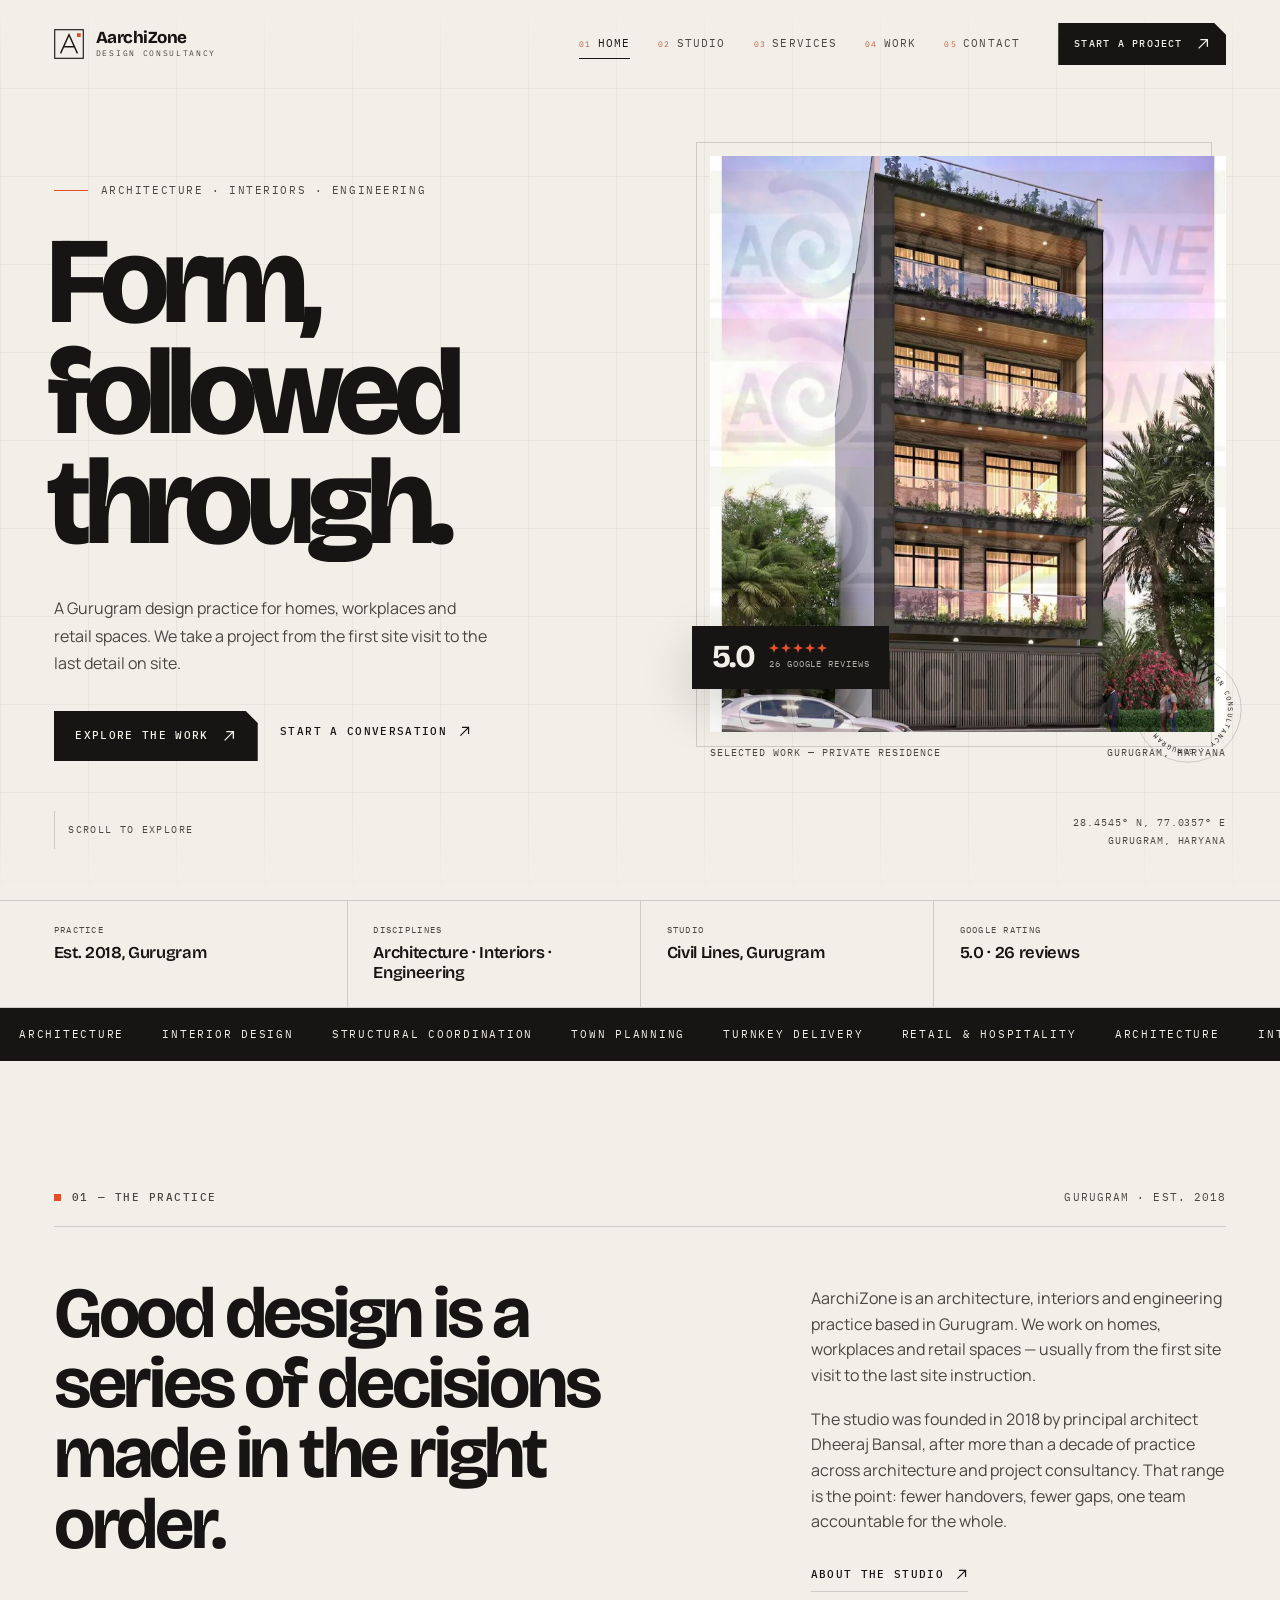
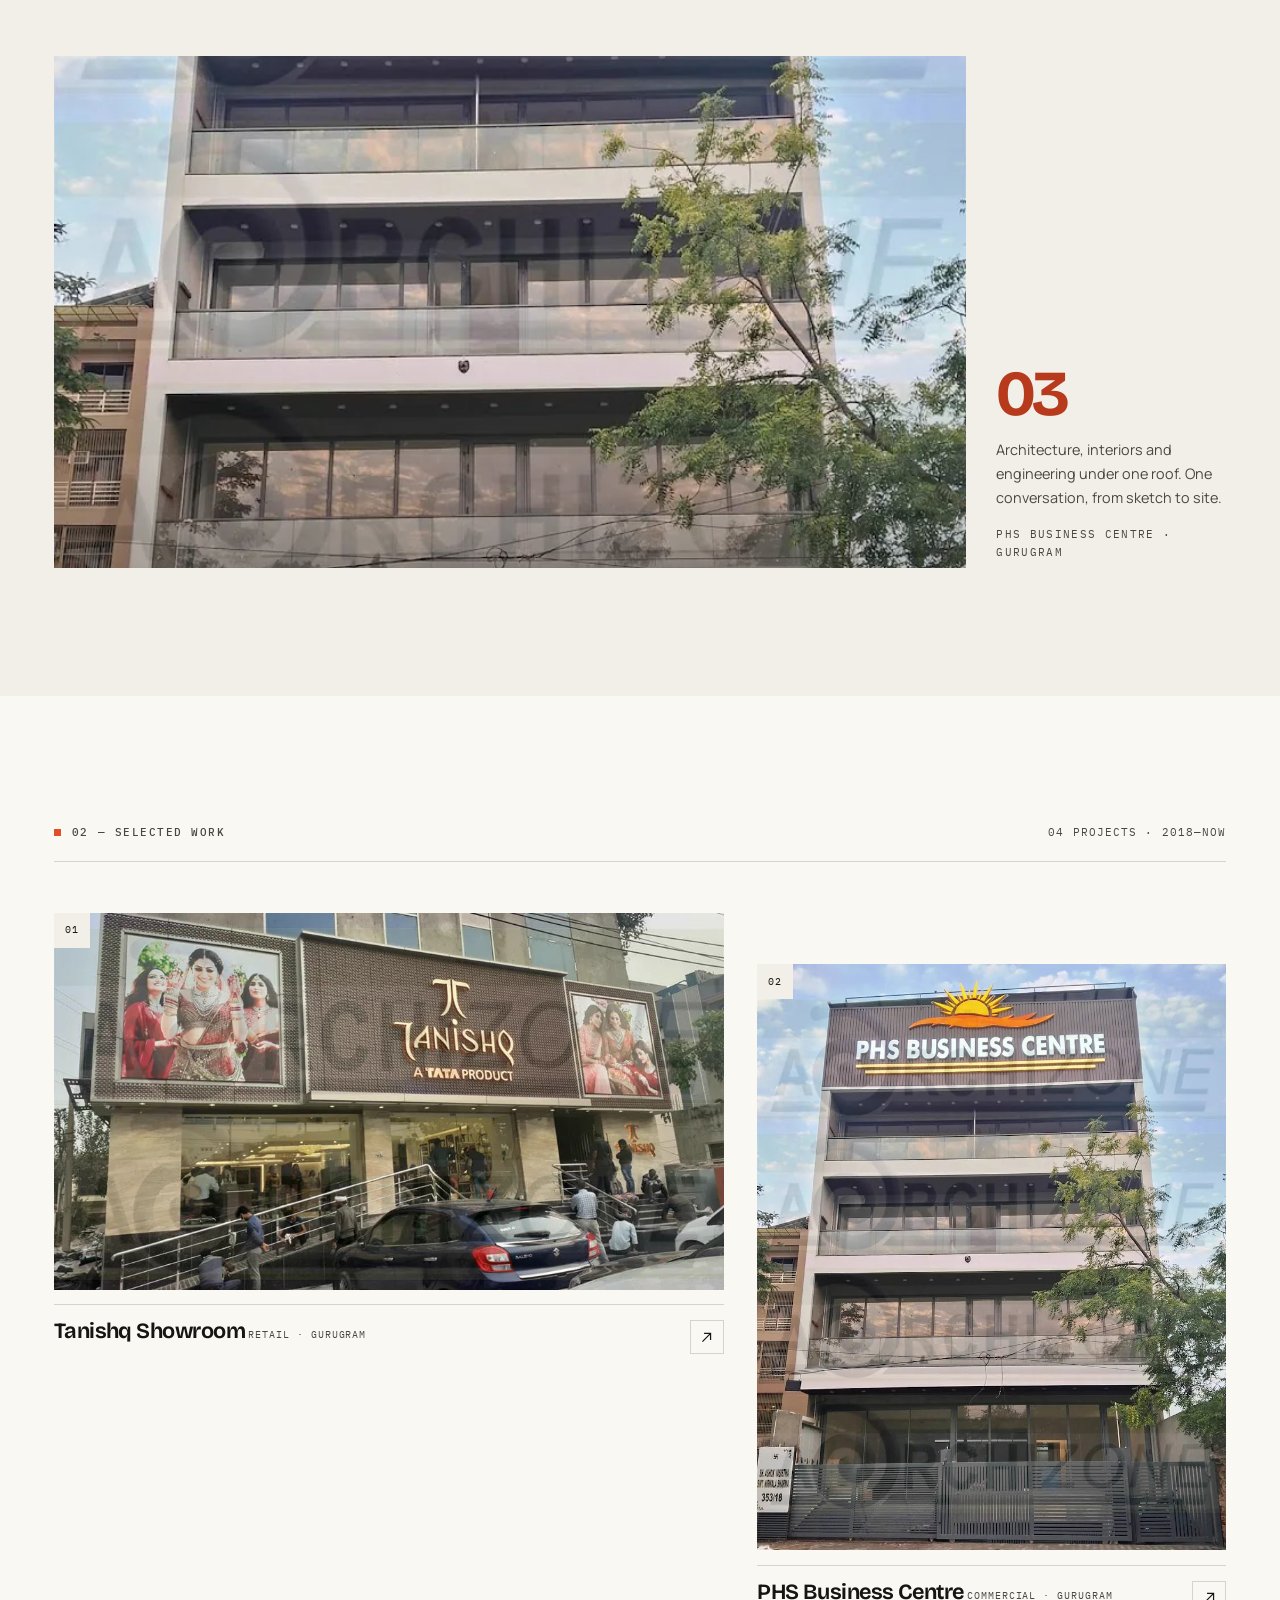
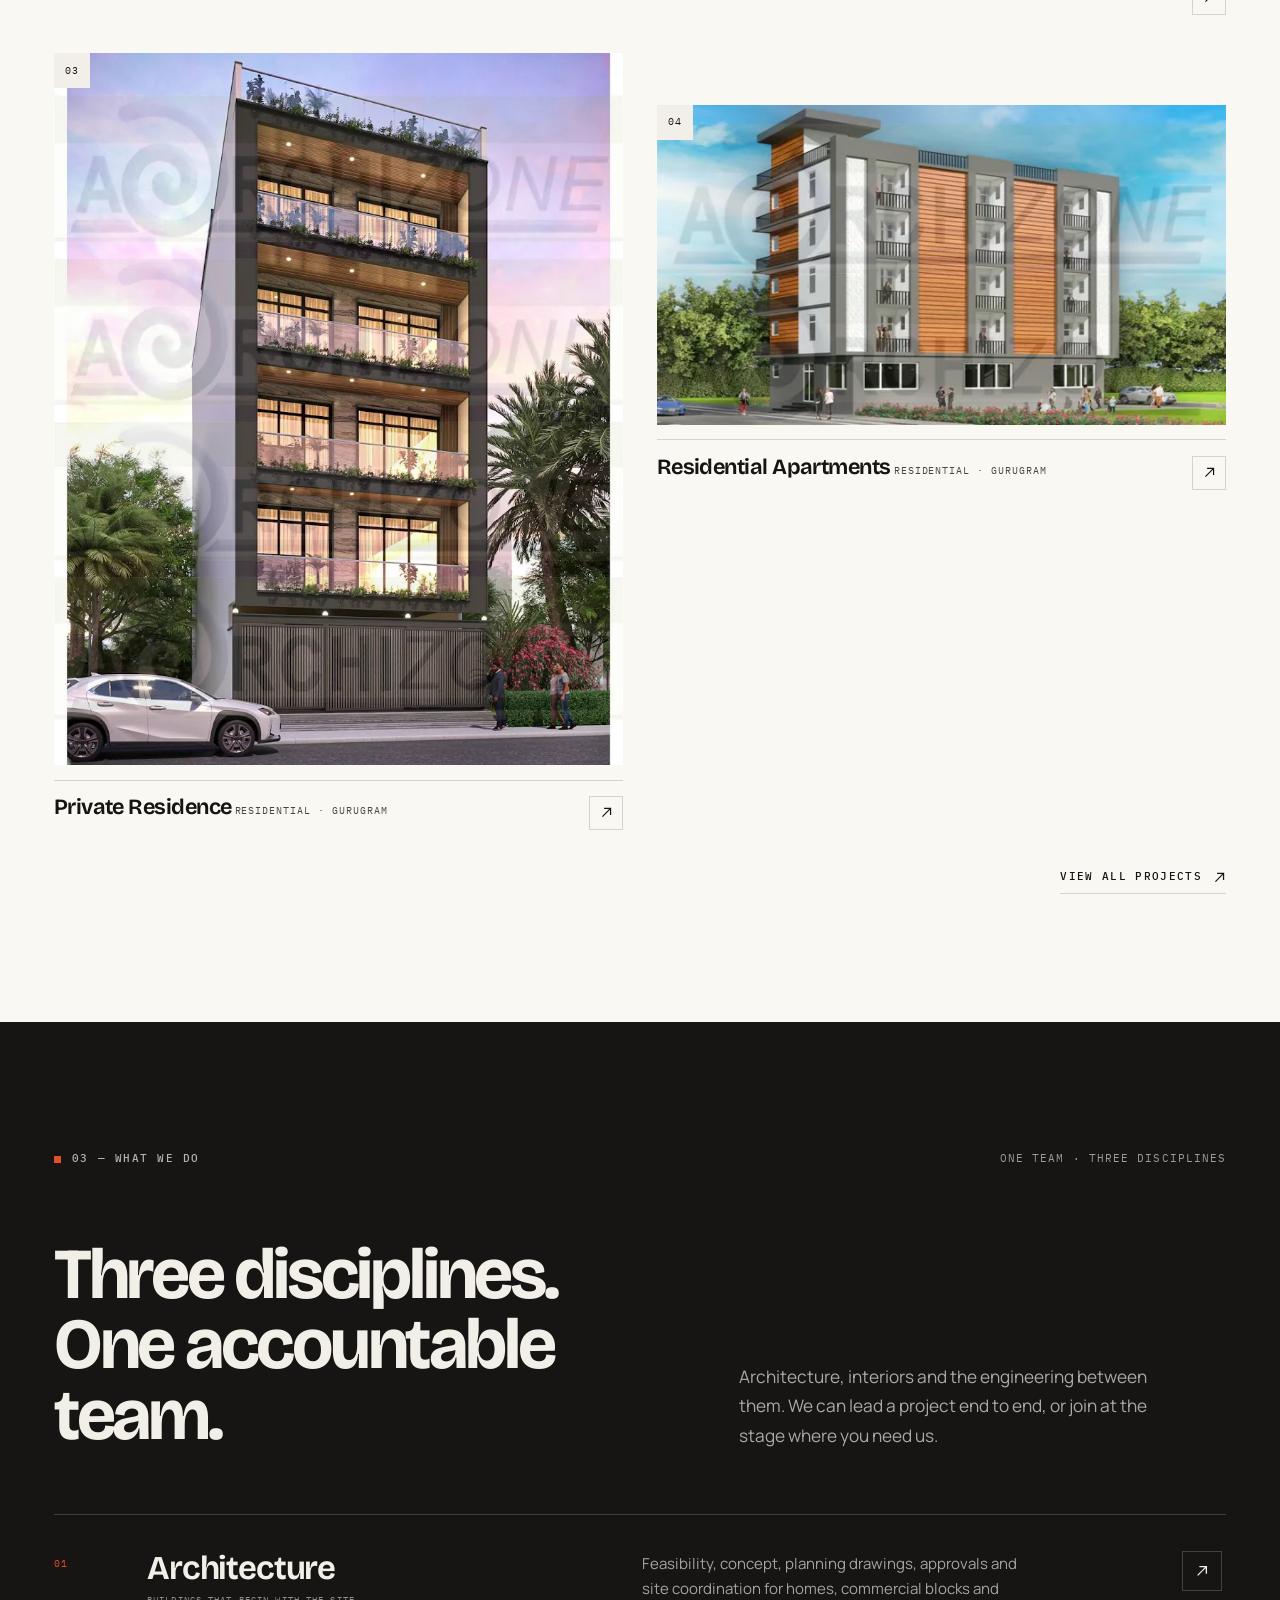
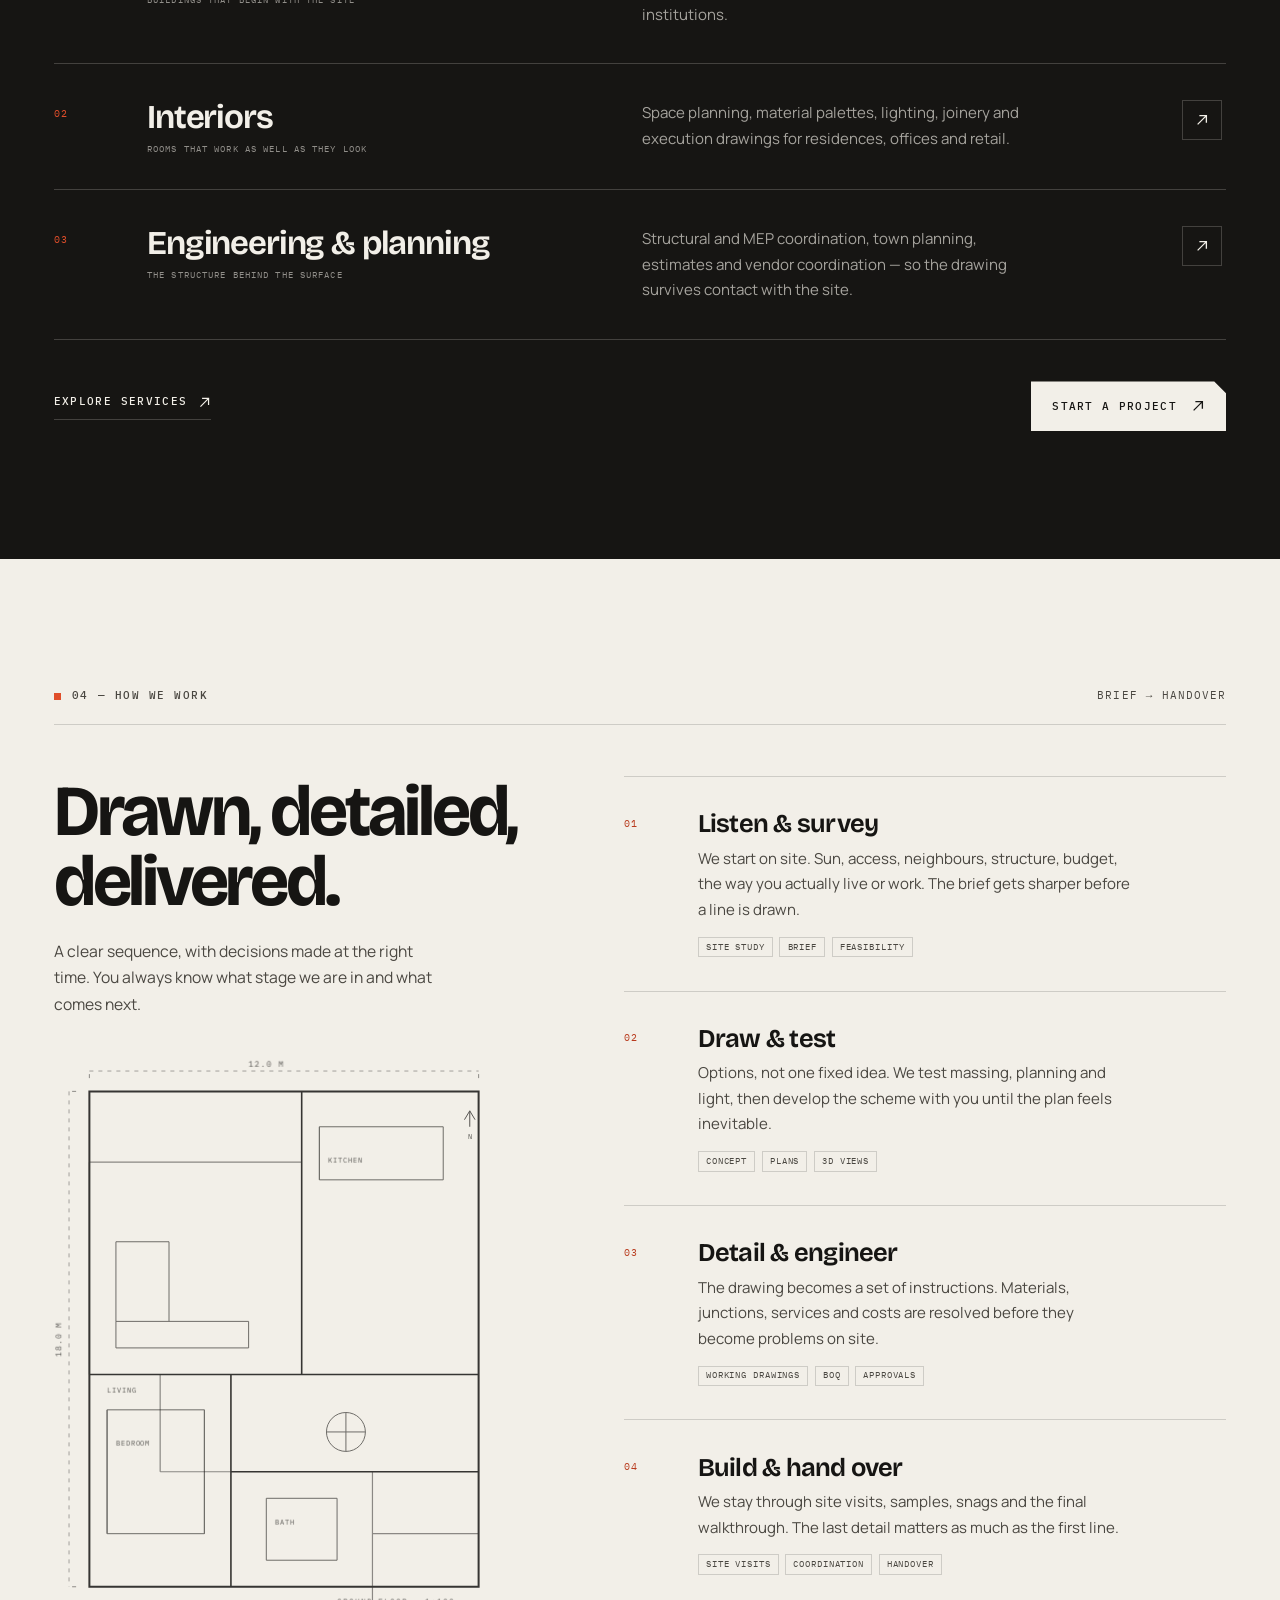
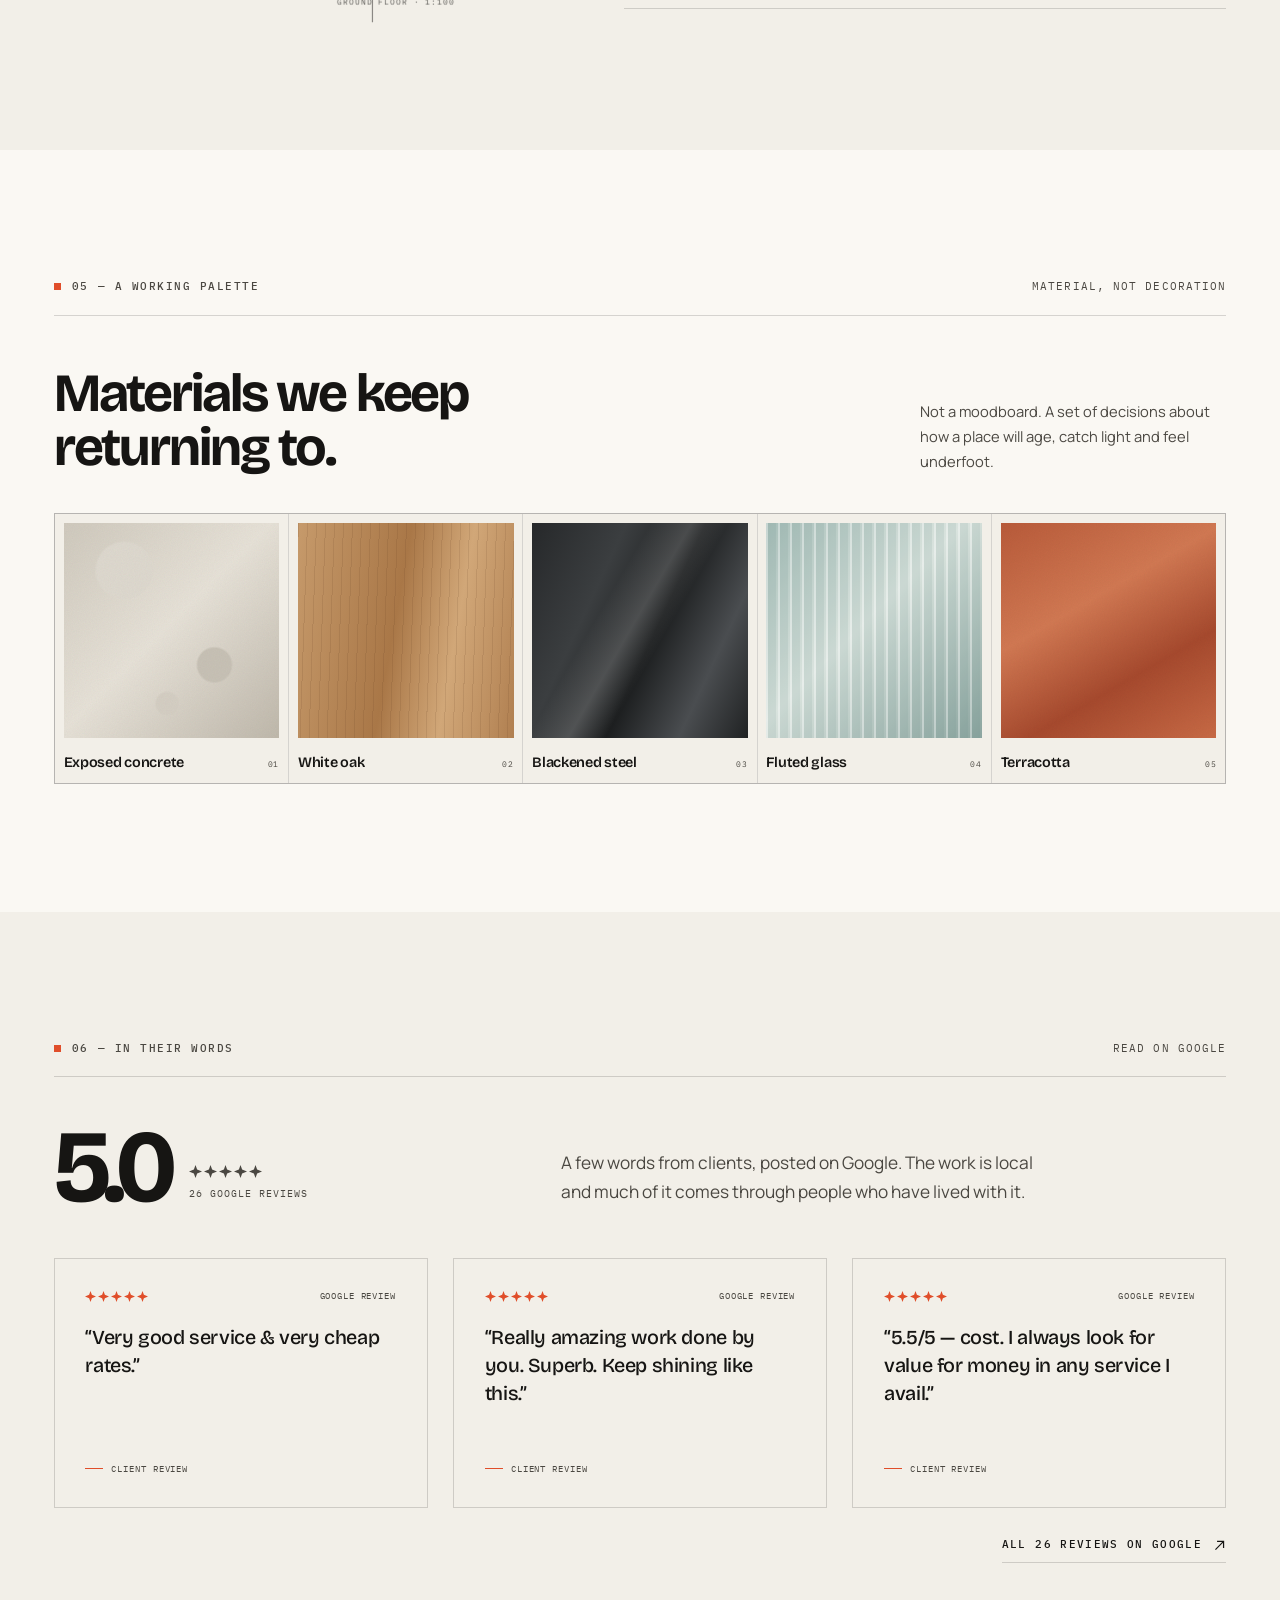
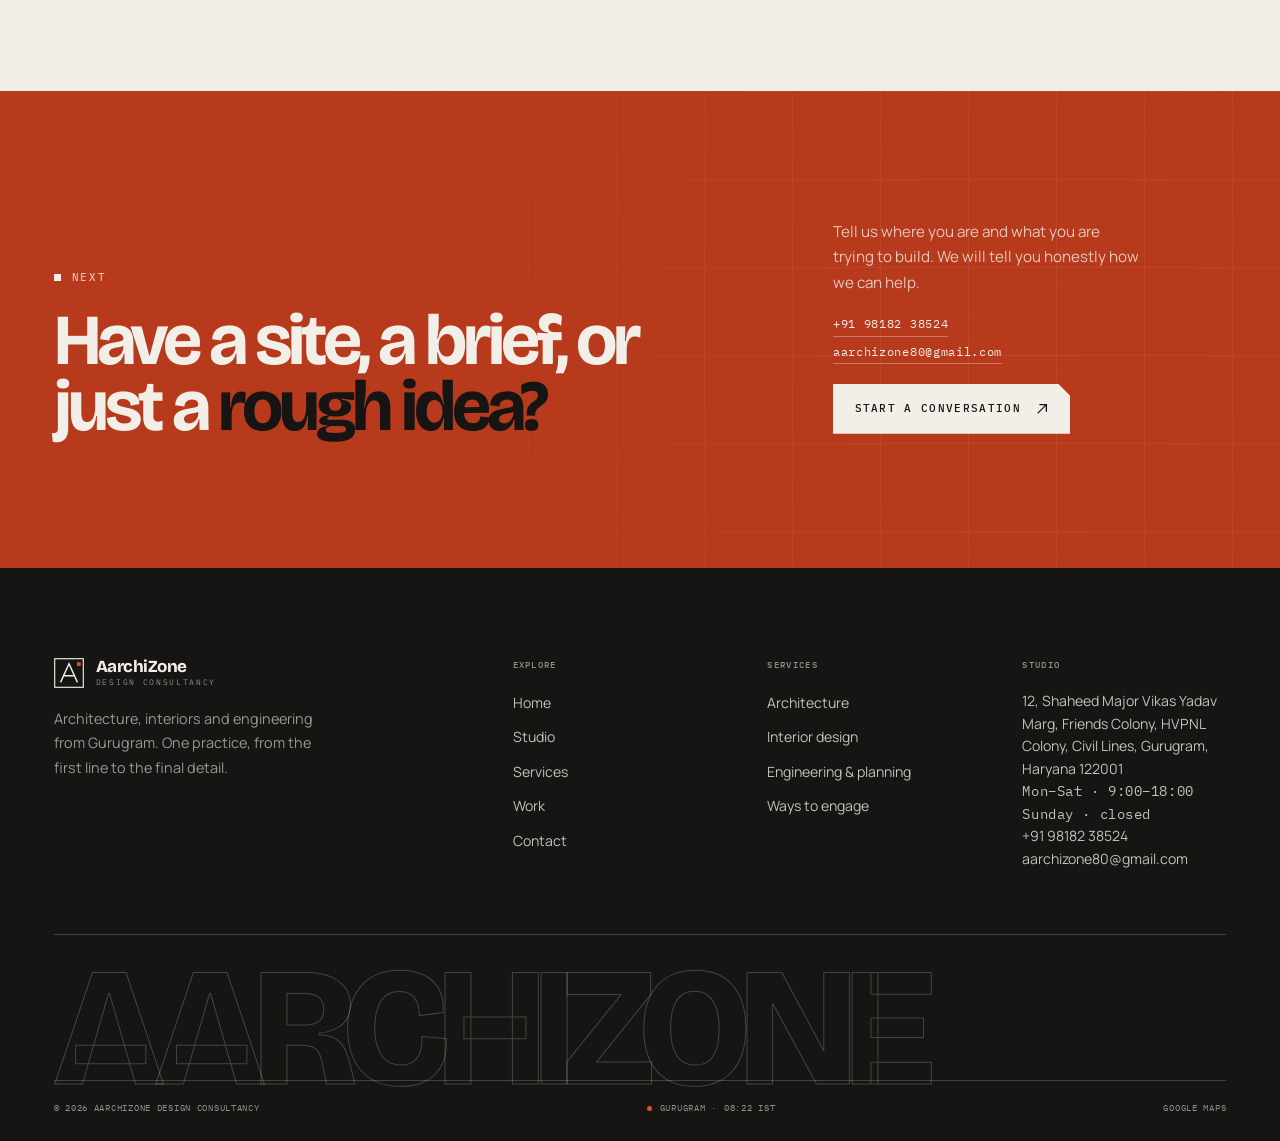
<file: index.html>
<!DOCTYPE html>
<html lang="en">
<head>
  <meta charset="utf-8">
  <meta name="viewport" content="width=device-width, initial-scale=1">
  <title>AarchiZone Design Consultancy — Architecture in Gurugram</title>
  <meta name="description" content="AarchiZone is an architecture, interior design and engineering practice in Gurugram. Residential, commercial and retail work — from first sketch to final detail.">
  <meta name="theme-color" content="#f2efe8">
  <link rel="icon" href="assets/favicon.svg" type="image/svg+xml">
  <link rel="preload" href="assets/fonts/bricolage-grotesque.woff2" as="font" type="font/woff2" crossorigin>
  <link rel="preload" href="assets/fonts/manrope.woff2" as="font" type="font/woff2" crossorigin>
  <link rel="preload" href="assets/fonts/ibm-plex-mono-400.woff2" as="font" type="font/woff2" crossorigin>
  <link rel="preload" href="assets/img/project-residence.webp" as="image" fetchpriority="high">
  <link rel="stylesheet" href="css/style.css">
  <meta property="og:type" content="website">
  <meta property="og:title" content="AarchiZone Design Consultancy — Architecture, Interiors &amp; Engineering">
  <meta property="og:description" content="A Gurugram design practice working across architecture, interiors and engineering — from the first line to the last detail.">
  <meta property="og:image" content="assets/img/og-cover.webp">
  <meta property="og:image:alt" content="A contemporary residence at dusk with planted balconies, designed by AarchiZone.">
  <meta name="twitter:card" content="summary_large_image">
  <!-- Add canonical + absolute og:url once the production domain is connected. -->
  <script>document.documentElement.classList.add("js");</script>
  <script type="application/ld+json">
  {
    "@context": "https://schema.org",
    "@type": "ProfessionalService",
    "name": "AarchiZone Design Consultancy",
    "description": "Architecture, interior design, engineering and town planning practice in Gurugram, Haryana.",
    "telephone": "+91-98182-38524",
    "email": "aarchizone80@gmail.com",
    "foundingDate": "2018",
    "founder": {
      "@type": "Person",
      "name": "Dheeraj Bansal",
      "jobTitle": "Principal Architect"
    },
    "address": {
      "@type": "PostalAddress",
      "streetAddress": "12, Shaheed Major Vikas Yadav Marg, Friends Colony, HVPNL Colony, Civil Lines",
      "addressLocality": "Gurugram",
      "addressRegion": "Haryana",
      "postalCode": "122001",
      "addressCountry": "IN"
    },
    "geo": {
      "@type": "GeoCoordinates",
      "latitude": 28.4545296,
      "longitude": 77.0357048
    },
    "openingHoursSpecification": [
      {
        "@type": "OpeningHoursSpecification",
        "dayOfWeek": ["Monday", "Tuesday", "Wednesday", "Thursday", "Friday", "Saturday"],
        "opens": "09:00",
        "closes": "18:00"
      }
    ],
    "areaServed": "Gurugram",
    "knowsAbout": ["Architecture", "Interior Design", "Structural Coordination", "Town Planning"],
    "sameAs": ["https://maps.app.goo.gl/5RbaZ3eTJ1Ez8fLD9"]
  }
  </script>
</head>
<body data-page="home">
  <a class="skip-link" href="#main">Skip to content</a>
  <div class="scroll-progress" aria-hidden="true"><span></span></div>

  <header class="site-header" data-header>
    <div class="header-inner container">
      <a class="brand" href="index.html" aria-label="AarchiZone Design Consultancy — home">
        <svg class="brand-mark" viewBox="0 0 32 32" aria-hidden="true" fill="none">
          <rect x="0.75" y="0.75" width="30.5" height="30.5" stroke="currentColor" stroke-width="1.2"/>
          <path d="M7 26 16 6l9 20M11 19h10" stroke="currentColor" stroke-width="1.5"/>
          <rect x="24.5" y="4.5" width="4" height="4" fill="#e04e2a"/>
        </svg>
        <span class="brand-text">
          <span class="brand-name">AarchiZone</span>
          <span class="brand-sub">Design Consultancy</span>
        </span>
      </a>
      <nav class="desktop-nav" aria-label="Primary">
        <a href="index.html" data-nav="home"><span>01</span>Home</a>
        <a href="about.html" data-nav="about"><span>02</span>Studio</a>
        <a href="services.html" data-nav="services"><span>03</span>Services</a>
        <a href="projects.html" data-nav="projects"><span>04</span>Work</a>
        <a href="contact.html" data-nav="contact"><span>05</span>Contact</a>
      </nav>
      <a class="btn btn--sm header-cta" href="contact.html">Start a project
        <svg viewBox="0 0 16 16" fill="none" aria-hidden="true"><path d="M3 13 13 3M5 3h8v8" stroke="currentColor" stroke-width="1.5"/></svg>
      </a>
      <button class="menu-toggle" type="button" aria-expanded="false" aria-controls="mobile-menu" aria-label="Open menu" data-menu-toggle>
        <span></span><span></span><span></span>
      </button>
    </div>
  </header>

  <div class="mobile-menu" id="mobile-menu" data-menu>
    <nav class="mobile-menu__nav" aria-label="Mobile">
      <a href="index.html" data-nav="home"><span>01</span>Home</a>
      <a href="about.html" data-nav="about"><span>02</span>Studio</a>
      <a href="services.html" data-nav="services"><span>03</span>Services</a>
      <a href="projects.html" data-nav="projects"><span>04</span>Work</a>
      <a href="contact.html" data-nav="contact"><span>05</span>Contact</a>
    </nav>
    <div class="mobile-menu__foot">
      <a href="tel:+919818238524">+91&nbsp;98182&nbsp;38524</a>
      <a href="mailto:aarchizone80@gmail.com">aarchizone80@gmail.com</a>
      <span>Gurugram, Haryana</span>
    </div>
  </div>

  <main id="main">
    <section class="hero" data-hero>
      <div class="grid-lines" aria-hidden="true"></div>
      <div class="container hero-inner">
        <div class="hero-copy">
          <p class="eyebrow">Architecture · Interiors · Engineering</p>
          <h1 class="hero-title">
            <span class="line"><span>Form,</span></span>
            <span class="line"><span>followed</span></span>
            <span class="line"><span>through.</span></span>
          </h1>
          <p class="hero-lede">A Gurugram design practice for homes, workplaces and retail spaces. We take a project from the first site visit to the last detail on site.</p>
          <div class="hero-actions">
            <a class="btn" href="projects.html">Explore the work
              <svg viewBox="0 0 16 16" fill="none" aria-hidden="true"><path d="M3 13 13 3M5 3h8v8" stroke="currentColor" stroke-width="1.5"/></svg>
            </a>
            <a class="text-link" href="contact.html">Start a conversation
              <svg viewBox="0 0 16 16" fill="none" aria-hidden="true"><path d="M3 13 13 3M5 3h8v8" stroke="currentColor" stroke-width="1.5"/></svg>
            </a>
          </div>
        </div>

        <div class="hero-visual">
          <figure class="hero-figure">
            <img src="assets/img/project-residence.webp" alt="Contemporary residence at dusk with stacked planted balconies and floor-to-ceiling glazing." width="800" height="1000" fetchpriority="high" decoding="async" data-hero-img>
            <figcaption>
              <span>Selected work — Private residence</span>
              <span>Gurugram, Haryana</span>
            </figcaption>
          </figure>
          <div class="hero-badge">
            <span class="hero-badge__num">5.0</span>
            <span class="hero-badge__meta">
              <span class="stars" role="img" aria-label="Rated 5 out of 5 stars">
                <svg viewBox="0 0 12 12" aria-hidden="true"><path d="M6 0l1.5 4.2L12 6 7.5 7.8 6 12 4.5 7.8 0 6l4.5-1.8z"/></svg>
                <svg viewBox="0 0 12 12" aria-hidden="true"><path d="M6 0l1.5 4.2L12 6 7.5 7.8 6 12 4.5 7.8 0 6l4.5-1.8z"/></svg>
                <svg viewBox="0 0 12 12" aria-hidden="true"><path d="M6 0l1.5 4.2L12 6 7.5 7.8 6 12 4.5 7.8 0 6l4.5-1.8z"/></svg>
                <svg viewBox="0 0 12 12" aria-hidden="true"><path d="M6 0l1.5 4.2L12 6 7.5 7.8 6 12 4.5 7.8 0 6l4.5-1.8z"/></svg>
                <svg viewBox="0 0 12 12" aria-hidden="true"><path d="M6 0l1.5 4.2L12 6 7.5 7.8 6 12 4.5 7.8 0 6l4.5-1.8z"/></svg>
              </span>
              <span>26 Google reviews</span>
            </span>
          </div>
          <div class="hero-stamp" aria-hidden="true">
            <svg viewBox="0 0 120 120">
              <defs><path id="stampCircle" d="M60,60 m-43,0 a43,43 0 1,1 86,0 a43,43 0 1,1 -86,0"/></defs>
              <circle cx="60" cy="60" r="57" fill="none" stroke="currentColor" stroke-width="0.6" opacity="0.3"/>
              <text font-family="IBM Plex Mono, monospace" font-size="7.2" letter-spacing="1.5" fill="currentColor">
                <textPath href="#stampCircle">AARCHIZONE · DESIGN CONSULTANCY · GURUGRAM ·</textPath>
              </text>
              <path d="M60 50v20M50 60h20" stroke="currentColor" stroke-width="0.8"/>
              <circle cx="60" cy="60" r="4" fill="none" stroke="currentColor" stroke-width="0.8"/>
            </svg>
          </div>
        </div>
      </div>

      <div class="hero-foot container">
        <a class="hero-scroll" href="#practice">
          <span class="hero-scroll__line" aria-hidden="true"></span>
          Scroll to explore
        </a>
        <p class="hero-coords">28.4545° N, 77.0357° E<br>Gurugram, Haryana</p>
      </div>
    </section>

    <div class="fact-band">
      <div class="container fact-grid">
        <div class="fact">
          <span class="fact-k">Practice</span>
          <span class="fact-v">Est. 2018, Gurugram</span>
        </div>
        <div class="fact">
          <span class="fact-k">Disciplines</span>
          <span class="fact-v">Architecture · Interiors · Engineering</span>
        </div>
        <div class="fact">
          <span class="fact-k">Studio</span>
          <span class="fact-v">Civil Lines, Gurugram</span>
        </div>
        <div class="fact">
          <span class="fact-k">Google rating</span>
          <span class="fact-v">5.0 · 26 reviews</span>
        </div>
      </div>
    </div>

    <div class="marquee" aria-hidden="true">
      <div class="marquee__track">
        <div class="marquee__group">
          <span class="marquee__item">Architecture</span>
          <span class="marquee__item">Interior design</span>
          <span class="marquee__item">Structural coordination</span>
          <span class="marquee__item">Town planning</span>
          <span class="marquee__item">Turnkey delivery</span>
          <span class="marquee__item">Retail &amp; hospitality</span>
        </div>
        <div class="marquee__group">
          <span class="marquee__item">Architecture</span>
          <span class="marquee__item">Interior design</span>
          <span class="marquee__item">Structural coordination</span>
          <span class="marquee__item">Town planning</span>
          <span class="marquee__item">Turnkey delivery</span>
          <span class="marquee__item">Retail &amp; hospitality</span>
        </div>
      </div>
    </div>

    <section class="section" id="practice">
      <div class="container">
        <div class="section-head">
          <span class="label">01 — The practice</span>
          <span class="section-head__right">Gurugram · Est. 2018</span>
        </div>
        <div class="manifesto-grid">
          <h2 class="display" data-reveal>Good design is a series of decisions made in the right order.</h2>
          <div class="manifesto-copy" data-reveal style="--delay:.1s">
            <p>AarchiZone is an architecture, interiors and engineering practice based in Gurugram. We work on homes, workplaces and retail spaces — usually from the first site visit to the last site instruction.</p>
            <p>The studio was founded in 2018 by principal architect Dheeraj Bansal, after more than a decade of practice across architecture and project consultancy. That range is the point: fewer handovers, fewer gaps, one team accountable for the whole.</p>
            <a class="text-link" href="about.html">About the studio
              <svg viewBox="0 0 16 16" fill="none" aria-hidden="true"><path d="M3 13 13 3M5 3h8v8" stroke="currentColor" stroke-width="1.5"/></svg>
            </a>
          </div>
        </div>
        <div class="manifesto-media">
          <figure data-reveal="clip">
            <img src="assets/img/project-phs.webp" alt="PHS Business Centre, a five-storey commercial building with glass balconies and dark louvre cladding." width="800" height="1000" loading="lazy" decoding="async">
            <span class="reveal-curtain" aria-hidden="true"></span>
          </figure>
          <div class="media-note" data-reveal style="--delay:.1s">
            <div class="media-note__num">03</div>
            <p>Architecture, interiors and engineering under one roof. One conversation, from sketch to site.</p>
            <span class="mono">PHS Business Centre · Gurugram</span>
          </div>
        </div>
      </div>
    </section>

    <section class="section section--paper" id="work">
      <div class="container">
        <div class="section-head">
          <span class="label">02 — Selected work</span>
          <span class="section-head__right">04 projects · 2018—now</span>
        </div>
        <div class="work-grid">
          <article class="project-card--wide">
            <button class="project-card" type="button" data-project="tanishq" aria-haspopup="dialog" data-cursor-target>
              <span class="project-card__media">
                <span class="project-card__index">01</span>
                <img src="assets/img/project-tanishq.webp" srcset="assets/img/project-tanishq-640.webp 640w, assets/img/project-tanishq.webp 960w" sizes="(max-width: 720px) 100vw, 58vw" alt="Tanishq showroom facade with a textured stone portal and illuminated brand signage." width="960" height="540" loading="lazy" decoding="async">
              </span>
              <span class="project-card__info">
                <span>
                  <span class="project-card__title">Tanishq Showroom</span>
                  <span class="project-card__meta">Retail · Gurugram</span>
                </span>
                <span class="project-card__arrow" aria-hidden="true">
                  <svg viewBox="0 0 16 16" fill="none"><path d="M3 13 13 3M5 3h8v8" stroke="currentColor" stroke-width="1.5"/></svg>
                </span>
              </span>
            </button>
          </article>

          <article class="project-card--narrow project-card--offset">
            <button class="project-card" type="button" data-project="phs" aria-haspopup="dialog" data-cursor-target>
              <span class="project-card__media">
                <span class="project-card__index">02</span>
                <img src="assets/img/project-phs.webp" srcset="assets/img/project-phs-640.webp 640w, assets/img/project-phs.webp 800w" sizes="(max-width: 720px) 100vw, 40vw" alt="PHS Business Centre, a five-storey commercial building with glass balconies and dark louvre cladding." width="800" height="1000" loading="lazy" decoding="async">
              </span>
              <span class="project-card__info">
                <span>
                  <span class="project-card__title">PHS Business Centre</span>
                  <span class="project-card__meta">Commercial · Gurugram</span>
                </span>
                <span class="project-card__arrow" aria-hidden="true">
                  <svg viewBox="0 0 16 16" fill="none"><path d="M3 13 13 3M5 3h8v8" stroke="currentColor" stroke-width="1.5"/></svg>
                </span>
              </span>
            </button>
          </article>

          <article class="project-card--half">
            <button class="project-card" type="button" data-project="residence" aria-haspopup="dialog" data-cursor-target>
              <span class="project-card__media">
                <span class="project-card__index">03</span>
                <img src="assets/img/project-residence.webp" srcset="assets/img/project-residence-640.webp 640w, assets/img/project-residence.webp 800w" sizes="(max-width: 720px) 100vw, 48vw" alt="Contemporary residence at dusk with stacked planted balconies and floor-to-ceiling glazing." width="800" height="1000" loading="lazy" decoding="async">
              </span>
              <span class="project-card__info">
                <span>
                  <span class="project-card__title">Private Residence</span>
                  <span class="project-card__meta">Residential · Gurugram</span>
                </span>
                <span class="project-card__arrow" aria-hidden="true">
                  <svg viewBox="0 0 16 16" fill="none"><path d="M3 13 13 3M5 3h8v8" stroke="currentColor" stroke-width="1.5"/></svg>
                </span>
              </span>
            </button>
          </article>

          <article class="project-card--half project-card--landscape project-card--offset">
            <button class="project-card" type="button" data-project="apartments" aria-haspopup="dialog" data-cursor-target>
              <span class="project-card__media">
                <span class="project-card__index">04</span>
                <img src="assets/img/project-apartments.webp" srcset="assets/img/project-apartments-640.webp 640w, assets/img/project-apartments.webp 960w" sizes="(max-width: 720px) 100vw, 48vw" alt="Five-storey residential building with orange louvre panels, white bays and recessed balconies." width="960" height="540" loading="lazy" decoding="async">
              </span>
              <span class="project-card__info">
                <span>
                  <span class="project-card__title">Residential Apartments</span>
                  <span class="project-card__meta">Residential · Gurugram</span>
                </span>
                <span class="project-card__arrow" aria-hidden="true">
                  <svg viewBox="0 0 16 16" fill="none"><path d="M3 13 13 3M5 3h8v8" stroke="currentColor" stroke-width="1.5"/></svg>
                </span>
              </span>
            </button>
          </article>
        </div>
        <div class="work-foot">
          <a class="text-link" href="projects.html">View all projects
            <svg viewBox="0 0 16 16" fill="none" aria-hidden="true"><path d="M3 13 13 3M5 3h8v8" stroke="currentColor" stroke-width="1.5"/></svg>
          </a>
        </div>
      </div>
    </section>

    <section class="section services-dark" id="services">
      <div class="container">
        <div class="section-head">
          <span class="label label--light">03 — What we do</span>
          <span class="section-head__right">One team · Three disciplines</span>
        </div>
        <div class="services-intro">
          <h2 class="display" data-reveal>Three disciplines. One accountable team.</h2>
          <p class="lede" data-reveal style="--delay:.1s">Architecture, interiors and the engineering between them. We can lead a project end to end, or join at the stage where you need us.</p>
        </div>
        <div class="service-list-wrap">
          <a class="service-row" href="services.html#architecture">
            <span class="service-row__num">01</span>
            <span class="service-row__title">Architecture<span>Buildings that begin with the site</span></span>
            <span class="service-row__desc">Feasibility, concept, planning drawings, approvals and site coordination for homes, commercial blocks and institutions.</span>
            <span class="service-row__arrow" aria-hidden="true">
              <svg viewBox="0 0 16 16" fill="none"><path d="M3 13 13 3M5 3h8v8" stroke="currentColor" stroke-width="1.5"/></svg>
            </span>
          </a>
          <a class="service-row" href="services.html#interiors">
            <span class="service-row__num">02</span>
            <span class="service-row__title">Interiors<span>Rooms that work as well as they look</span></span>
            <span class="service-row__desc">Space planning, material palettes, lighting, joinery and execution drawings for residences, offices and retail.</span>
            <span class="service-row__arrow" aria-hidden="true">
              <svg viewBox="0 0 16 16" fill="none"><path d="M3 13 13 3M5 3h8v8" stroke="currentColor" stroke-width="1.5"/></svg>
            </span>
          </a>
          <a class="service-row" href="services.html#engineering">
            <span class="service-row__num">03</span>
            <span class="service-row__title">Engineering &amp; planning<span>The structure behind the surface</span></span>
            <span class="service-row__desc">Structural and MEP coordination, town planning, estimates and vendor coordination — so the drawing survives contact with the site.</span>
            <span class="service-row__arrow" aria-hidden="true">
              <svg viewBox="0 0 16 16" fill="none"><path d="M3 13 13 3M5 3h8v8" stroke="currentColor" stroke-width="1.5"/></svg>
            </span>
          </a>
        </div>
        <div class="services-foot">
          <a class="text-link text-link--light" href="services.html">Explore services
            <svg viewBox="0 0 16 16" fill="none" aria-hidden="true"><path d="M3 13 13 3M5 3h8v8" stroke="currentColor" stroke-width="1.5"/></svg>
          </a>
          <a class="btn btn--light" href="contact.html">Start a project
            <svg viewBox="0 0 16 16" fill="none" aria-hidden="true"><path d="M3 13 13 3M5 3h8v8" stroke="currentColor" stroke-width="1.5"/></svg>
          </a>
        </div>
      </div>
    </section>

    <section class="section" id="process">
      <div class="container">
        <div class="section-head">
          <span class="label">04 — How we work</span>
          <span class="section-head__right">Brief → handover</span>
        </div>
        <div class="process-grid">
          <div class="process-sticky">
            <h2 class="display" data-reveal>Drawn, detailed, delivered.</h2>
            <p class="lede" data-reveal style="--delay:.1s">A clear sequence, with decisions made at the right time. You always know what stage we are in and what comes next.</p>
            <div class="plan" data-plan aria-hidden="true">
              <svg viewBox="0 0 520 640" fill="none" stroke="currentColor">
                <g opacity="0.85">
                  <path class="draw" style="--i:0" pathLength="1" d="M40 40h440v560H40z" stroke-width="2"/>
                  <path class="draw" style="--i:1" pathLength="1" d="M280 40v320M40 360h440M200 360v240M200 470h280" stroke-width="1.6"/>
                  <path class="draw" style="--i:2" pathLength="1" d="M40 120h240M40 120v240" stroke-width="1.2" opacity="0.55"/>
                  <path class="draw" style="--i:3" pathLength="1" d="M120 360v110M120 470h80" stroke-width="1.2" opacity="0.55"/>
                  <path class="draw" style="--i:4" pathLength="1" d="M360 470v170M360 540h120" stroke-width="1.2" opacity="0.55"/>
                </g>
                <g opacity="0.6">
                  <path class="draw" style="--i:5" pathLength="1" d="M70 300h150v30H70zM70 300v-90h60v90" stroke-width="1"/>
                  <path class="draw" style="--i:6" pathLength="1" d="M300 80h140v60H300zM300 80v60" stroke-width="1"/>
                  <path class="draw" style="--i:7" pathLength="1" d="M60 400h110v140H60zM60 400v140M170 400v140" stroke-width="1"/>
                  <path class="draw" style="--i:8" pathLength="1" d="M240 500h80v70h-80z" stroke-width="1"/>
                  <circle class="draw" style="--i:9" pathLength="1" cx="330" cy="425" r="22" stroke-width="1"/>
                  <path class="draw" style="--i:10" pathLength="1" d="M330 403v44M308 425h44" stroke-width="1"/>
                </g>
                <g opacity="0.45" stroke-dasharray="4 5">
                  <path d="M40 25v-8M480 25v-8M25 40h-8M25 600h-8" stroke-width="1"/>
                  <path d="M40 17h440M17 40v560" stroke-width="0.8"/>
                </g>
                <g font-family="IBM Plex Mono, monospace" fill="currentColor" stroke="none" opacity="0.7">
                  <text x="240" y="12" font-size="9" text-anchor="middle" letter-spacing="1">12.0 M</text>
                  <text x="8" y="320" font-size="9" text-anchor="middle" letter-spacing="1" transform="rotate(-90 8 320)">18.0 M</text>
                  <text x="320" y="620" font-size="9" letter-spacing="1">GROUND FLOOR · 1:100</text>
                  <text x="60" y="380" font-size="8" letter-spacing="1">LIVING</text>
                  <text x="310" y="120" font-size="8" letter-spacing="1">KITCHEN</text>
                  <text x="70" y="440" font-size="8" letter-spacing="1">BEDROOM</text>
                  <text x="250" y="530" font-size="8" letter-spacing="1">BATH</text>
                </g>
                <g opacity="0.7">
                  <path d="M470 80v-18M470 62l-6 10M470 62l6 10" stroke-width="1"/>
                  <text x="470" y="94" font-family="IBM Plex Mono, monospace" font-size="8" text-anchor="middle" fill="currentColor" stroke="none">N</text>
                </g>
              </svg>
            </div>
          </div>
          <div class="process-steps">
            <article class="process-step" data-reveal>
              <span class="process-step__num">01</span>
              <div>
                <h3 class="process-step__title">Listen &amp; survey</h3>
                <p class="process-step__copy">We start on site. Sun, access, neighbours, structure, budget, the way you actually live or work. The brief gets sharper before a line is drawn.</p>
                <div class="process-step__tags"><span class="tag">Site study</span><span class="tag">Brief</span><span class="tag">Feasibility</span></div>
              </div>
            </article>
            <article class="process-step" data-reveal>
              <span class="process-step__num">02</span>
              <div>
                <h3 class="process-step__title">Draw &amp; test</h3>
                <p class="process-step__copy">Options, not one fixed idea. We test massing, planning and light, then develop the scheme with you until the plan feels inevitable.</p>
                <div class="process-step__tags"><span class="tag">Concept</span><span class="tag">Plans</span><span class="tag">3D views</span></div>
              </div>
            </article>
            <article class="process-step" data-reveal>
              <span class="process-step__num">03</span>
              <div>
                <h3 class="process-step__title">Detail &amp; engineer</h3>
                <p class="process-step__copy">The drawing becomes a set of instructions. Materials, junctions, services and costs are resolved before they become problems on site.</p>
                <div class="process-step__tags"><span class="tag">Working drawings</span><span class="tag">BOQ</span><span class="tag">Approvals</span></div>
              </div>
            </article>
            <article class="process-step" data-reveal>
              <span class="process-step__num">04</span>
              <div>
                <h3 class="process-step__title">Build &amp; hand over</h3>
                <p class="process-step__copy">We stay through site visits, samples, snags and the final walkthrough. The last detail matters as much as the first line.</p>
                <div class="process-step__tags"><span class="tag">Site visits</span><span class="tag">Coordination</span><span class="tag">Handover</span></div>
              </div>
            </article>
          </div>
        </div>
      </div>
    </section>

    <section class="section section--paper" id="materials">
      <div class="container">
        <div class="section-head">
          <span class="label">05 — A working palette</span>
          <span class="section-head__right">Material, not decoration</span>
        </div>
        <div class="materials-head">
          <h2 class="h2" data-reveal>Materials we keep returning to.</h2>
          <p data-reveal style="--delay:.1s">Not a moodboard. A set of decisions about how a place will age, catch light and feel underfoot.</p>
        </div>
        <div class="material-grid" data-reveal>
          <div class="material">
            <div class="material__swatch swatch-concrete" aria-hidden="true"></div>
            <div class="material__meta"><span class="material__name">Exposed concrete</span><span class="material__num">01</span></div>
          </div>
          <div class="material">
            <div class="material__swatch swatch-oak" aria-hidden="true"></div>
            <div class="material__meta"><span class="material__name">White oak</span><span class="material__num">02</span></div>
          </div>
          <div class="material">
            <div class="material__swatch swatch-steel" aria-hidden="true"></div>
            <div class="material__meta"><span class="material__name">Blackened steel</span><span class="material__num">03</span></div>
          </div>
          <div class="material">
            <div class="material__swatch swatch-glass" aria-hidden="true"></div>
            <div class="material__meta"><span class="material__name">Fluted glass</span><span class="material__num">04</span></div>
          </div>
          <div class="material">
            <div class="material__swatch swatch-terracotta" aria-hidden="true"></div>
            <div class="material__meta"><span class="material__name">Terracotta</span><span class="material__num">05</span></div>
          </div>
        </div>
      </div>
    </section>

    <section class="section" id="reviews">
      <div class="container">
        <div class="section-head">
          <span class="label">06 — In their words</span>
          <a class="section-head__right" href="https://search.google.com/local/reviews?placeid=ChIJl_zpMSUZDTkREICyxFsfy58" target="_blank" rel="noopener">Read on Google</a>
        </div>
        <div class="reviews-top">
          <div class="rating-block" data-reveal>
            <span class="rating-num">5.0</span>
            <span class="rating-meta">
              <span class="stars" role="img" aria-label="Rated 5 out of 5 stars">
                <svg viewBox="0 0 12 12" aria-hidden="true"><path d="M6 0l1.5 4.2L12 6 7.5 7.8 6 12 4.5 7.8 0 6l4.5-1.8z"/></svg>
                <svg viewBox="0 0 12 12" aria-hidden="true"><path d="M6 0l1.5 4.2L12 6 7.5 7.8 6 12 4.5 7.8 0 6l4.5-1.8z"/></svg>
                <svg viewBox="0 0 12 12" aria-hidden="true"><path d="M6 0l1.5 4.2L12 6 7.5 7.8 6 12 4.5 7.8 0 6l4.5-1.8z"/></svg>
                <svg viewBox="0 0 12 12" aria-hidden="true"><path d="M6 0l1.5 4.2L12 6 7.5 7.8 6 12 4.5 7.8 0 6l4.5-1.8z"/></svg>
                <svg viewBox="0 0 12 12" aria-hidden="true"><path d="M6 0l1.5 4.2L12 6 7.5 7.8 6 12 4.5 7.8 0 6l4.5-1.8z"/></svg>
              </span>
              <span>26 Google reviews</span>
            </span>
          </div>
          <p class="lede" data-reveal style="--delay:.1s">A few words from clients, posted on Google. The work is local and much of it comes through people who have lived with it.</p>
        </div>
        <div class="reviews-grid">
          <article class="review" data-reveal>
            <div class="review__top">
              <span class="stars" role="img" aria-label="Rated 5 out of 5 stars">
                <svg viewBox="0 0 12 12" aria-hidden="true"><path d="M6 0l1.5 4.2L12 6 7.5 7.8 6 12 4.5 7.8 0 6l4.5-1.8z"/></svg>
                <svg viewBox="0 0 12 12" aria-hidden="true"><path d="M6 0l1.5 4.2L12 6 7.5 7.8 6 12 4.5 7.8 0 6l4.5-1.8z"/></svg>
                <svg viewBox="0 0 12 12" aria-hidden="true"><path d="M6 0l1.5 4.2L12 6 7.5 7.8 6 12 4.5 7.8 0 6l4.5-1.8z"/></svg>
                <svg viewBox="0 0 12 12" aria-hidden="true"><path d="M6 0l1.5 4.2L12 6 7.5 7.8 6 12 4.5 7.8 0 6l4.5-1.8z"/></svg>
                <svg viewBox="0 0 12 12" aria-hidden="true"><path d="M6 0l1.5 4.2L12 6 7.5 7.8 6 12 4.5 7.8 0 6l4.5-1.8z"/></svg>
              </span>
              <span class="review__src">Google review</span>
            </div>
            <blockquote class="review__quote">“Very good service &amp; very cheap rates.”</blockquote>
            <span class="review__by">Client review</span>
          </article>
          <article class="review" data-reveal style="--delay:.08s">
            <div class="review__top">
              <span class="stars" role="img" aria-label="Rated 5 out of 5 stars">
                <svg viewBox="0 0 12 12" aria-hidden="true"><path d="M6 0l1.5 4.2L12 6 7.5 7.8 6 12 4.5 7.8 0 6l4.5-1.8z"/></svg>
                <svg viewBox="0 0 12 12" aria-hidden="true"><path d="M6 0l1.5 4.2L12 6 7.5 7.8 6 12 4.5 7.8 0 6l4.5-1.8z"/></svg>
                <svg viewBox="0 0 12 12" aria-hidden="true"><path d="M6 0l1.5 4.2L12 6 7.5 7.8 6 12 4.5 7.8 0 6l4.5-1.8z"/></svg>
                <svg viewBox="0 0 12 12" aria-hidden="true"><path d="M6 0l1.5 4.2L12 6 7.5 7.8 6 12 4.5 7.8 0 6l4.5-1.8z"/></svg>
                <svg viewBox="0 0 12 12" aria-hidden="true"><path d="M6 0l1.5 4.2L12 6 7.5 7.8 6 12 4.5 7.8 0 6l4.5-1.8z"/></svg>
              </span>
              <span class="review__src">Google review</span>
            </div>
            <blockquote class="review__quote">“Really amazing work done by you. Superb. Keep shining like this.”</blockquote>
            <span class="review__by">Client review</span>
          </article>
          <article class="review" data-reveal style="--delay:.16s">
            <div class="review__top">
              <span class="stars" role="img" aria-label="Rated 5 out of 5 stars">
                <svg viewBox="0 0 12 12" aria-hidden="true"><path d="M6 0l1.5 4.2L12 6 7.5 7.8 6 12 4.5 7.8 0 6l4.5-1.8z"/></svg>
                <svg viewBox="0 0 12 12" aria-hidden="true"><path d="M6 0l1.5 4.2L12 6 7.5 7.8 6 12 4.5 7.8 0 6l4.5-1.8z"/></svg>
                <svg viewBox="0 0 12 12" aria-hidden="true"><path d="M6 0l1.5 4.2L12 6 7.5 7.8 6 12 4.5 7.8 0 6l4.5-1.8z"/></svg>
                <svg viewBox="0 0 12 12" aria-hidden="true"><path d="M6 0l1.5 4.2L12 6 7.5 7.8 6 12 4.5 7.8 0 6l4.5-1.8z"/></svg>
                <svg viewBox="0 0 12 12" aria-hidden="true"><path d="M6 0l1.5 4.2L12 6 7.5 7.8 6 12 4.5 7.8 0 6l4.5-1.8z"/></svg>
              </span>
              <span class="review__src">Google review</span>
            </div>
            <blockquote class="review__quote">“5.5/5 — cost. I always look for value for money in any service I avail.”</blockquote>
            <span class="review__by">Client review</span>
          </article>
        </div>
        <div class="reviews-foot">
          <a class="text-link" href="https://search.google.com/local/reviews?placeid=ChIJl_zpMSUZDTkREICyxFsfy58" target="_blank" rel="noopener">All 26 reviews on Google
            <svg viewBox="0 0 16 16" fill="none" aria-hidden="true"><path d="M3 13 13 3M5 3h8v8" stroke="currentColor" stroke-width="1.5"/></svg>
          </a>
        </div>
      </div>
    </section>

    <section class="section cta">
      <div class="container cta-inner">
        <div>
          <span class="label">Next</span>
          <h2 class="cta-title">Have a site, a brief, or just a <em>rough idea?</em></h2>
        </div>
        <div class="cta-right">
          <p>Tell us where you are and what you are trying to build. We will tell you honestly how we can help.</p>
          <div class="cta-contacts">
            <a href="tel:+919818238524">+91&nbsp;98182&nbsp;38524</a>
            <a href="mailto:aarchizone80@gmail.com">aarchizone80@gmail.com</a>
          </div>
          <a class="btn btn--light" href="contact.html">Start a conversation
            <svg viewBox="0 0 16 16" fill="none" aria-hidden="true"><path d="M3 13 13 3M5 3h8v8" stroke="currentColor" stroke-width="1.5"/></svg>
          </a>
        </div>
      </div>
    </section>
  </main>

  <footer class="site-footer">
    <div class="container">
      <div class="footer-grid">
        <div class="footer-brand">
          <a class="brand" href="index.html" aria-label="AarchiZone Design Consultancy — home">
            <svg class="brand-mark" viewBox="0 0 32 32" aria-hidden="true" fill="none">
              <rect x="0.75" y="0.75" width="30.5" height="30.5" stroke="currentColor" stroke-width="1.2"/>
              <path d="M7 26 16 6l9 20M11 19h10" stroke="currentColor" stroke-width="1.5"/>
              <rect x="24.5" y="4.5" width="4" height="4" fill="#e04e2a"/>
            </svg>
            <span class="brand-text">
              <span class="brand-name">AarchiZone</span>
              <span class="brand-sub">Design Consultancy</span>
            </span>
          </a>
          <p>Architecture, interiors and engineering from Gurugram. One practice, from the first line to the final detail.</p>
        </div>
        <div class="footer-col">
          <h3>Explore</h3>
          <ul>
            <li><a href="index.html">Home</a></li>
            <li><a href="about.html">Studio</a></li>
            <li><a href="services.html">Services</a></li>
            <li><a href="projects.html">Work</a></li>
            <li><a href="contact.html">Contact</a></li>
          </ul>
        </div>
        <div class="footer-col">
          <h3>Services</h3>
          <ul>
            <li><a href="services.html#architecture">Architecture</a></li>
            <li><a href="services.html#interiors">Interior design</a></li>
            <li><a href="services.html#engineering">Engineering &amp; planning</a></li>
            <li><a href="services.html#engage">Ways to engage</a></li>
          </ul>
        </div>
        <div class="footer-col">
          <h3>Studio</h3>
          <address>12, Shaheed Major Vikas Yadav Marg, Friends Colony, HVPNL Colony, Civil Lines, Gurugram, Haryana 122001</address>
          <p class="footer-hours">Mon–Sat · 9:00–18:00<br>Sunday · closed</p>
          <p><a href="tel:+919818238524">+91&nbsp;98182&nbsp;38524</a><br><a href="mailto:aarchizone80@gmail.com">aarchizone80@gmail.com</a></p>
        </div>
      </div>
      <div class="footer-wordmark" aria-hidden="true"><span>AARCHIZONE</span></div>
      <div class="footer-bottom">
        <span>© <span data-year>2026</span> AarchiZone Design Consultancy</span>
        <span class="local-time">Gurugram · <span data-time>--:-- IST</span></span>
        <a href="https://maps.app.goo.gl/5RbaZ3eTJ1Ez8fLD9" target="_blank" rel="noopener">Google Maps</a>
      </div>
    </div>
  </footer>

  <div class="cursor-label" data-cursor aria-hidden="true">View</div>

  <dialog class="project-dialog" data-project-dialog aria-labelledby="dialog-title">
    <div class="dialog-head">
      <span data-dialog-category>Project</span>
      <button class="dialog-close" type="button" data-dialog-close aria-label="Close project">
        <svg viewBox="0 0 16 16" fill="none" aria-hidden="true"><path d="M3 3l10 10M13 3 3 13" stroke="currentColor" stroke-width="1.5"/></svg>
      </button>
    </div>
    <div class="dialog-media">
      <img data-dialog-image src="assets/img/project-residence.webp" alt="" width="1200" height="800">
    </div>
    <div class="dialog-body">
      <div>
        <h2 id="dialog-title" data-dialog-title>Project</h2>
        <span class="mono">Selected work · AarchiZone</span>
      </div>
      <div>
        <p data-dialog-body></p>
        <dl class="dialog-facts">
          <div class="dialog-fact"><dt>Scope</dt><dd data-dialog-scope></dd></div>
          <div class="dialog-fact"><dt>Typology</dt><dd data-dialog-typology></dd></div>
          <div class="dialog-fact"><dt>Location</dt><dd data-dialog-location></dd></div>
          <div class="dialog-fact"><dt>Status</dt><dd data-dialog-status></dd></div>
        </dl>
      </div>
    </div>
  </dialog>

  <script src="js/main.js" defer></script>
</body>
</html>
</file>
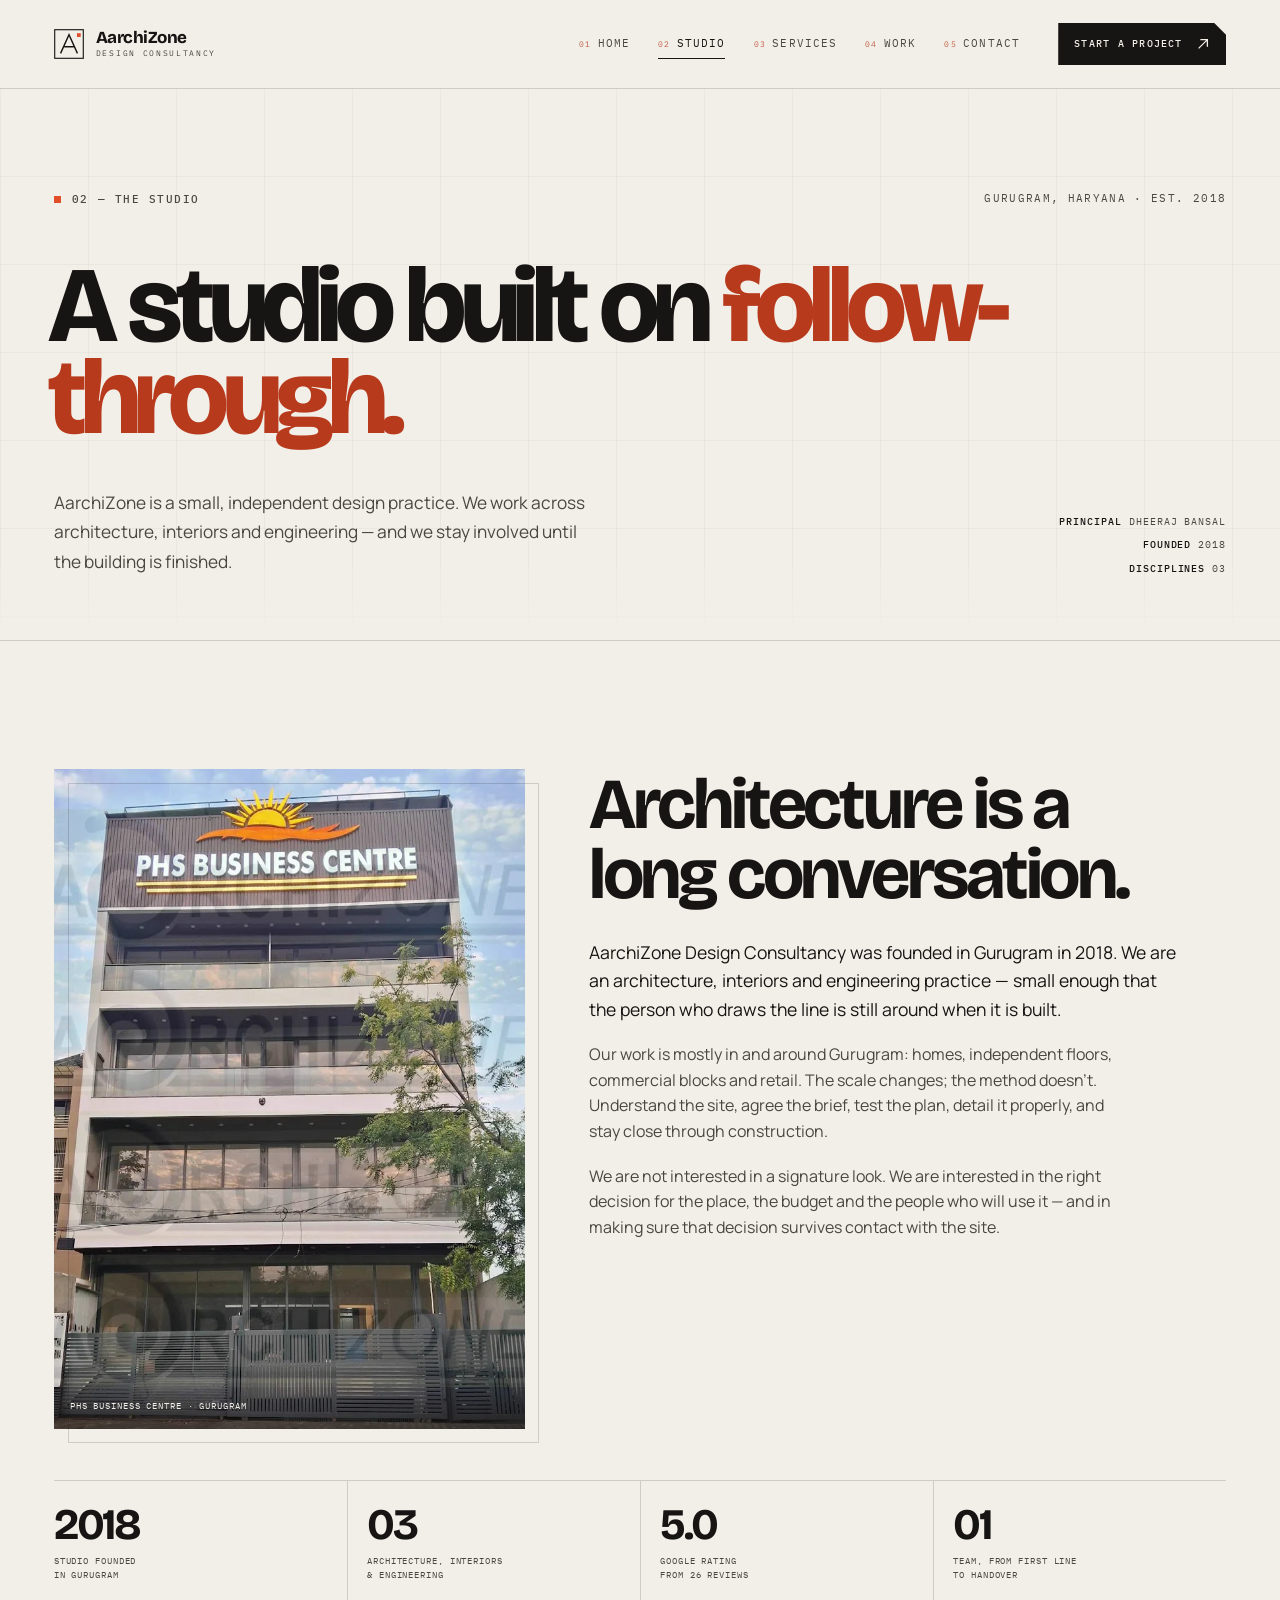
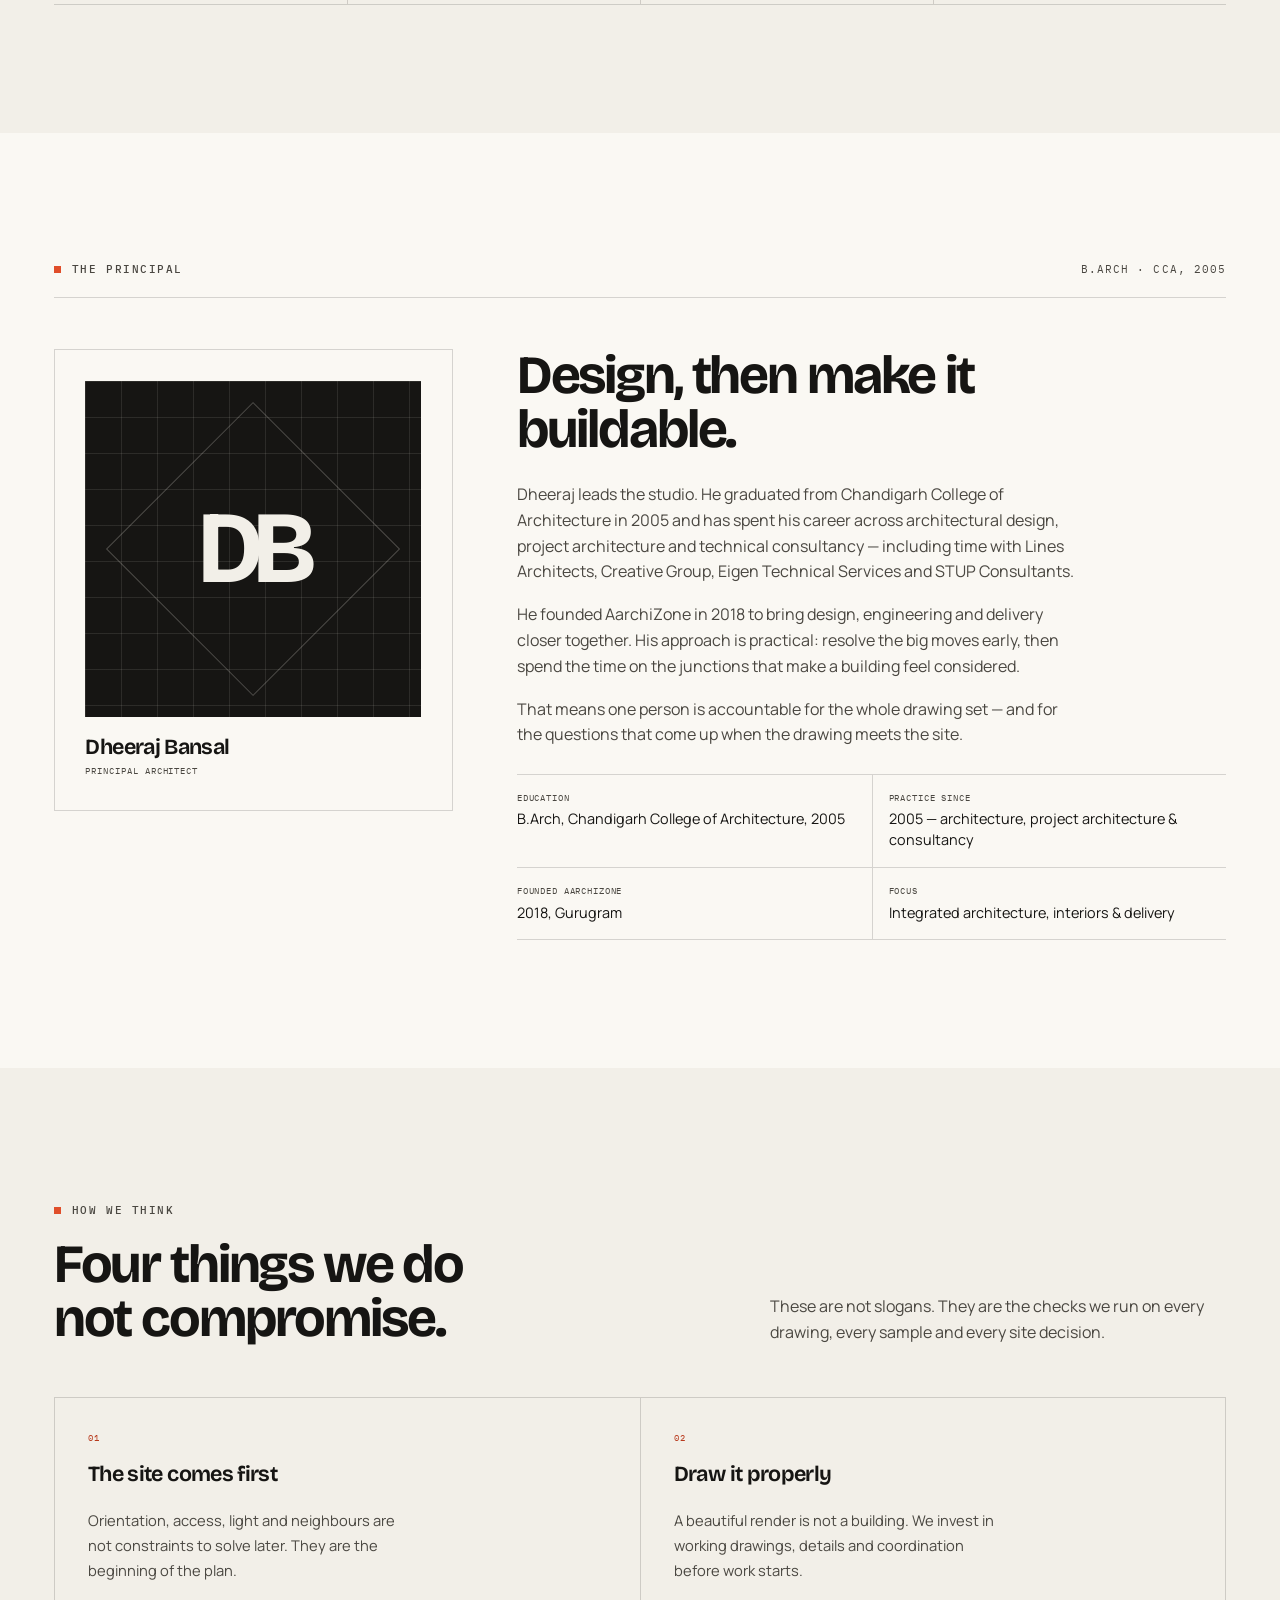
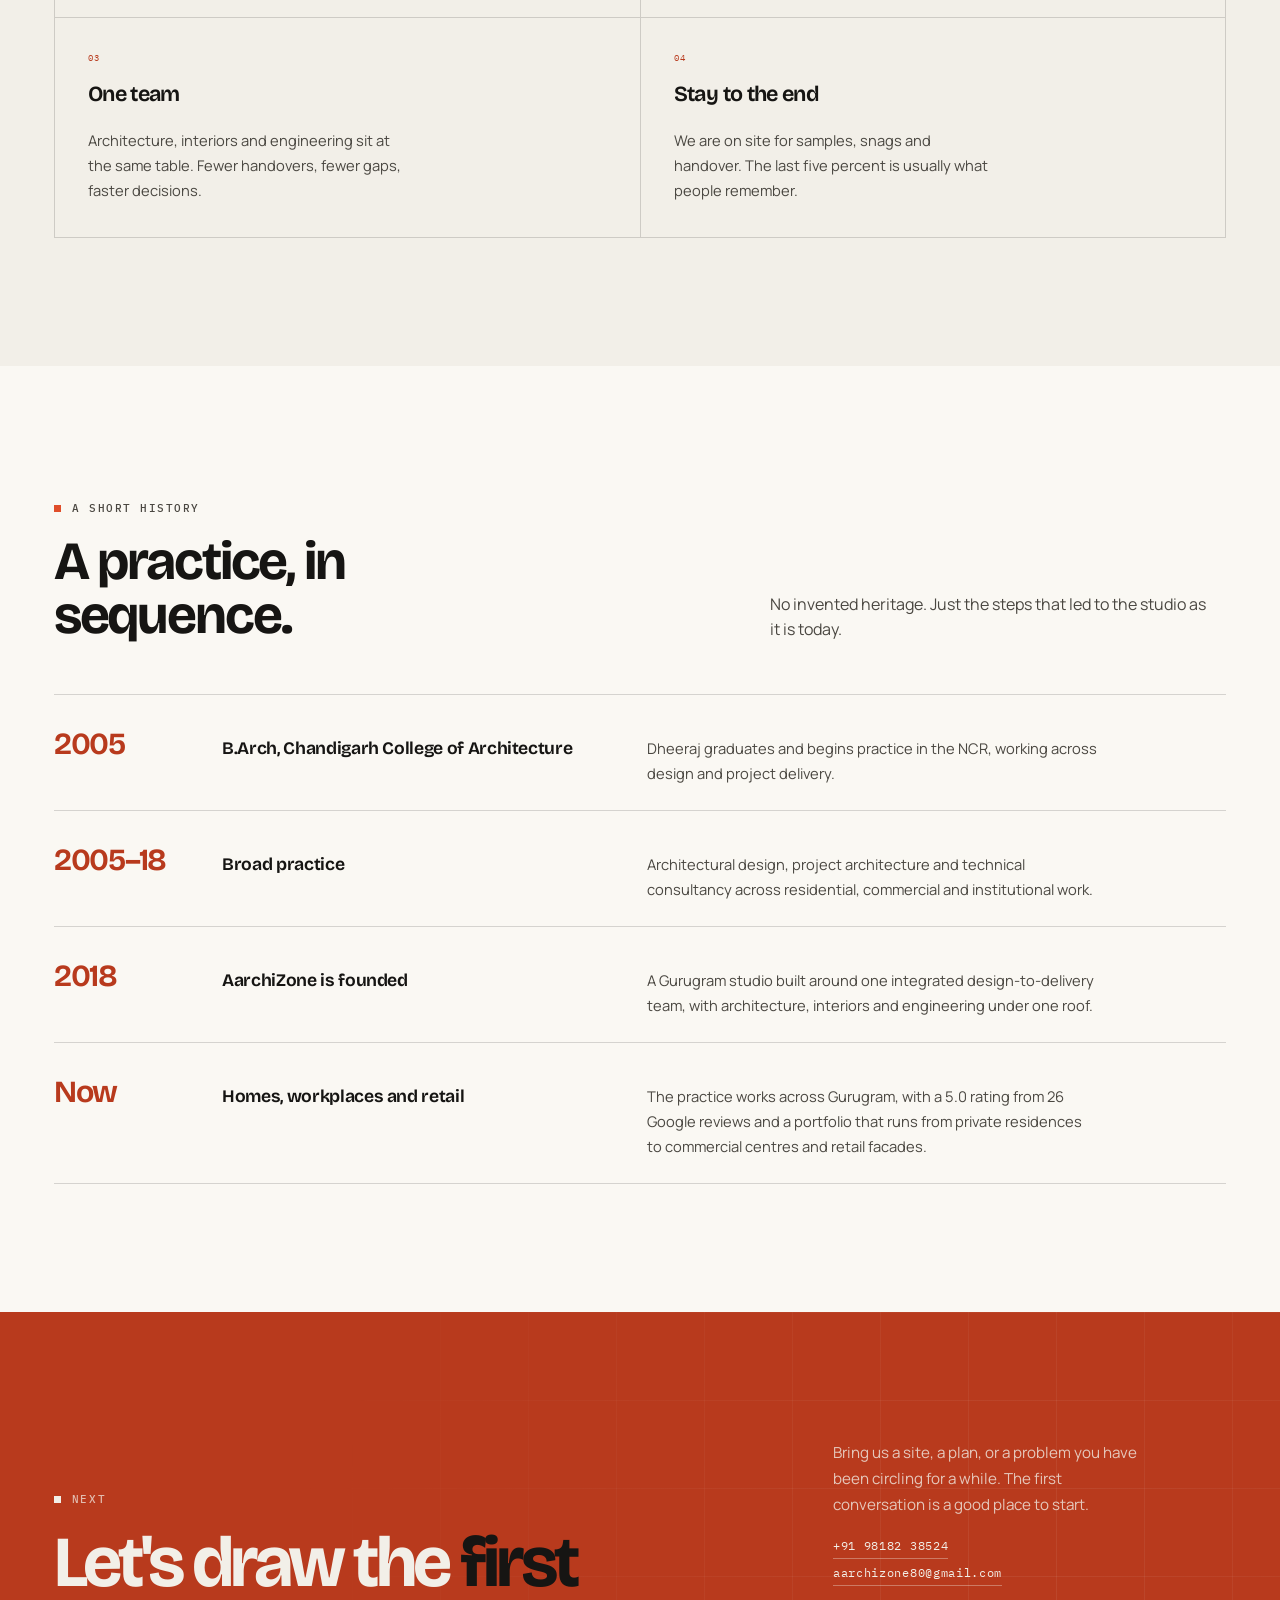
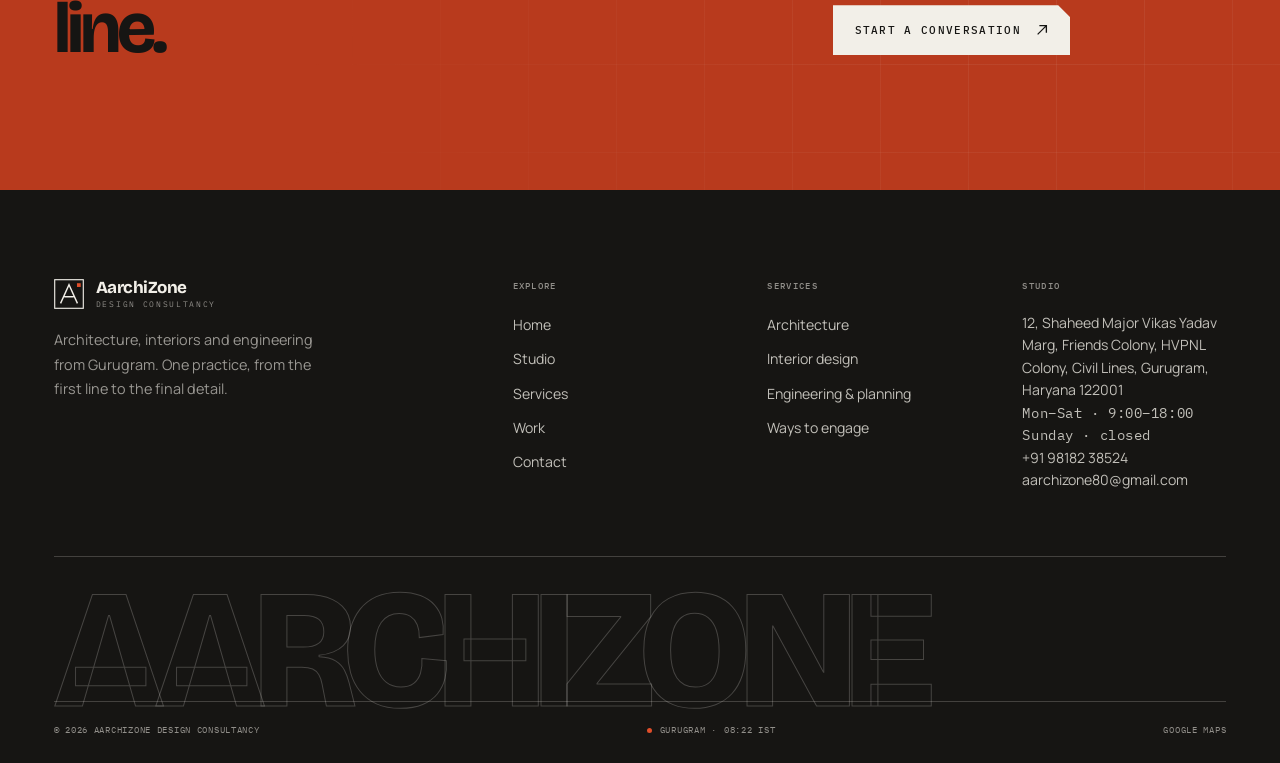
<file: about.html>
<!DOCTYPE html>
<html lang="en">
<head>
  <meta charset="utf-8">
  <meta name="viewport" content="width=device-width, initial-scale=1">
  <title>About the Studio — AarchiZone Design Consultancy, Gurugram</title>
  <meta name="description" content="AarchiZone is an independent architecture, interiors and engineering practice in Gurugram, founded in 2018 by principal architect Dheeraj Bansal.">
  <meta name="theme-color" content="#f2efe8">
  <link rel="icon" href="assets/favicon.svg" type="image/svg+xml">
  <link rel="preload" href="assets/fonts/bricolage-grotesque.woff2" as="font" type="font/woff2" crossorigin>
  <link rel="preload" href="assets/fonts/manrope.woff2" as="font" type="font/woff2" crossorigin>
  <link rel="preload" href="assets/fonts/ibm-plex-mono-400.woff2" as="font" type="font/woff2" crossorigin>
  <link rel="stylesheet" href="css/style.css">
  <meta property="og:type" content="website">
  <meta property="og:title" content="About AarchiZone Design Consultancy">
  <meta property="og:description" content="An independent architecture, interiors and engineering practice in Gurugram, founded in 2018.">
  <meta property="og:image" content="assets/img/og-cover.webp">
  <meta name="twitter:card" content="summary_large_image">
  <script>document.documentElement.classList.add("js");</script>
</head>
<body data-page="about">
  <a class="skip-link" href="#main">Skip to content</a>
  <div class="scroll-progress" aria-hidden="true"><span></span></div>

  <header class="site-header" data-header data-solid>
    <div class="header-inner container">
      <a class="brand" href="index.html" aria-label="AarchiZone Design Consultancy — home">
        <svg class="brand-mark" viewBox="0 0 32 32" aria-hidden="true" fill="none">
          <rect x="0.75" y="0.75" width="30.5" height="30.5" stroke="currentColor" stroke-width="1.2"/>
          <path d="M7 26 16 6l9 20M11 19h10" stroke="currentColor" stroke-width="1.5"/>
          <rect x="24.5" y="4.5" width="4" height="4" fill="#e04e2a"/>
        </svg>
        <span class="brand-text">
          <span class="brand-name">AarchiZone</span>
          <span class="brand-sub">Design Consultancy</span>
        </span>
      </a>
      <nav class="desktop-nav" aria-label="Primary">
        <a href="index.html" data-nav="home"><span>01</span>Home</a>
        <a href="about.html" data-nav="about"><span>02</span>Studio</a>
        <a href="services.html" data-nav="services"><span>03</span>Services</a>
        <a href="projects.html" data-nav="projects"><span>04</span>Work</a>
        <a href="contact.html" data-nav="contact"><span>05</span>Contact</a>
      </nav>
      <a class="btn btn--sm header-cta" href="contact.html">Start a project
        <svg viewBox="0 0 16 16" fill="none" aria-hidden="true"><path d="M3 13 13 3M5 3h8v8" stroke="currentColor" stroke-width="1.5"/></svg>
      </a>
      <button class="menu-toggle" type="button" aria-expanded="false" aria-controls="mobile-menu" aria-label="Open menu" data-menu-toggle>
        <span></span><span></span><span></span>
      </button>
    </div>
  </header>

  <div class="mobile-menu" id="mobile-menu" data-menu>
    <nav class="mobile-menu__nav" aria-label="Mobile">
      <a href="index.html" data-nav="home"><span>01</span>Home</a>
      <a href="about.html" data-nav="about"><span>02</span>Studio</a>
      <a href="services.html" data-nav="services"><span>03</span>Services</a>
      <a href="projects.html" data-nav="projects"><span>04</span>Work</a>
      <a href="contact.html" data-nav="contact"><span>05</span>Contact</a>
    </nav>
    <div class="mobile-menu__foot">
      <a href="tel:+919818238524">+91&nbsp;98182&nbsp;38524</a>
      <a href="mailto:aarchizone80@gmail.com">aarchizone80@gmail.com</a>
      <span>Gurugram, Haryana</span>
    </div>
  </div>

  <main id="main">
    <section class="page-hero">
      <div class="grid-lines" aria-hidden="true"></div>
      <div class="container page-hero__inner">
        <div class="page-hero__top">
          <span class="label">02 — The studio</span>
          <span class="mono">Gurugram, Haryana · Est. 2018</span>
        </div>
        <h1>A studio built on <em>follow-through.</em></h1>
        <div class="page-hero__bottom">
          <p class="lede">AarchiZone is a small, independent design practice. We work across architecture, interiors and engineering — and we stay involved until the building is finished.</p>
          <div class="page-hero__meta">
            <span><strong>Principal</strong> Dheeraj Bansal</span>
            <span><strong>Founded</strong> 2018</span>
            <span><strong>Disciplines</strong> 03</span>
          </div>
        </div>
      </div>
    </section>

    <section class="section">
      <div class="container">
        <div class="about-intro">
          <figure class="about-intro__media" data-reveal="clip">
            <img src="assets/img/project-phs.webp" alt="PHS Business Centre, a five-storey commercial building with glass balconies and dark louvre cladding." width="800" height="1000" loading="lazy" decoding="async">
            <span class="reveal-curtain" aria-hidden="true"></span>
            <figcaption>PHS Business Centre · Gurugram</figcaption>
          </figure>
          <div class="about-copy">
            <h2 class="display" data-reveal>Architecture is a long conversation.</h2>
            <p data-reveal style="--delay:.05s">AarchiZone Design Consultancy was founded in Gurugram in 2018. We are an architecture, interiors and engineering practice — small enough that the person who draws the line is still around when it is built.</p>
            <p data-reveal style="--delay:.1s">Our work is mostly in and around Gurugram: homes, independent floors, commercial blocks and retail. The scale changes; the method doesn't. Understand the site, agree the brief, test the plan, detail it properly, and stay close through construction.</p>
            <p data-reveal style="--delay:.15s">We are not interested in a signature look. We are interested in the right decision for the place, the budget and the people who will use it — and in making sure that decision survives contact with the site.</p>
          </div>
        </div>
        <div class="stats-row" data-reveal>
          <div class="stat">
            <div class="stat__num">2018</div>
            <div class="stat__label">Studio founded<br>in Gurugram</div>
          </div>
          <div class="stat">
            <div class="stat__num">03</div>
            <div class="stat__label">Architecture, interiors<br>&amp; engineering</div>
          </div>
          <div class="stat">
            <div class="stat__num">5.0</div>
            <div class="stat__label">Google rating<br>from 26 reviews</div>
          </div>
          <div class="stat">
            <div class="stat__num">01</div>
            <div class="stat__label">Team, from first line<br>to handover</div>
          </div>
        </div>
      </div>
    </section>

    <section class="section section--paper">
      <div class="container">
        <div class="section-head">
          <span class="label">The principal</span>
          <span class="section-head__right">B.Arch · CCA, 2005</span>
        </div>
        <div class="principal">
          <aside class="principal-card" data-reveal>
            <div class="principal-monogram" aria-hidden="true"><span>DB</span></div>
            <div class="principal-name">Dheeraj Bansal</div>
            <div class="principal-role">Principal Architect</div>
          </aside>
          <div class="principal-body">
            <h2 class="h2" data-reveal>Design, then make it buildable.</h2>
            <p data-reveal style="--delay:.05s">Dheeraj leads the studio. He graduated from Chandigarh College of Architecture in 2005 and has spent his career across architectural design, project architecture and technical consultancy — including time with Lines Architects, Creative Group, Eigen Technical Services and STUP Consultants.</p>
            <p data-reveal style="--delay:.1s">He founded AarchiZone in 2018 to bring design, engineering and delivery closer together. His approach is practical: resolve the big moves early, then spend the time on the junctions that make a building feel considered.</p>
            <p data-reveal style="--delay:.15s">That means one person is accountable for the whole drawing set — and for the questions that come up when the drawing meets the site.</p>
            <dl class="principal-facts" data-reveal>
              <div class="principal-fact">
                <dt>Education</dt>
                <dd>B.Arch, Chandigarh College of Architecture, 2005</dd>
              </div>
              <div class="principal-fact">
                <dt>Practice since</dt>
                <dd>2005 — architecture, project architecture &amp; consultancy</dd>
              </div>
              <div class="principal-fact">
                <dt>Founded AarchiZone</dt>
                <dd>2018, Gurugram</dd>
              </div>
              <div class="principal-fact">
                <dt>Focus</dt>
                <dd>Integrated architecture, interiors &amp; delivery</dd>
              </div>
            </dl>
          </div>
        </div>
      </div>
    </section>

    <section class="section">
      <div class="container">
        <div class="split-head">
          <div>
            <span class="label">How we think</span>
            <h2 class="h2 u-mt-1">Four things we do not compromise.</h2>
          </div>
          <p>These are not slogans. They are the checks we run on every drawing, every sample and every site decision.</p>
        </div>
        <div class="values-grid">
          <article class="value" data-reveal>
            <span class="value__num">01</span>
            <h3>The site comes first</h3>
            <p>Orientation, access, light and neighbours are not constraints to solve later. They are the beginning of the plan.</p>
          </article>
          <article class="value" data-reveal style="--delay:.06s">
            <span class="value__num">02</span>
            <h3>Draw it properly</h3>
            <p>A beautiful render is not a building. We invest in working drawings, details and coordination before work starts.</p>
          </article>
          <article class="value" data-reveal style="--delay:.12s">
            <span class="value__num">03</span>
            <h3>One team</h3>
            <p>Architecture, interiors and engineering sit at the same table. Fewer handovers, fewer gaps, faster decisions.</p>
          </article>
          <article class="value" data-reveal style="--delay:.18s">
            <span class="value__num">04</span>
            <h3>Stay to the end</h3>
            <p>We are on site for samples, snags and handover. The last five percent is usually what people remember.</p>
          </article>
        </div>
      </div>
    </section>

    <section class="section section--paper">
      <div class="container">
        <div class="split-head">
          <div>
            <span class="label">A short history</span>
            <h2 class="h2 u-mt-1">A practice, in sequence.</h2>
          </div>
          <p>No invented heritage. Just the steps that led to the studio as it is today.</p>
        </div>
        <div class="timeline">
          <div class="timeline-item" data-reveal>
            <span class="timeline-year">2005</span>
            <span class="timeline-title">B.Arch, Chandigarh College of Architecture</span>
            <p class="timeline-copy">Dheeraj graduates and begins practice in the NCR, working across design and project delivery.</p>
          </div>
          <div class="timeline-item" data-reveal>
            <span class="timeline-year">2005–18</span>
            <span class="timeline-title">Broad practice</span>
            <p class="timeline-copy">Architectural design, project architecture and technical consultancy across residential, commercial and institutional work.</p>
          </div>
          <div class="timeline-item" data-reveal>
            <span class="timeline-year">2018</span>
            <span class="timeline-title">AarchiZone is founded</span>
            <p class="timeline-copy">A Gurugram studio built around one integrated design-to-delivery team, with architecture, interiors and engineering under one roof.</p>
          </div>
          <div class="timeline-item" data-reveal>
            <span class="timeline-year">Now</span>
            <span class="timeline-title">Homes, workplaces and retail</span>
            <p class="timeline-copy">The practice works across Gurugram, with a 5.0 rating from 26 Google reviews and a portfolio that runs from private residences to commercial centres and retail facades.</p>
          </div>
        </div>
      </div>
    </section>

    <section class="section cta">
      <div class="container cta-inner">
        <div>
          <span class="label">Next</span>
          <h2 class="cta-title">Let's draw the <em>first line.</em></h2>
        </div>
        <div class="cta-right">
          <p>Bring us a site, a plan, or a problem you have been circling for a while. The first conversation is a good place to start.</p>
          <div class="cta-contacts">
            <a href="tel:+919818238524">+91&nbsp;98182&nbsp;38524</a>
            <a href="mailto:aarchizone80@gmail.com">aarchizone80@gmail.com</a>
          </div>
          <a class="btn btn--light" href="contact.html">Start a conversation
            <svg viewBox="0 0 16 16" fill="none" aria-hidden="true"><path d="M3 13 13 3M5 3h8v8" stroke="currentColor" stroke-width="1.5"/></svg>
          </a>
        </div>
      </div>
    </section>
  </main>

  <footer class="site-footer">
    <div class="container">
      <div class="footer-grid">
        <div class="footer-brand">
          <a class="brand" href="index.html" aria-label="AarchiZone Design Consultancy — home">
            <svg class="brand-mark" viewBox="0 0 32 32" aria-hidden="true" fill="none">
              <rect x="0.75" y="0.75" width="30.5" height="30.5" stroke="currentColor" stroke-width="1.2"/>
              <path d="M7 26 16 6l9 20M11 19h10" stroke="currentColor" stroke-width="1.5"/>
              <rect x="24.5" y="4.5" width="4" height="4" fill="#e04e2a"/>
            </svg>
            <span class="brand-text">
              <span class="brand-name">AarchiZone</span>
              <span class="brand-sub">Design Consultancy</span>
            </span>
          </a>
          <p>Architecture, interiors and engineering from Gurugram. One practice, from the first line to the final detail.</p>
        </div>
        <div class="footer-col">
          <h3>Explore</h3>
          <ul>
            <li><a href="index.html">Home</a></li>
            <li><a href="about.html">Studio</a></li>
            <li><a href="services.html">Services</a></li>
            <li><a href="projects.html">Work</a></li>
            <li><a href="contact.html">Contact</a></li>
          </ul>
        </div>
        <div class="footer-col">
          <h3>Services</h3>
          <ul>
            <li><a href="services.html#architecture">Architecture</a></li>
            <li><a href="services.html#interiors">Interior design</a></li>
            <li><a href="services.html#engineering">Engineering &amp; planning</a></li>
            <li><a href="services.html#engage">Ways to engage</a></li>
          </ul>
        </div>
        <div class="footer-col">
          <h3>Studio</h3>
          <address>12, Shaheed Major Vikas Yadav Marg, Friends Colony, HVPNL Colony, Civil Lines, Gurugram, Haryana 122001</address>
          <p class="footer-hours">Mon–Sat · 9:00–18:00<br>Sunday · closed</p>
          <p><a href="tel:+919818238524">+91&nbsp;98182&nbsp;38524</a><br><a href="mailto:aarchizone80@gmail.com">aarchizone80@gmail.com</a></p>
        </div>
      </div>
      <div class="footer-wordmark" aria-hidden="true"><span>AARCHIZONE</span></div>
      <div class="footer-bottom">
        <span>© <span data-year>2026</span> AarchiZone Design Consultancy</span>
        <span class="local-time">Gurugram · <span data-time>--:-- IST</span></span>
        <a href="https://maps.app.goo.gl/5RbaZ3eTJ1Ez8fLD9" target="_blank" rel="noopener">Google Maps</a>
      </div>
    </div>
  </footer>

  <div class="cursor-label" data-cursor aria-hidden="true">View</div>
  <script src="js/main.js" defer></script>
</body>
</html>
</file>
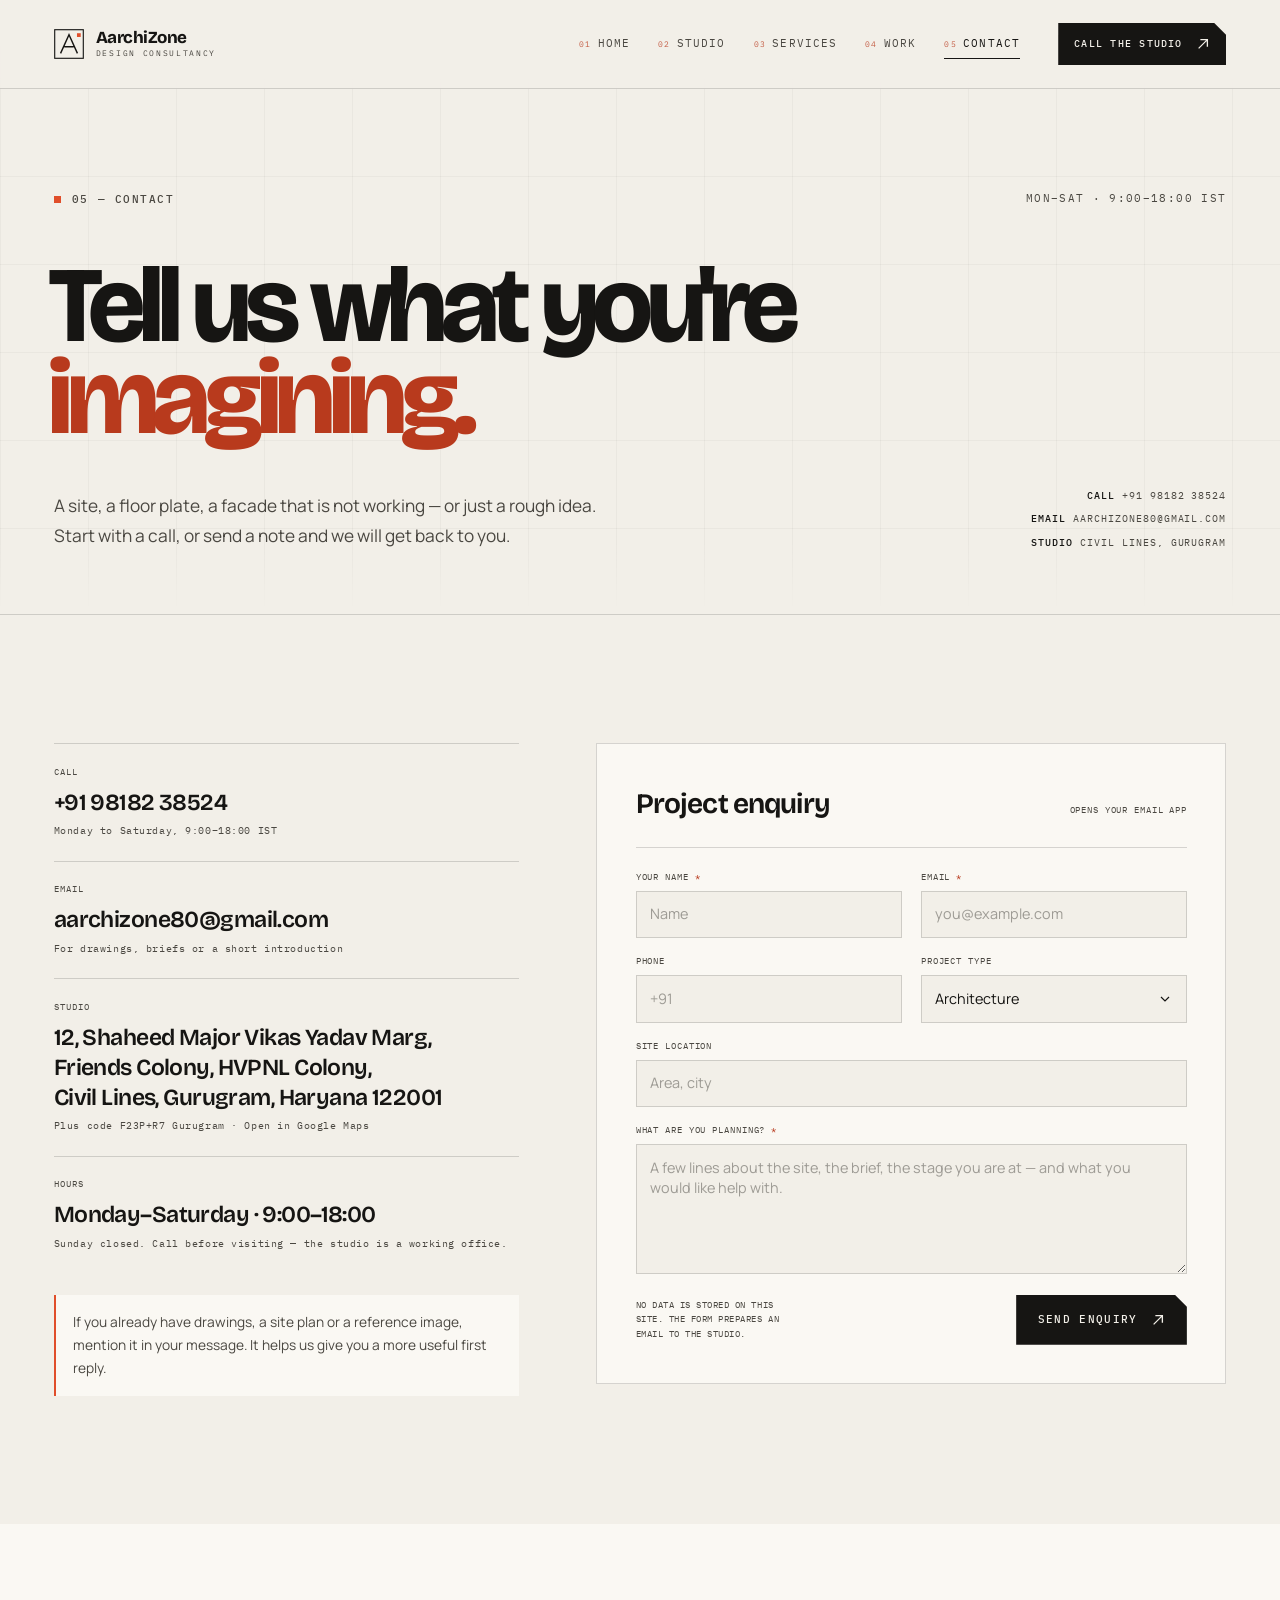
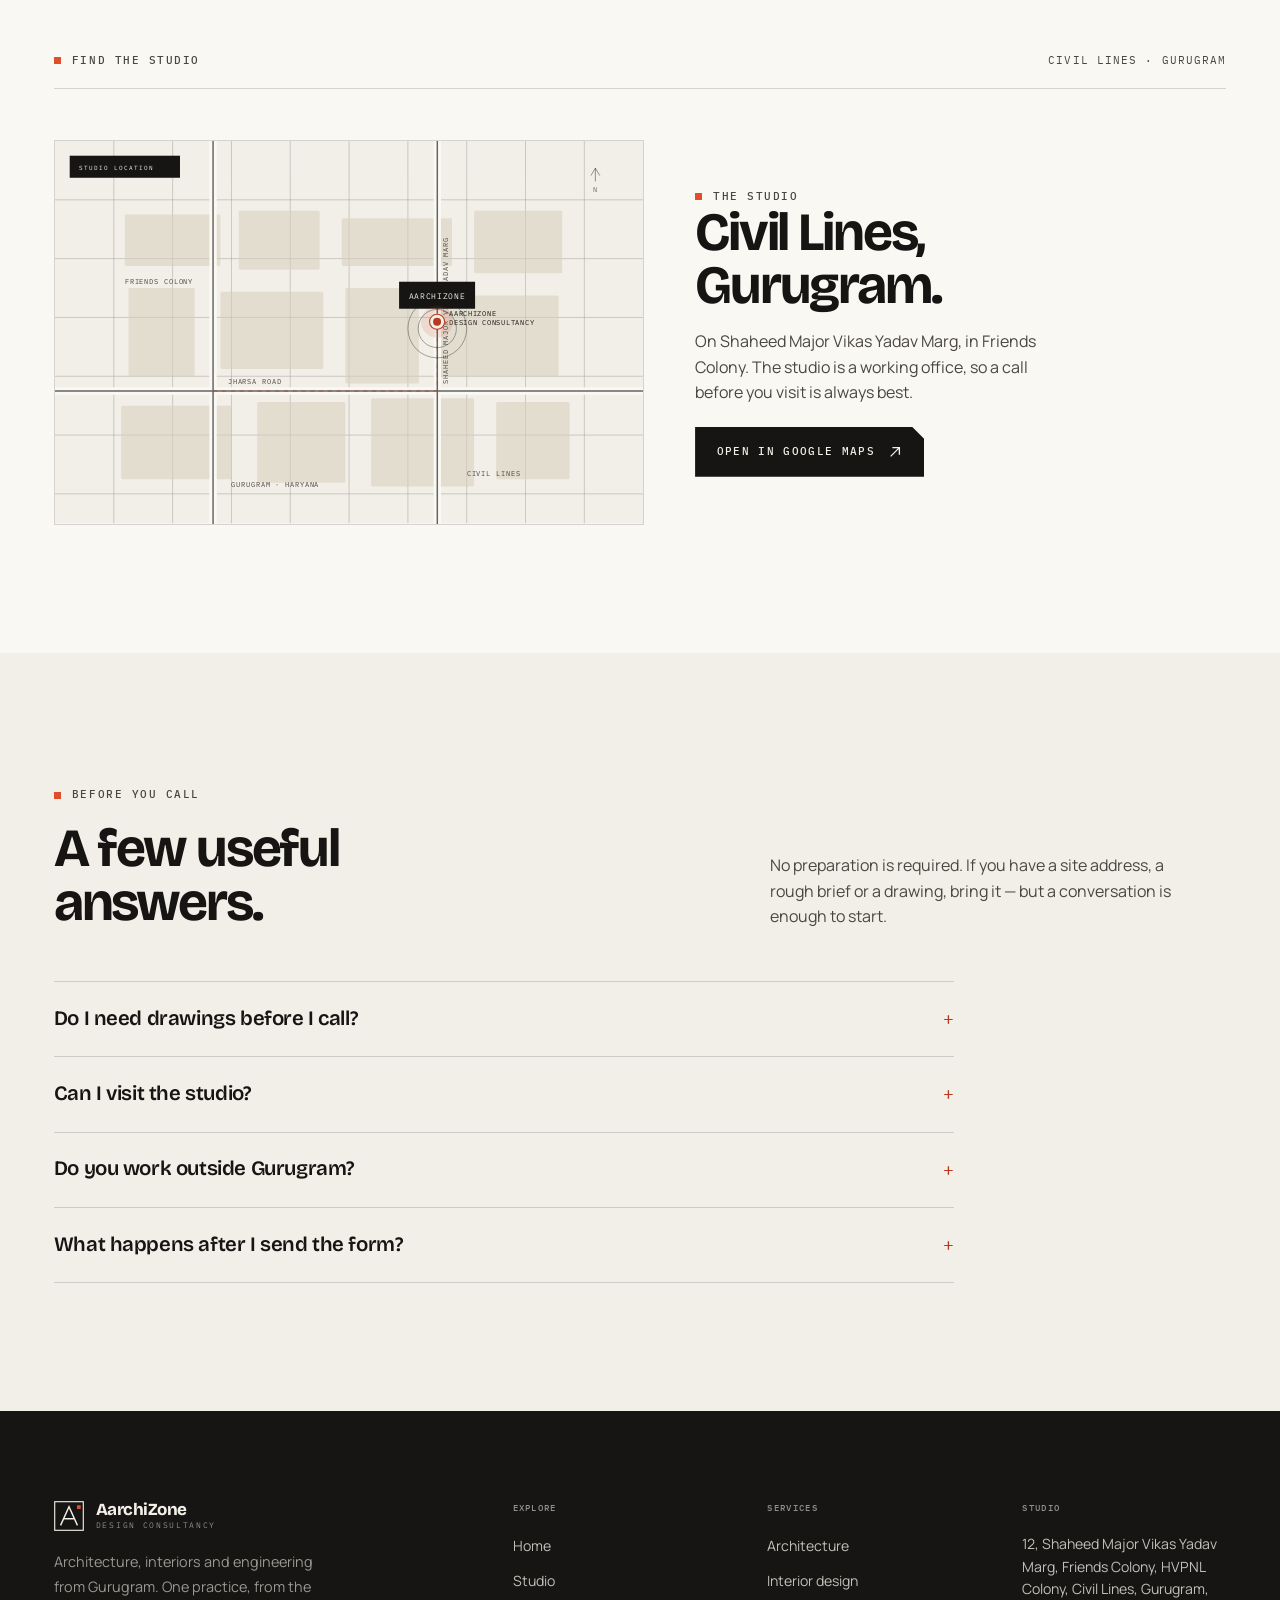
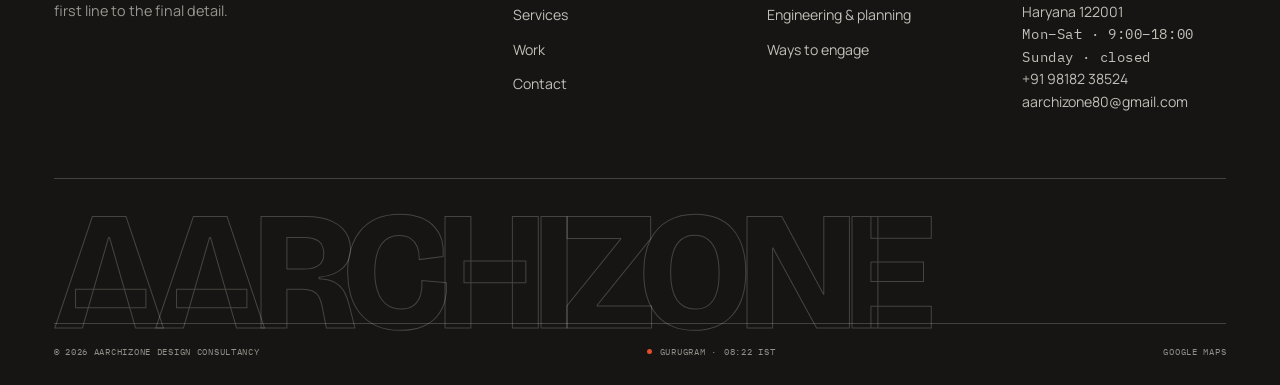
<file: contact.html>
<!DOCTYPE html>
<html lang="en">
<head>
  <meta charset="utf-8">
  <meta name="viewport" content="width=device-width, initial-scale=1">
  <title>Contact — AarchiZone Design Consultancy, Gurugram</title>
  <meta name="description" content="Talk to AarchiZone Design Consultancy in Gurugram. Call +91&nbsp;98182&nbsp;38524, email aarchizone80@gmail.com, or send a project enquiry.">
  <meta name="theme-color" content="#f2efe8">
  <link rel="icon" href="assets/favicon.svg" type="image/svg+xml">
  <link rel="preload" href="assets/fonts/bricolage-grotesque.woff2" as="font" type="font/woff2" crossorigin>
  <link rel="preload" href="assets/fonts/manrope.woff2" as="font" type="font/woff2" crossorigin>
  <link rel="preload" href="assets/fonts/ibm-plex-mono-400.woff2" as="font" type="font/woff2" crossorigin>
  <link rel="stylesheet" href="css/style.css">
  <meta property="og:type" content="website">
  <meta property="og:title" content="Contact AarchiZone Design Consultancy">
  <meta property="og:description" content="Start a project with AarchiZone in Gurugram.">
  <meta property="og:image" content="assets/img/og-cover.webp">
  <meta name="twitter:card" content="summary_large_image">
  <script>document.documentElement.classList.add("js");</script>
</head>
<body data-page="contact">
  <a class="skip-link" href="#main">Skip to content</a>
  <div class="scroll-progress" aria-hidden="true"><span></span></div>

  <header class="site-header" data-header data-solid>
    <div class="header-inner container">
      <a class="brand" href="index.html" aria-label="AarchiZone Design Consultancy — home">
        <svg class="brand-mark" viewBox="0 0 32 32" aria-hidden="true" fill="none">
          <rect x="0.75" y="0.75" width="30.5" height="30.5" stroke="currentColor" stroke-width="1.2"/>
          <path d="M7 26 16 6l9 20M11 19h10" stroke="currentColor" stroke-width="1.5"/>
          <rect x="24.5" y="4.5" width="4" height="4" fill="#e04e2a"/>
        </svg>
        <span class="brand-text">
          <span class="brand-name">AarchiZone</span>
          <span class="brand-sub">Design Consultancy</span>
        </span>
      </a>
      <nav class="desktop-nav" aria-label="Primary">
        <a href="index.html" data-nav="home"><span>01</span>Home</a>
        <a href="about.html" data-nav="about"><span>02</span>Studio</a>
        <a href="services.html" data-nav="services"><span>03</span>Services</a>
        <a href="projects.html" data-nav="projects"><span>04</span>Work</a>
        <a href="contact.html" data-nav="contact"><span>05</span>Contact</a>
      </nav>
      <a class="btn btn--sm header-cta" href="tel:+919818238524">Call&nbsp;the&nbsp;studio
        <svg viewBox="0 0 16 16" fill="none" aria-hidden="true"><path d="M3 13 13 3M5 3h8v8" stroke="currentColor" stroke-width="1.5"/></svg>
      </a>
      <button class="menu-toggle" type="button" aria-expanded="false" aria-controls="mobile-menu" aria-label="Open menu" data-menu-toggle>
        <span></span><span></span><span></span>
      </button>
    </div>
  </header>

  <div class="mobile-menu" id="mobile-menu" data-menu>
    <nav class="mobile-menu__nav" aria-label="Mobile">
      <a href="index.html" data-nav="home"><span>01</span>Home</a>
      <a href="about.html" data-nav="about"><span>02</span>Studio</a>
      <a href="services.html" data-nav="services"><span>03</span>Services</a>
      <a href="projects.html" data-nav="projects"><span>04</span>Work</a>
      <a href="contact.html" data-nav="contact"><span>05</span>Contact</a>
    </nav>
    <div class="mobile-menu__foot">
      <a href="tel:+919818238524">+91&nbsp;98182&nbsp;38524</a>
      <a href="mailto:aarchizone80@gmail.com">aarchizone80@gmail.com</a>
      <span>Gurugram, Haryana</span>
    </div>
  </div>

  <main id="main">
    <section class="page-hero">
      <div class="grid-lines" aria-hidden="true"></div>
      <div class="container page-hero__inner">
        <div class="page-hero__top">
          <span class="label">05 — Contact</span>
          <span class="mono">Mon–Sat · 9:00–18:00 IST</span>
        </div>
        <h1>Tell us what you're <em>imagining.</em></h1>
        <div class="page-hero__bottom">
          <p class="lede">A site, a floor plate, a facade that is not working — or just a rough idea. Start with a call, or send a note and we will get back to you.</p>
          <div class="page-hero__meta">
            <span><strong>Call</strong> <a href="tel:+919818238524">+91&nbsp;98182&nbsp;38524</a></span>
            <span><strong>Email</strong> <a href="mailto:aarchizone80@gmail.com">aarchizone80@gmail.com</a></span>
            <span><strong>Studio</strong> Civil Lines, Gurugram</span>
          </div>
        </div>
      </div>
    </section>

    <section class="section">
      <div class="container">
        <div class="contact-layout">
          <div class="contact-details">
            <div class="contact-block">
              <div class="contact-block__k">Call</div>
              <div class="contact-block__v"><a href="tel:+919818238524">+91&nbsp;98182&nbsp;38524</a><small>Monday to Saturday, 9:00–18:00 IST</small></div>
            </div>
            <div class="contact-block">
              <div class="contact-block__k">Email</div>
              <div class="contact-block__v"><a href="mailto:aarchizone80@gmail.com">aarchizone80@gmail.com</a><small>For drawings, briefs or a short introduction</small></div>
            </div>
            <div class="contact-block">
              <div class="contact-block__k">Studio</div>
              <div class="contact-block__v">
                <a href="https://maps.app.goo.gl/5RbaZ3eTJ1Ez8fLD9" target="_blank" rel="noopener">12, Shaheed Major Vikas Yadav Marg,<br>Friends Colony, HVPNL Colony,<br>Civil Lines, Gurugram, Haryana 122001</a>
                <small>Plus code F23P+R7 Gurugram · <a href="https://maps.app.goo.gl/5RbaZ3eTJ1Ez8fLD9" target="_blank" rel="noopener">Open in Google Maps</a></small>
              </div>
            </div>
            <div class="contact-block">
              <div class="contact-block__k">Hours</div>
              <div class="contact-block__v">Monday–Saturday · 9:00–18:00<small>Sunday closed. Call before visiting — the studio is a working office.</small></div>
            </div>
            <p class="contact-note">If you already have drawings, a site plan or a reference image, mention it in your message. It helps us give you a more useful first reply.</p>
          </div>

          <form class="contact-form" data-contact-form novalidate>
            <div class="form-head">
              <h2>Project enquiry</h2>
              <span>Opens your email app</span>
            </div>
            <div class="form-grid">
              <div class="field">
                <label for="name">Your name <span>*</span></label>
                <input id="name" name="name" type="text" autocomplete="name" required placeholder="Name">
              </div>
              <div class="field">
                <label for="email">Email <span>*</span></label>
                <input id="email" name="email" type="email" autocomplete="email" required placeholder="you@example.com">
              </div>
              <div class="field">
                <label for="phone">Phone</label>
                <input id="phone" name="phone" type="tel" autocomplete="tel" placeholder="+91">
              </div>
              <div class="field">
                <label for="type">Project type</label>
                <select id="type" name="type">
                  <option value="Architecture">Architecture</option>
                  <option value="Interiors">Interiors</option>
                  <option value="Engineering &amp; planning">Engineering &amp; planning</option>
                  <option value="Turnkey">Turnkey</option>
                  <option value="Not sure yet">Not sure yet</option>
                </select>
              </div>
              <div class="field field--full">
                <label for="location">Site location</label>
                <input id="location" name="location" type="text" placeholder="Area, city">
              </div>
              <div class="field field--full">
                <label for="message">What are you planning? <span>*</span></label>
                <textarea id="message" name="message" required placeholder="A few lines about the site, the brief, the stage you are at — and what you would like help with."></textarea>
              </div>
            </div>
            <div class="form-foot">
              <p>No data is stored on this site. The form prepares an email to the studio.</p>
              <button class="btn" type="submit">Send enquiry
                <svg viewBox="0 0 16 16" fill="none" aria-hidden="true"><path d="M3 13 13 3M5 3h8v8" stroke="currentColor" stroke-width="1.5"/></svg>
              </button>
            </div>
            <div class="form-status" data-form-status role="status" aria-live="polite"></div>
          </form>
        </div>
      </div>
    </section>

    <section class="section section--paper">
      <div class="container">
        <div class="section-head">
          <span class="label">Find the studio</span>
          <span class="section-head__right">Civil Lines · Gurugram</span>
        </div>
        <div class="map-section">
          <figure class="map-figure" aria-label="Illustrative map showing the studio location in Civil Lines, Gurugram">
            <svg viewBox="0 0 800 520" fill="none" aria-hidden="true">
              <rect width="800" height="520" fill="#f2efe8"/>
              <g opacity="0.35" stroke="#161513" stroke-width="0.7">
                <path d="M0 80h800M0 160h800M0 240h800M0 320h800M0 400h800M0 480h800"/>
                <path d="M80 0v520M160 0v520M240 0v520M320 0v520M400 0v520M480 0v520M560 0v520M640 0v520M720 0v520"/>
              </g>
              <g opacity="0.55" fill="#d8cfbe">
                <rect x="95" y="100" width="130" height="70" rx="2"/>
                <rect x="250" y="95" width="110" height="80" rx="2"/>
                <rect x="390" y="105" width="150" height="65" rx="2"/>
                <rect x="570" y="95" width="120" height="85" rx="2"/>
                <rect x="100" y="200" width="90" height="120" rx="2"/>
                <rect x="225" y="205" width="140" height="105" rx="2"/>
                <rect x="395" y="200" width="100" height="130" rx="2"/>
                <rect x="525" y="210" width="160" height="110" rx="2"/>
                <rect x="90" y="360" width="150" height="100" rx="2"/>
                <rect x="275" y="355" width="120" height="110" rx="2"/>
                <rect x="430" y="350" width="140" height="120" rx="2"/>
                <rect x="600" y="355" width="100" height="105" rx="2"/>
              </g>
              <g stroke="#faf8f3" stroke-width="10">
                <path d="M-10 340h820"/>
                <path d="M215 -10v540"/>
                <path d="M520 -10v540"/>
              </g>
              <g stroke="#161513" stroke-width="1.2" opacity="0.65">
                <path d="M-10 340h820" stroke-width="2"/>
                <path d="M215 -10v540" stroke-width="2"/>
                <path d="M520 -10v540" stroke-width="2"/>
              </g>
              <g stroke="#b83a1d" stroke-width="1.5" stroke-dasharray="6 6" opacity="0.7">
                <path d="M215 340h305v-85"/>
              </g>
              <g font-family="IBM Plex Mono, monospace" fill="#4a4741" font-size="10" letter-spacing="1.2">
                <text x="235" y="330">JHARSA ROAD</text>
                <text x="535" y="330" transform="rotate(-90 535 330)">SHAHEED MAJOR VIKAS YADAV MARG</text>
                <text x="95" y="195">FRIENDS COLONY</text>
                <text x="560" y="455">CIVIL LINES</text>
                <text x="240" y="470">GURUGRAM · HARYANA</text>
              </g>
              <g stroke="#161513" stroke-width="1" opacity="0.5">
                <circle cx="520" cy="255" r="26"/>
                <circle cx="520" cy="255" r="40"/>
              </g>
              <path d="M520 255v-14" stroke="#b83a1d" stroke-width="2"/>
              <circle cx="520" cy="241" r="5" fill="#b83a1d" stroke="#f2efe8" stroke-width="2"/>
              <g font-family="IBM Plex Mono, monospace" fill="#161513" font-size="9" letter-spacing="1">
                <text x="536" y="238">AARCHIZONE</text>
                <text x="536" y="250">DESIGN CONSULTANCY</text>
              </g>
              <g opacity="0.6">
                <path d="M735 55v-18M735 37l-6 10M735 37l6 10" stroke="#161513" stroke-width="1"/>
                <text x="735" y="70" font-family="IBM Plex Mono, monospace" font-size="9" text-anchor="middle" fill="#161513">N</text>
              </g>
              <rect x="20" y="20" width="150" height="30" fill="#161513"/>
              <text x="32" y="39" font-family="IBM Plex Mono, monospace" font-size="8" letter-spacing="1.4" fill="#f2efe8">STUDIO LOCATION</text>
            </svg>
            <div class="map-pin" aria-hidden="true">
              <span class="map-pin__label">AarchiZone</span>
              <span class="map-pin__dot"></span>
            </div>
          </figure>
          <div class="map-copy">
            <span class="label">The studio</span>
            <h2 class="h2">Civil Lines, Gurugram.</h2>
            <p>On Shaheed Major Vikas Yadav Marg, in Friends Colony. The studio is a working office, so a call before you visit is always best.</p>
            <a class="btn" href="https://maps.app.goo.gl/5RbaZ3eTJ1Ez8fLD9" target="_blank" rel="noopener">Open in Google Maps
              <svg viewBox="0 0 16 16" fill="none" aria-hidden="true"><path d="M3 13 13 3M5 3h8v8" stroke="currentColor" stroke-width="1.5"/></svg>
            </a>
          </div>
        </div>
      </div>
    </section>

    <section class="section">
      <div class="container">
        <div class="split-head">
          <div>
            <span class="label">Before you call</span>
            <h2 class="h2 u-mt-1">A few useful answers.</h2>
          </div>
          <p>No preparation is required. If you have a site address, a rough brief or a drawing, bring it — but a conversation is enough to start.</p>
        </div>
        <div class="faq">
          <details class="faq-item">
            <summary>Do I need drawings before I call?</summary>
            <p>No. A site address, a rough idea of what you want to build or change, and a sense of your budget range is enough for a first conversation. If you have drawings, send them along.</p>
          </details>
          <details class="faq-item">
            <summary>Can I visit the studio?</summary>
            <p>Yes. Call or email first so we can make sure someone is available and you have the right amount of time. The studio is in Civil Lines, Gurugram.</p>
          </details>
          <details class="faq-item">
            <summary>Do you work outside Gurugram?</summary>
            <p>Most of our work is in Gurugram and the NCR. For the right project we can travel further; the first conversation will tell us whether that makes sense.</p>
          </details>
          <details class="faq-item">
            <summary>What happens after I send the form?</summary>
            <p>The form opens your email app with the details filled in. Once you send it, we will read it and reply with a few questions or a time to talk. Nothing is stored on this website.</p>
          </details>
        </div>
      </div>
    </section>
  </main>

  <footer class="site-footer">
    <div class="container">
      <div class="footer-grid">
        <div class="footer-brand">
          <a class="brand" href="index.html" aria-label="AarchiZone Design Consultancy — home">
            <svg class="brand-mark" viewBox="0 0 32 32" aria-hidden="true" fill="none">
              <rect x="0.75" y="0.75" width="30.5" height="30.5" stroke="currentColor" stroke-width="1.2"/>
              <path d="M7 26 16 6l9 20M11 19h10" stroke="currentColor" stroke-width="1.5"/>
              <rect x="24.5" y="4.5" width="4" height="4" fill="#e04e2a"/>
            </svg>
            <span class="brand-text">
              <span class="brand-name">AarchiZone</span>
              <span class="brand-sub">Design Consultancy</span>
            </span>
          </a>
          <p>Architecture, interiors and engineering from Gurugram. One practice, from the first line to the final detail.</p>
        </div>
        <div class="footer-col">
          <h3>Explore</h3>
          <ul>
            <li><a href="index.html">Home</a></li>
            <li><a href="about.html">Studio</a></li>
            <li><a href="services.html">Services</a></li>
            <li><a href="projects.html">Work</a></li>
            <li><a href="contact.html">Contact</a></li>
          </ul>
        </div>
        <div class="footer-col">
          <h3>Services</h3>
          <ul>
            <li><a href="services.html#architecture">Architecture</a></li>
            <li><a href="services.html#interiors">Interior design</a></li>
            <li><a href="services.html#engineering">Engineering &amp; planning</a></li>
            <li><a href="services.html#engage">Ways to engage</a></li>
          </ul>
        </div>
        <div class="footer-col">
          <h3>Studio</h3>
          <address>12, Shaheed Major Vikas Yadav Marg, Friends Colony, HVPNL Colony, Civil Lines, Gurugram, Haryana 122001</address>
          <p class="footer-hours">Mon–Sat · 9:00–18:00<br>Sunday · closed</p>
          <p><a href="tel:+919818238524">+91&nbsp;98182&nbsp;38524</a><br><a href="mailto:aarchizone80@gmail.com">aarchizone80@gmail.com</a></p>
        </div>
      </div>
      <div class="footer-wordmark" aria-hidden="true"><span>AARCHIZONE</span></div>
      <div class="footer-bottom">
        <span>© <span data-year>2026</span> AarchiZone Design Consultancy</span>
        <span class="local-time">Gurugram · <span data-time>--:-- IST</span></span>
        <a href="https://maps.app.goo.gl/5RbaZ3eTJ1Ez8fLD9" target="_blank" rel="noopener">Google Maps</a>
      </div>
    </div>
  </footer>

  <script src="js/main.js" defer></script>
</body>
</html>
</file>
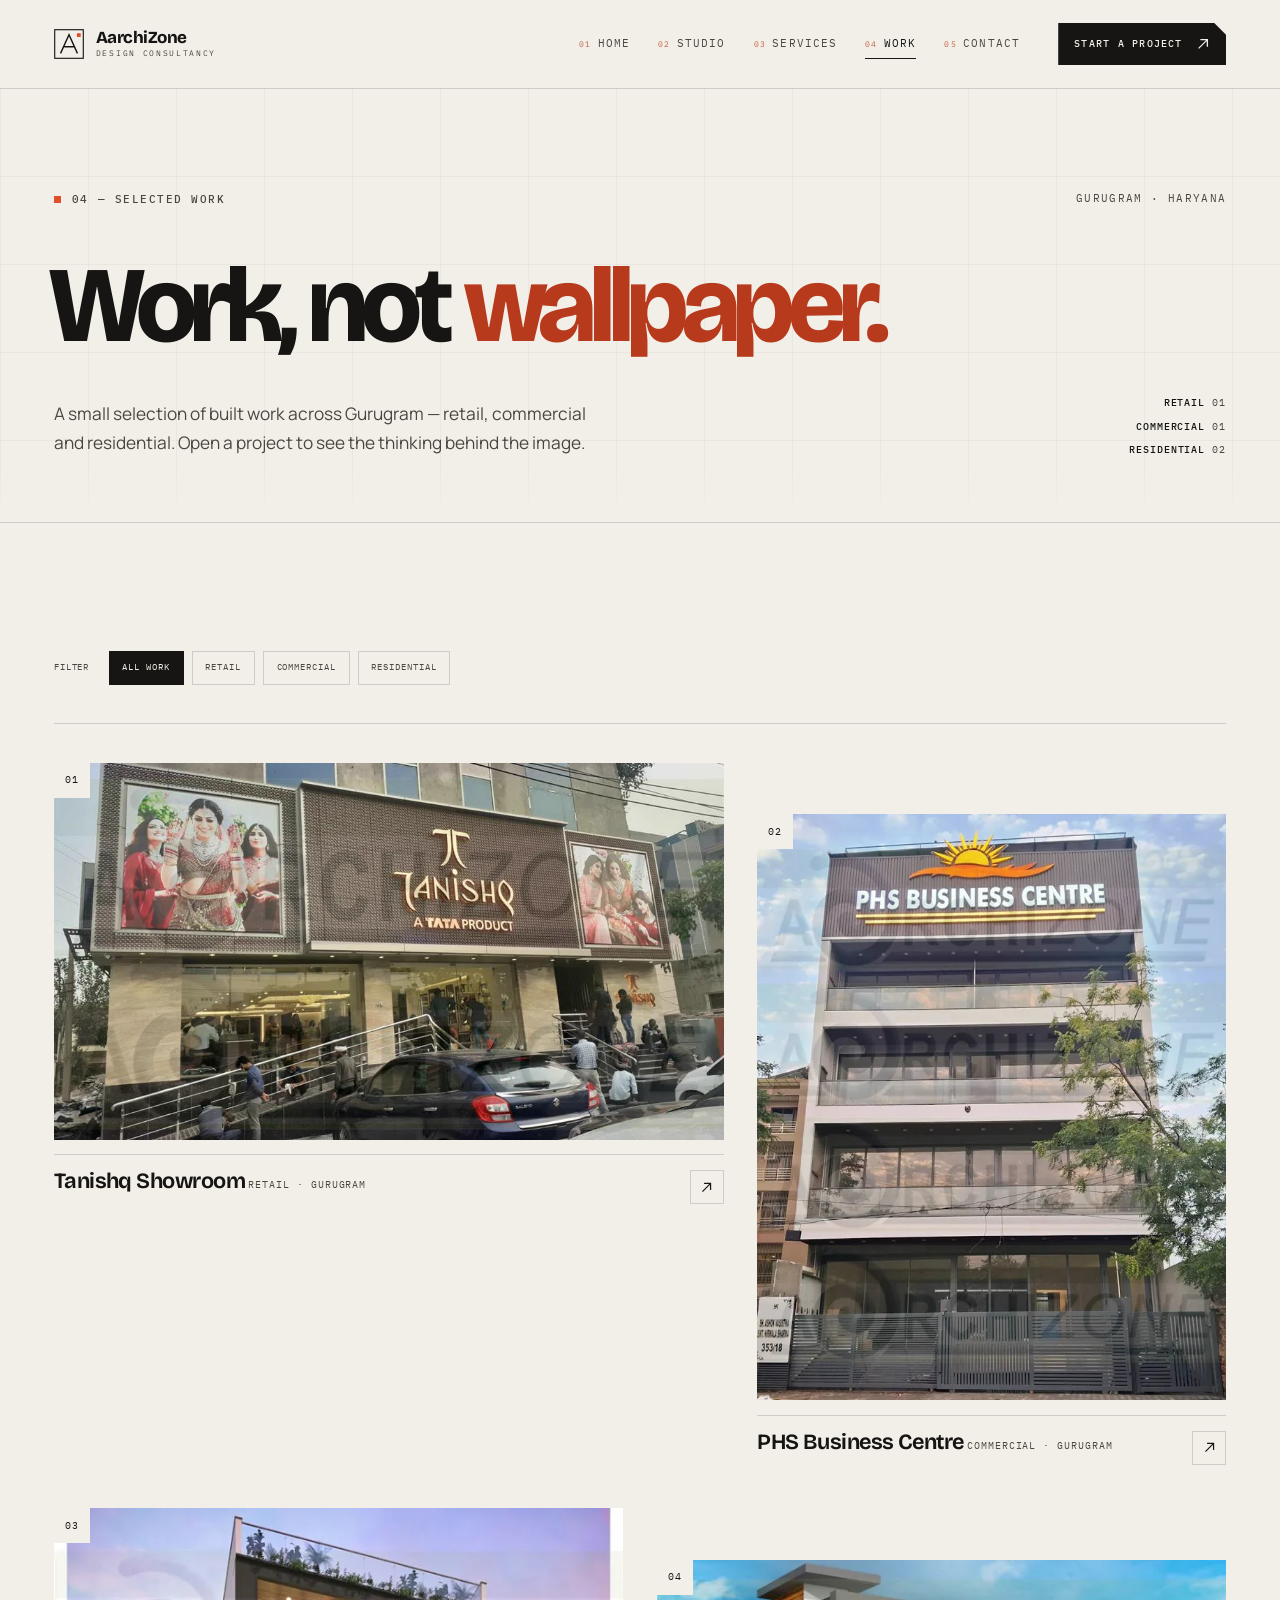
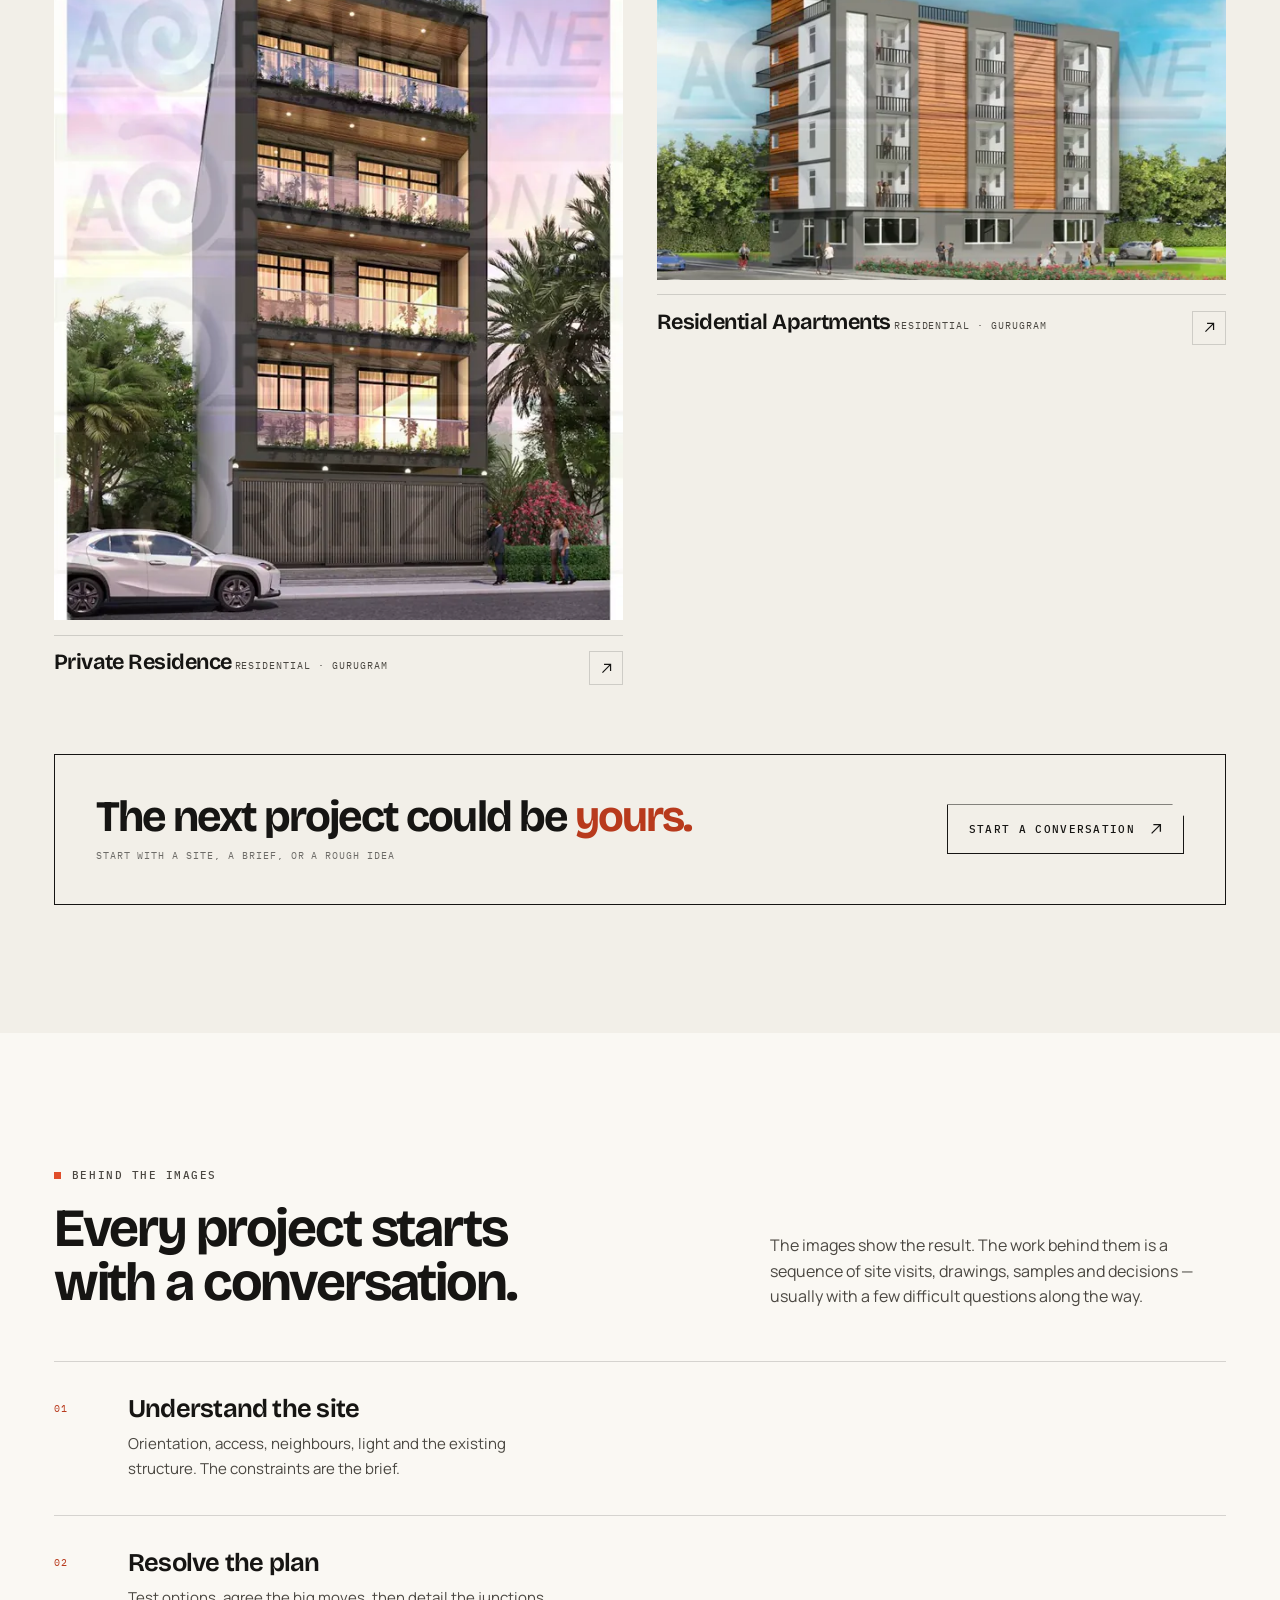
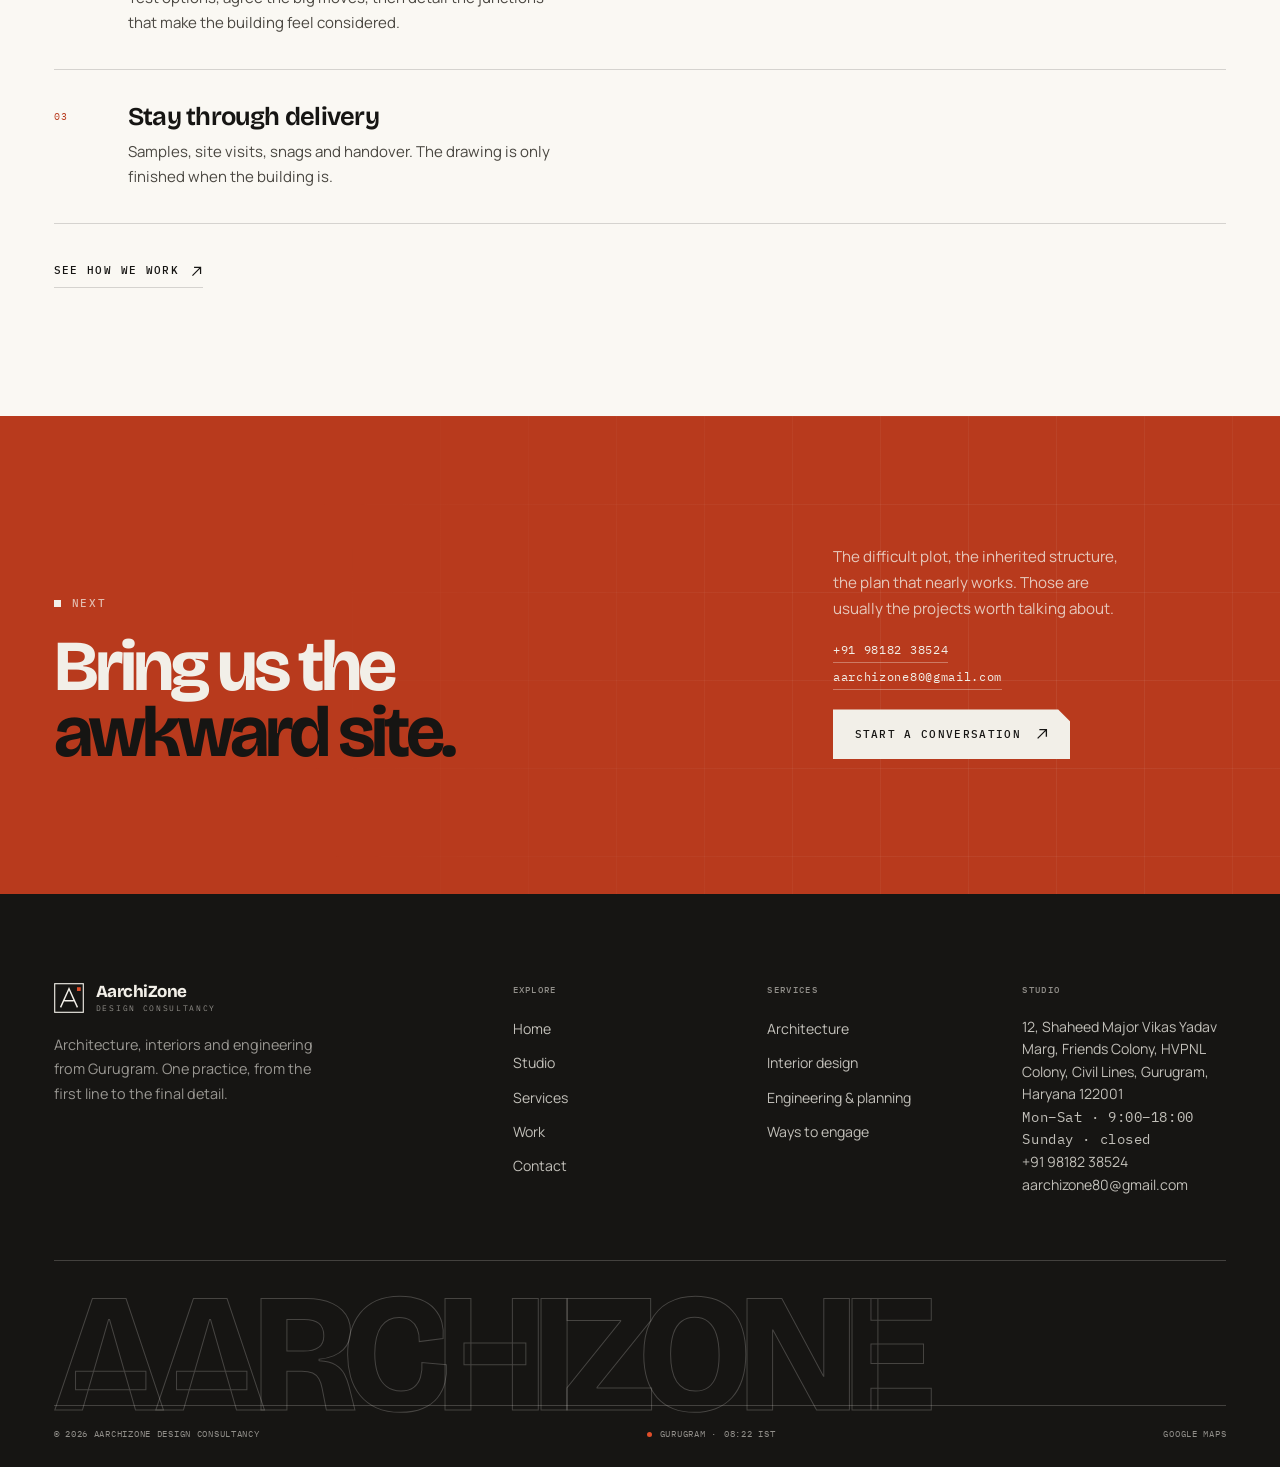
<file: projects.html>
<!DOCTYPE html>
<html lang="en">
<head>
  <meta charset="utf-8">
  <meta name="viewport" content="width=device-width, initial-scale=1">
  <title>Selected Work — AarchiZone Design Consultancy, Gurugram</title>
  <meta name="description" content="Selected architecture, interior and retail work by AarchiZone Design Consultancy in Gurugram — residential buildings, a business centre and a Tanishq showroom.">
  <meta name="theme-color" content="#f2efe8">
  <link rel="icon" href="assets/favicon.svg" type="image/svg+xml">
  <link rel="preload" href="assets/fonts/bricolage-grotesque.woff2" as="font" type="font/woff2" crossorigin>
  <link rel="preload" href="assets/fonts/manrope.woff2" as="font" type="font/woff2" crossorigin>
  <link rel="preload" href="assets/fonts/ibm-plex-mono-400.woff2" as="font" type="font/woff2" crossorigin>
  <link rel="stylesheet" href="css/style.css">
  <meta property="og:type" content="website">
  <meta property="og:title" content="Selected Work — AarchiZone Design Consultancy">
  <meta property="og:description" content="Retail, commercial and residential work across Gurugram.">
  <meta property="og:image" content="assets/img/og-cover.webp">
  <meta name="twitter:card" content="summary_large_image">
  <script>document.documentElement.classList.add("js");</script>
</head>
<body data-page="projects">
  <a class="skip-link" href="#main">Skip to content</a>
  <div class="scroll-progress" aria-hidden="true"><span></span></div>

  <header class="site-header" data-header data-solid>
    <div class="header-inner container">
      <a class="brand" href="index.html" aria-label="AarchiZone Design Consultancy — home">
        <svg class="brand-mark" viewBox="0 0 32 32" aria-hidden="true" fill="none">
          <rect x="0.75" y="0.75" width="30.5" height="30.5" stroke="currentColor" stroke-width="1.2"/>
          <path d="M7 26 16 6l9 20M11 19h10" stroke="currentColor" stroke-width="1.5"/>
          <rect x="24.5" y="4.5" width="4" height="4" fill="#e04e2a"/>
        </svg>
        <span class="brand-text">
          <span class="brand-name">AarchiZone</span>
          <span class="brand-sub">Design Consultancy</span>
        </span>
      </a>
      <nav class="desktop-nav" aria-label="Primary">
        <a href="index.html" data-nav="home"><span>01</span>Home</a>
        <a href="about.html" data-nav="about"><span>02</span>Studio</a>
        <a href="services.html" data-nav="services"><span>03</span>Services</a>
        <a href="projects.html" data-nav="projects"><span>04</span>Work</a>
        <a href="contact.html" data-nav="contact"><span>05</span>Contact</a>
      </nav>
      <a class="btn btn--sm header-cta" href="contact.html">Start a project
        <svg viewBox="0 0 16 16" fill="none" aria-hidden="true"><path d="M3 13 13 3M5 3h8v8" stroke="currentColor" stroke-width="1.5"/></svg>
      </a>
      <button class="menu-toggle" type="button" aria-expanded="false" aria-controls="mobile-menu" aria-label="Open menu" data-menu-toggle>
        <span></span><span></span><span></span>
      </button>
    </div>
  </header>

  <div class="mobile-menu" id="mobile-menu" data-menu>
    <nav class="mobile-menu__nav" aria-label="Mobile">
      <a href="index.html" data-nav="home"><span>01</span>Home</a>
      <a href="about.html" data-nav="about"><span>02</span>Studio</a>
      <a href="services.html" data-nav="services"><span>03</span>Services</a>
      <a href="projects.html" data-nav="projects"><span>04</span>Work</a>
      <a href="contact.html" data-nav="contact"><span>05</span>Contact</a>
    </nav>
    <div class="mobile-menu__foot">
      <a href="tel:+919818238524">+91&nbsp;98182&nbsp;38524</a>
      <a href="mailto:aarchizone80@gmail.com">aarchizone80@gmail.com</a>
      <span>Gurugram, Haryana</span>
    </div>
  </div>

  <main id="main">
    <section class="page-hero">
      <div class="grid-lines" aria-hidden="true"></div>
      <div class="container page-hero__inner">
        <div class="page-hero__top">
          <span class="label">04 — Selected work</span>
          <span class="mono">Gurugram · Haryana</span>
        </div>
        <h1>Work, not <em>wallpaper.</em></h1>
        <div class="page-hero__bottom">
          <p class="lede">A small selection of built work across Gurugram — retail, commercial and residential. Open a project to see the thinking behind the image.</p>
          <div class="page-hero__meta">
            <span><strong>Retail</strong> 01</span>
            <span><strong>Commercial</strong> 01</span>
            <span><strong>Residential</strong> 02</span>
          </div>
        </div>
      </div>
    </section>

    <section class="section">
      <div class="container">
        <div class="filter-bar" role="group" aria-label="Filter projects by category">
          <span class="filter-bar__label">Filter</span>
          <button class="filter-btn" type="button" data-filter="all" aria-pressed="true">All work</button>
          <button class="filter-btn" type="button" data-filter="retail" aria-pressed="false">Retail</button>
          <button class="filter-btn" type="button" data-filter="commercial" aria-pressed="false">Commercial</button>
          <button class="filter-btn" type="button" data-filter="residential" aria-pressed="false">Residential</button>
        </div>

        <div class="projects-grid">
          <article class="project-card--wide" data-category="retail">
            <button class="project-card" type="button" data-project="tanishq" aria-haspopup="dialog" data-cursor-target>
              <span class="project-card__media">
                <span class="project-card__index">01</span>
                <img src="assets/img/project-tanishq.webp" srcset="assets/img/project-tanishq-640.webp 640w, assets/img/project-tanishq.webp 960w" sizes="(max-width: 720px) 100vw, 58vw" alt="Tanishq showroom facade with a textured stone portal and illuminated brand signage." width="960" height="540" fetchpriority="high" decoding="async">
              </span>
              <span class="project-card__info">
                <span>
                  <span class="project-card__title">Tanishq Showroom</span>
                  <span class="project-card__meta">Retail · Gurugram</span>
                </span>
                <span class="project-card__arrow" aria-hidden="true">
                  <svg viewBox="0 0 16 16" fill="none"><path d="M3 13 13 3M5 3h8v8" stroke="currentColor" stroke-width="1.5"/></svg>
                </span>
              </span>
            </button>
          </article>

          <article class="project-card--narrow project-card--offset" data-category="commercial">
            <button class="project-card" type="button" data-project="phs" aria-haspopup="dialog" data-cursor-target>
              <span class="project-card__media">
                <span class="project-card__index">02</span>
                <img src="assets/img/project-phs.webp" srcset="assets/img/project-phs-640.webp 640w, assets/img/project-phs.webp 800w" sizes="(max-width: 720px) 100vw, 40vw" alt="PHS Business Centre, a five-storey commercial building with glass balconies and dark louvre cladding." width="800" height="1000" loading="lazy" decoding="async">
              </span>
              <span class="project-card__info">
                <span>
                  <span class="project-card__title">PHS Business Centre</span>
                  <span class="project-card__meta">Commercial · Gurugram</span>
                </span>
                <span class="project-card__arrow" aria-hidden="true">
                  <svg viewBox="0 0 16 16" fill="none"><path d="M3 13 13 3M5 3h8v8" stroke="currentColor" stroke-width="1.5"/></svg>
                </span>
              </span>
            </button>
          </article>

          <article class="project-card--half" data-category="residential">
            <button class="project-card" type="button" data-project="residence" aria-haspopup="dialog" data-cursor-target>
              <span class="project-card__media">
                <span class="project-card__index">03</span>
                <img src="assets/img/project-residence.webp" srcset="assets/img/project-residence-640.webp 640w, assets/img/project-residence.webp 800w" sizes="(max-width: 720px) 100vw, 48vw" alt="Contemporary residence at dusk with stacked planted balconies and floor-to-ceiling glazing." width="800" height="1000" loading="lazy" decoding="async">
              </span>
              <span class="project-card__info">
                <span>
                  <span class="project-card__title">Private Residence</span>
                  <span class="project-card__meta">Residential · Gurugram</span>
                </span>
                <span class="project-card__arrow" aria-hidden="true">
                  <svg viewBox="0 0 16 16" fill="none"><path d="M3 13 13 3M5 3h8v8" stroke="currentColor" stroke-width="1.5"/></svg>
                </span>
              </span>
            </button>
          </article>

          <article class="project-card--half project-card--landscape project-card--offset" data-category="residential">
            <button class="project-card" type="button" data-project="apartments" aria-haspopup="dialog" data-cursor-target>
              <span class="project-card__media">
                <span class="project-card__index">04</span>
                <img src="assets/img/project-apartments.webp" srcset="assets/img/project-apartments-640.webp 640w, assets/img/project-apartments.webp 960w" sizes="(max-width: 720px) 100vw, 48vw" alt="Five-storey residential building with orange louvre panels, white bays and recessed balconies." width="960" height="540" loading="lazy" decoding="async">
              </span>
              <span class="project-card__info">
                <span>
                  <span class="project-card__title">Residential Apartments</span>
                  <span class="project-card__meta">Residential · Gurugram</span>
                </span>
                <span class="project-card__arrow" aria-hidden="true">
                  <svg viewBox="0 0 16 16" fill="none"><path d="M3 13 13 3M5 3h8v8" stroke="currentColor" stroke-width="1.5"/></svg>
                </span>
              </span>
            </button>
          </article>

          <a class="next-project" href="contact.html">
            <div>
              <div class="next-project__title">The next project could be <span>yours.</span></div>
              <p>Start with a site, a brief, or a rough idea</p>
            </div>
            <span class="btn btn--ghost" aria-hidden="true">Start a conversation
              <svg viewBox="0 0 16 16" fill="none"><path d="M3 13 13 3M5 3h8v8" stroke="currentColor" stroke-width="1.5"/></svg>
            </span>
          </a>
        </div>
      </div>
    </section>

    <section class="section section--paper">
      <div class="container">
        <div class="split-head">
          <div>
            <span class="label">Behind the images</span>
            <h2 class="h2 u-mt-1">Every project starts with a conversation.</h2>
          </div>
          <p>The images show the result. The work behind them is a sequence of site visits, drawings, samples and decisions — usually with a few difficult questions along the way.</p>
        </div>
        <div class="process-steps">
          <article class="process-step" data-reveal>
            <span class="process-step__num">01</span>
            <div>
              <h3 class="process-step__title">Understand the site</h3>
              <p class="process-step__copy">Orientation, access, neighbours, light and the existing structure. The constraints are the brief.</p>
            </div>
          </article>
          <article class="process-step" data-reveal>
            <span class="process-step__num">02</span>
            <div>
              <h3 class="process-step__title">Resolve the plan</h3>
              <p class="process-step__copy">Test options, agree the big moves, then detail the junctions that make the building feel considered.</p>
            </div>
          </article>
          <article class="process-step" data-reveal>
            <span class="process-step__num">03</span>
            <div>
              <h3 class="process-step__title">Stay through delivery</h3>
              <p class="process-step__copy">Samples, site visits, snags and handover. The drawing is only finished when the building is.</p>
            </div>
          </article>
        </div>
        <div class="u-mt-2">
          <a class="text-link" href="services.html">See how we work
            <svg viewBox="0 0 16 16" fill="none" aria-hidden="true"><path d="M3 13 13 3M5 3h8v8" stroke="currentColor" stroke-width="1.5"/></svg>
          </a>
        </div>
      </div>
    </section>

    <section class="section cta">
      <div class="container cta-inner">
        <div>
          <span class="label">Next</span>
          <h2 class="cta-title">Bring us the <em>awkward site.</em></h2>
        </div>
        <div class="cta-right">
          <p>The difficult plot, the inherited structure, the plan that nearly works. Those are usually the projects worth talking about.</p>
          <div class="cta-contacts">
            <a href="tel:+919818238524">+91&nbsp;98182&nbsp;38524</a>
            <a href="mailto:aarchizone80@gmail.com">aarchizone80@gmail.com</a>
          </div>
          <a class="btn btn--light" href="contact.html">Start a conversation
            <svg viewBox="0 0 16 16" fill="none" aria-hidden="true"><path d="M3 13 13 3M5 3h8v8" stroke="currentColor" stroke-width="1.5"/></svg>
          </a>
        </div>
      </div>
    </section>
  </main>

  <footer class="site-footer">
    <div class="container">
      <div class="footer-grid">
        <div class="footer-brand">
          <a class="brand" href="index.html" aria-label="AarchiZone Design Consultancy — home">
            <svg class="brand-mark" viewBox="0 0 32 32" aria-hidden="true" fill="none">
              <rect x="0.75" y="0.75" width="30.5" height="30.5" stroke="currentColor" stroke-width="1.2"/>
              <path d="M7 26 16 6l9 20M11 19h10" stroke="currentColor" stroke-width="1.5"/>
              <rect x="24.5" y="4.5" width="4" height="4" fill="#e04e2a"/>
            </svg>
            <span class="brand-text">
              <span class="brand-name">AarchiZone</span>
              <span class="brand-sub">Design Consultancy</span>
            </span>
          </a>
          <p>Architecture, interiors and engineering from Gurugram. One practice, from the first line to the final detail.</p>
        </div>
        <div class="footer-col">
          <h3>Explore</h3>
          <ul>
            <li><a href="index.html">Home</a></li>
            <li><a href="about.html">Studio</a></li>
            <li><a href="services.html">Services</a></li>
            <li><a href="projects.html">Work</a></li>
            <li><a href="contact.html">Contact</a></li>
          </ul>
        </div>
        <div class="footer-col">
          <h3>Services</h3>
          <ul>
            <li><a href="services.html#architecture">Architecture</a></li>
            <li><a href="services.html#interiors">Interior design</a></li>
            <li><a href="services.html#engineering">Engineering &amp; planning</a></li>
            <li><a href="services.html#engage">Ways to engage</a></li>
          </ul>
        </div>
        <div class="footer-col">
          <h3>Studio</h3>
          <address>12, Shaheed Major Vikas Yadav Marg, Friends Colony, HVPNL Colony, Civil Lines, Gurugram, Haryana 122001</address>
          <p class="footer-hours">Mon–Sat · 9:00–18:00<br>Sunday · closed</p>
          <p><a href="tel:+919818238524">+91&nbsp;98182&nbsp;38524</a><br><a href="mailto:aarchizone80@gmail.com">aarchizone80@gmail.com</a></p>
        </div>
      </div>
      <div class="footer-wordmark" aria-hidden="true"><span>AARCHIZONE</span></div>
      <div class="footer-bottom">
        <span>© <span data-year>2026</span> AarchiZone Design Consultancy</span>
        <span class="local-time">Gurugram · <span data-time>--:-- IST</span></span>
        <a href="https://maps.app.goo.gl/5RbaZ3eTJ1Ez8fLD9" target="_blank" rel="noopener">Google Maps</a>
      </div>
    </div>
  </footer>

  <dialog class="project-dialog" data-project-dialog aria-labelledby="dialog-title">
    <div class="dialog-head">
      <span data-dialog-category>Project</span>
      <button class="dialog-close" type="button" data-dialog-close aria-label="Close project">
        <svg viewBox="0 0 16 16" fill="none" aria-hidden="true"><path d="M3 3l10 10M13 3 3 13" stroke="currentColor" stroke-width="1.5"/></svg>
      </button>
    </div>
    <div class="dialog-media">
      <img data-dialog-image src="data:image/svg+xml,%3Csvg xmlns='http://www.w3.org/2000/svg' width='1' height='1'/%3E" alt="" width="1200" height="800">
    </div>
    <div class="dialog-body">
      <div>
        <h2 id="dialog-title" data-dialog-title>Project</h2>
        <span class="mono">Selected work · AarchiZone</span>
      </div>
      <div>
        <p data-dialog-body></p>
        <dl class="dialog-facts">
          <div class="dialog-fact"><dt>Scope</dt><dd data-dialog-scope></dd></div>
          <div class="dialog-fact"><dt>Typology</dt><dd data-dialog-typology></dd></div>
          <div class="dialog-fact"><dt>Location</dt><dd data-dialog-location></dd></div>
          <div class="dialog-fact"><dt>Status</dt><dd data-dialog-status></dd></div>
        </dl>
      </div>
    </div>
  </dialog>

  <div class="cursor-label" data-cursor aria-hidden="true">View</div>
  <script src="js/main.js" defer></script>
</body>
</html>
</file>
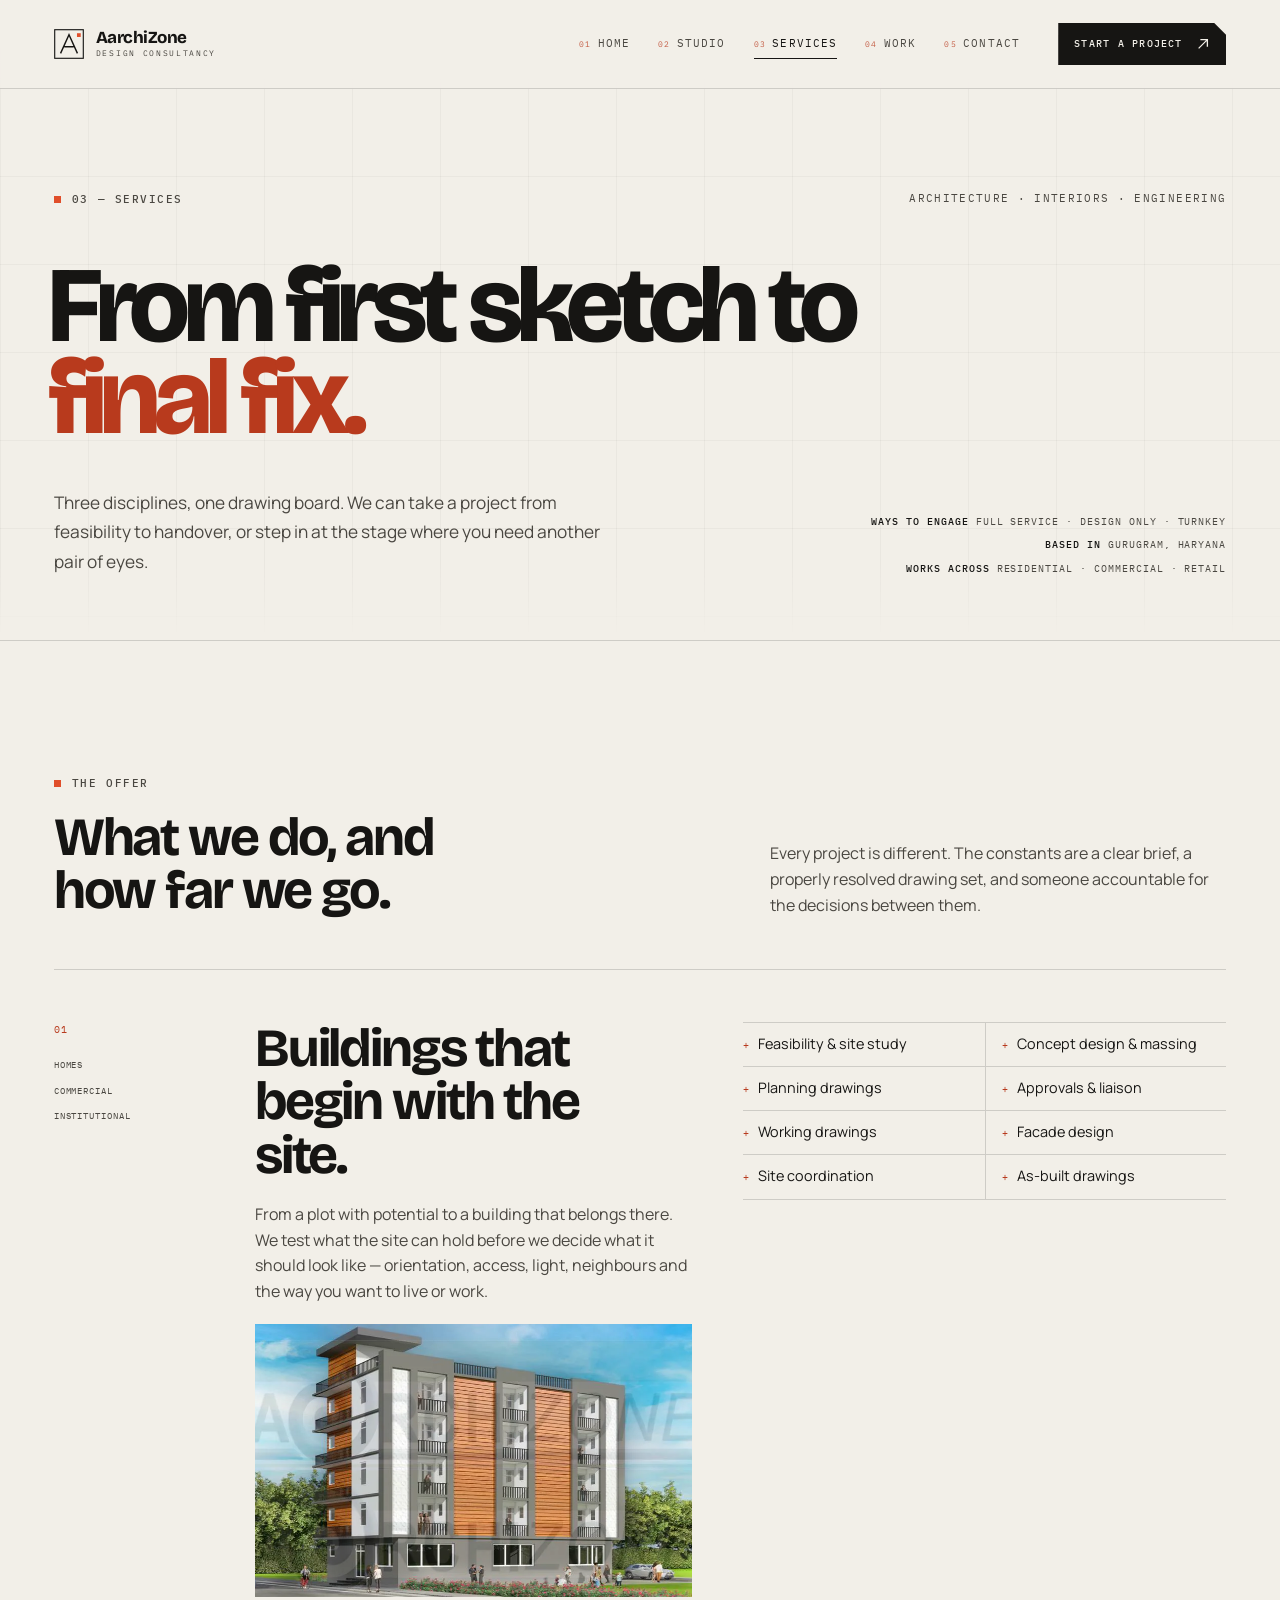
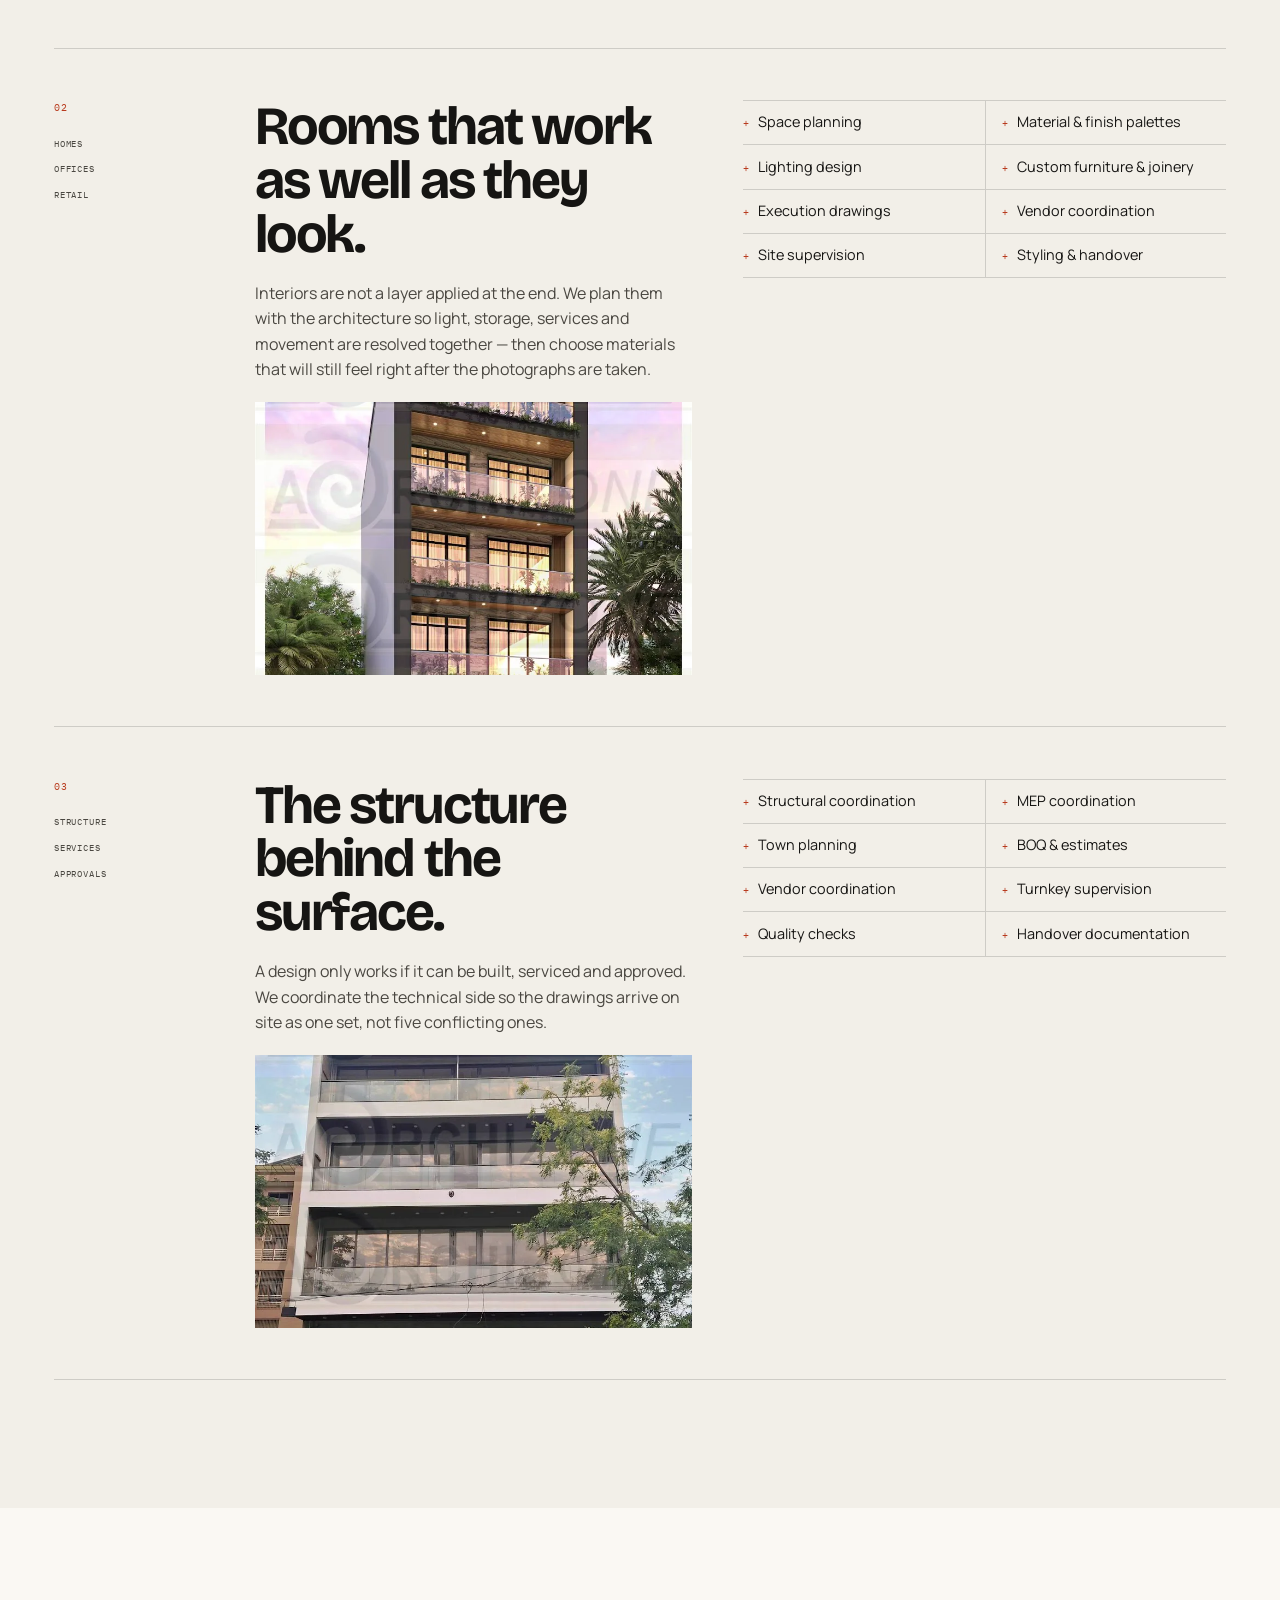
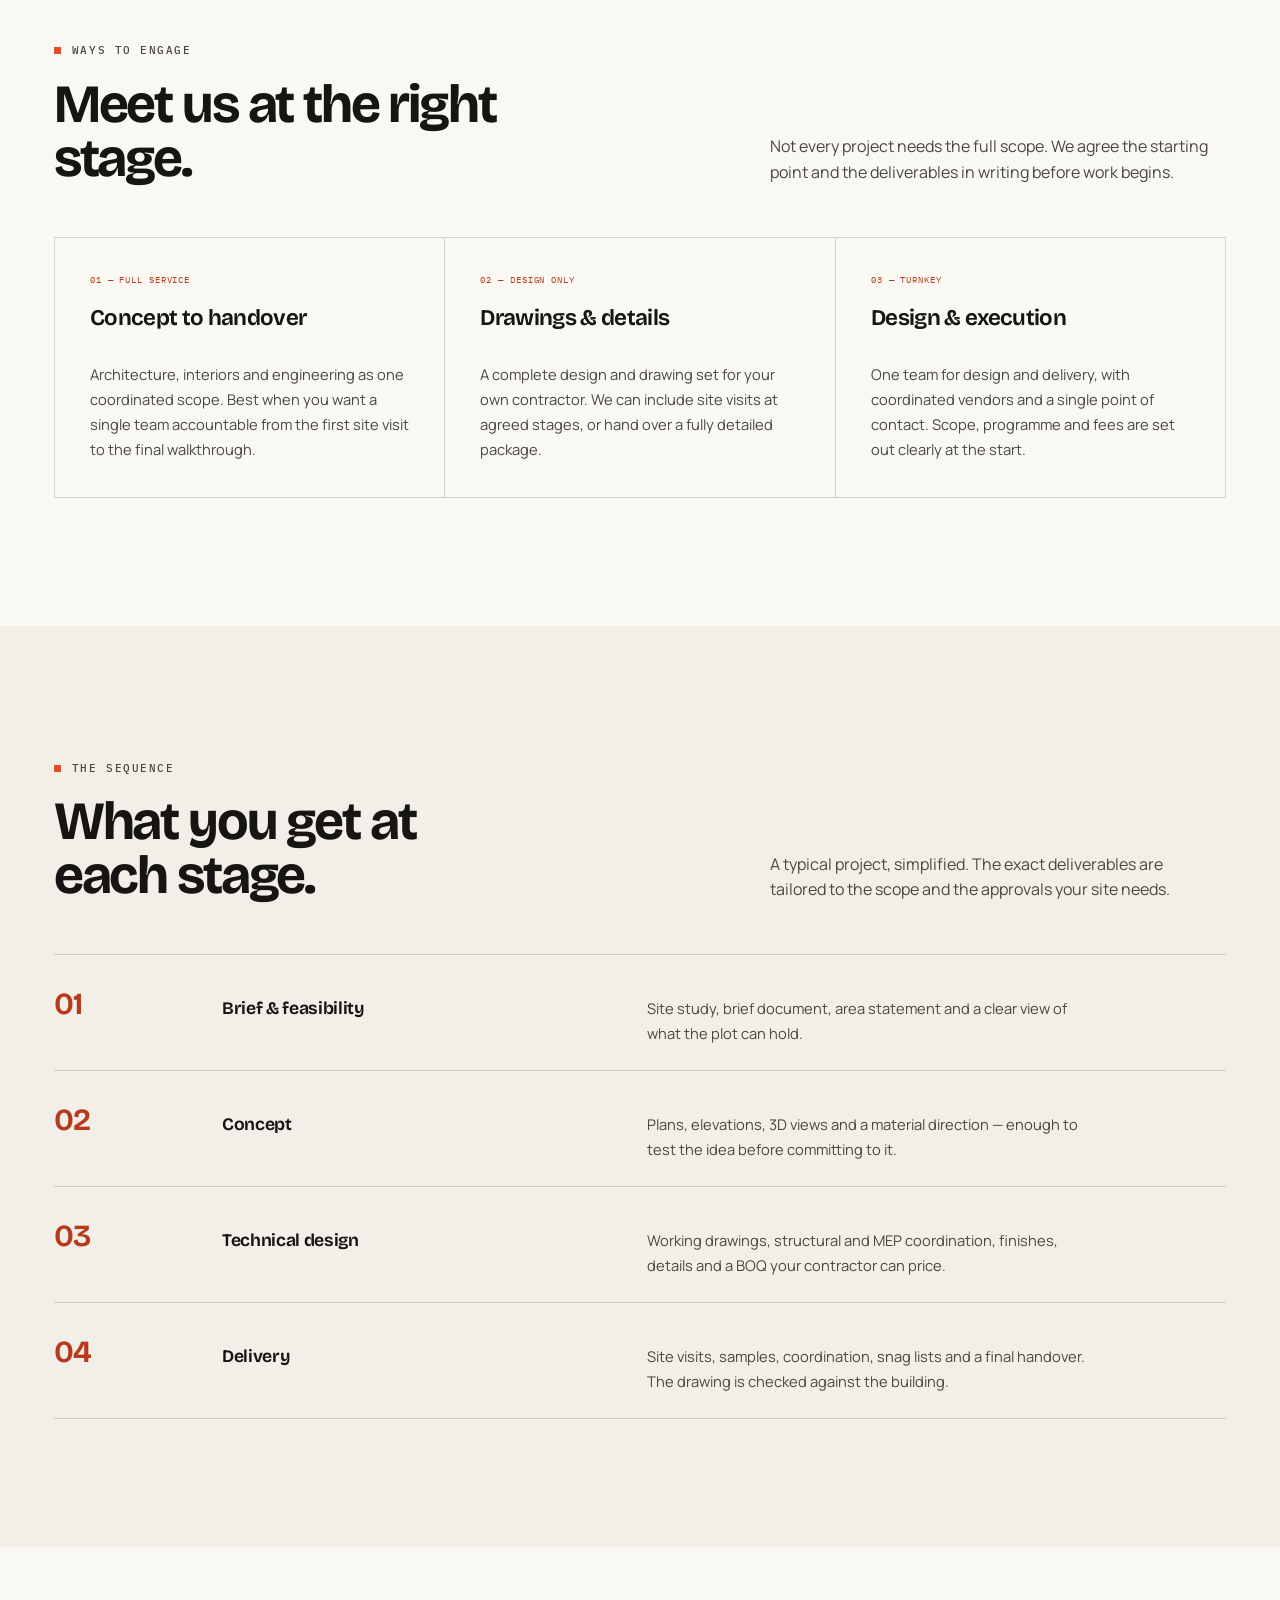
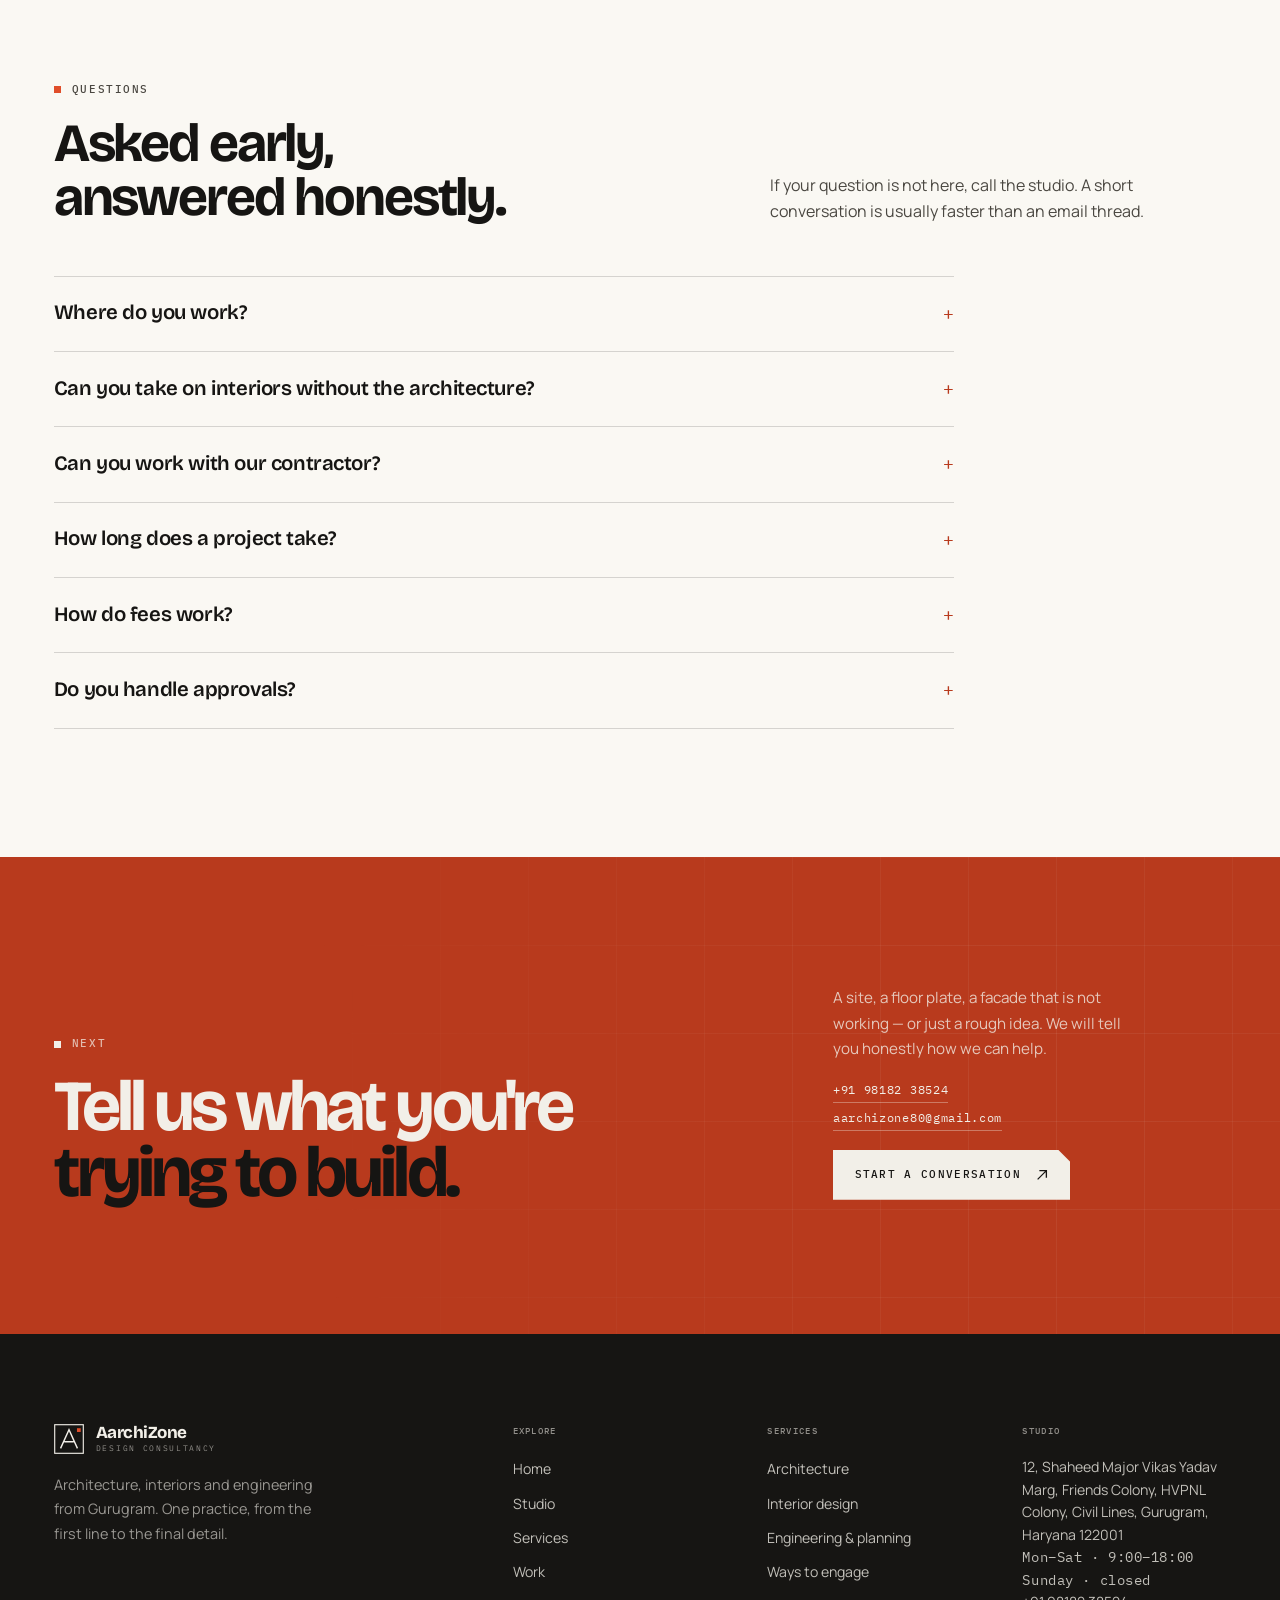
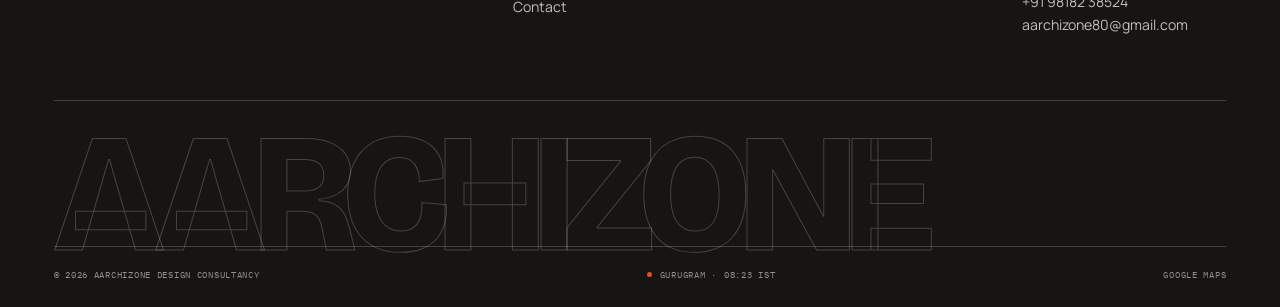
<file: services.html>
<!DOCTYPE html>
<html lang="en">
<head>
  <meta charset="utf-8">
  <meta name="viewport" content="width=device-width, initial-scale=1">
  <title>Architecture, Interiors &amp; Engineering — AarchiZone</title>
  <meta name="description" content="Architecture, interior design, structural coordination and town planning in Gurugram. One practice from feasibility and concept to working drawings and handover.">
  <meta name="theme-color" content="#f2efe8">
  <link rel="icon" href="assets/favicon.svg" type="image/svg+xml">
  <link rel="preload" href="assets/fonts/bricolage-grotesque.woff2" as="font" type="font/woff2" crossorigin>
  <link rel="preload" href="assets/fonts/manrope.woff2" as="font" type="font/woff2" crossorigin>
  <link rel="preload" href="assets/fonts/ibm-plex-mono-400.woff2" as="font" type="font/woff2" crossorigin>
  <link rel="stylesheet" href="css/style.css">
  <meta property="og:type" content="website">
  <meta property="og:title" content="Services — AarchiZone Design Consultancy">
  <meta property="og:description" content="Architecture, interiors and engineering under one roof in Gurugram.">
  <meta property="og:image" content="assets/img/og-cover.webp">
  <meta name="twitter:card" content="summary_large_image">
  <script>document.documentElement.classList.add("js");</script>
</head>
<body data-page="services">
  <a class="skip-link" href="#main">Skip to content</a>
  <div class="scroll-progress" aria-hidden="true"><span></span></div>

  <header class="site-header" data-header data-solid>
    <div class="header-inner container">
      <a class="brand" href="index.html" aria-label="AarchiZone Design Consultancy — home">
        <svg class="brand-mark" viewBox="0 0 32 32" aria-hidden="true" fill="none">
          <rect x="0.75" y="0.75" width="30.5" height="30.5" stroke="currentColor" stroke-width="1.2"/>
          <path d="M7 26 16 6l9 20M11 19h10" stroke="currentColor" stroke-width="1.5"/>
          <rect x="24.5" y="4.5" width="4" height="4" fill="#e04e2a"/>
        </svg>
        <span class="brand-text">
          <span class="brand-name">AarchiZone</span>
          <span class="brand-sub">Design Consultancy</span>
        </span>
      </a>
      <nav class="desktop-nav" aria-label="Primary">
        <a href="index.html" data-nav="home"><span>01</span>Home</a>
        <a href="about.html" data-nav="about"><span>02</span>Studio</a>
        <a href="services.html" data-nav="services"><span>03</span>Services</a>
        <a href="projects.html" data-nav="projects"><span>04</span>Work</a>
        <a href="contact.html" data-nav="contact"><span>05</span>Contact</a>
      </nav>
      <a class="btn btn--sm header-cta" href="contact.html">Start a project
        <svg viewBox="0 0 16 16" fill="none" aria-hidden="true"><path d="M3 13 13 3M5 3h8v8" stroke="currentColor" stroke-width="1.5"/></svg>
      </a>
      <button class="menu-toggle" type="button" aria-expanded="false" aria-controls="mobile-menu" aria-label="Open menu" data-menu-toggle>
        <span></span><span></span><span></span>
      </button>
    </div>
  </header>

  <div class="mobile-menu" id="mobile-menu" data-menu>
    <nav class="mobile-menu__nav" aria-label="Mobile">
      <a href="index.html" data-nav="home"><span>01</span>Home</a>
      <a href="about.html" data-nav="about"><span>02</span>Studio</a>
      <a href="services.html" data-nav="services"><span>03</span>Services</a>
      <a href="projects.html" data-nav="projects"><span>04</span>Work</a>
      <a href="contact.html" data-nav="contact"><span>05</span>Contact</a>
    </nav>
    <div class="mobile-menu__foot">
      <a href="tel:+919818238524">+91&nbsp;98182&nbsp;38524</a>
      <a href="mailto:aarchizone80@gmail.com">aarchizone80@gmail.com</a>
      <span>Gurugram, Haryana</span>
    </div>
  </div>

  <main id="main">
    <section class="page-hero">
      <div class="grid-lines" aria-hidden="true"></div>
      <div class="container page-hero__inner">
        <div class="page-hero__top">
          <span class="label">03 — Services</span>
          <span class="mono">Architecture · Interiors · Engineering</span>
        </div>
        <h1>From first sketch to <em>final fix.</em></h1>
        <div class="page-hero__bottom">
          <p class="lede">Three disciplines, one drawing board. We can take a project from feasibility to handover, or step in at the stage where you need another pair of eyes.</p>
          <div class="page-hero__meta">
            <span><strong>Ways to engage</strong> Full service · Design only · Turnkey</span>
            <span><strong>Based in</strong> Gurugram, Haryana</span>
            <span><strong>Works across</strong> Residential · Commercial · Retail</span>
          </div>
        </div>
      </div>
    </section>

    <section class="section">
      <div class="container">
        <div class="split-head">
          <div>
            <span class="label">The offer</span>
            <h2 class="h2 u-mt-1">What we do, and how far we go.</h2>
          </div>
          <p>Every project is different. The constants are a clear brief, a properly resolved drawing set, and someone accountable for the decisions between them.</p>
        </div>

        <article class="service-detail" id="architecture">
          <aside class="service-detail__aside" aria-label="Architecture service summary">
            <span class="service-detail__num">01</span>
            <span class="service-detail__tag">Homes<br>Commercial<br>Institutional</span>
          </aside>
          <div class="service-detail__main">
            <h2 class="h2">Buildings that begin with the site.</h2>
            <p>From a plot with potential to a building that belongs there. We test what the site can hold before we decide what it should look like — orientation, access, light, neighbours and the way you want to live or work.</p>
            <img src="assets/img/project-apartments.webp" alt="Five-storey residential building with orange louvre panels, white bays and recessed balconies." width="960" height="540" loading="lazy" decoding="async">
          </div>
          <div>
            <ul class="service-list">
              <li>Feasibility &amp; site study</li>
              <li>Concept design &amp; massing</li>
              <li>Planning drawings</li>
              <li>Approvals &amp; liaison</li>
              <li>Working drawings</li>
              <li>Facade design</li>
              <li>Site coordination</li>
              <li>As-built drawings</li>
            </ul>
          </div>
        </article>

        <article class="service-detail" id="interiors">
          <aside class="service-detail__aside" aria-label="Interiors service summary">
            <span class="service-detail__num">02</span>
            <span class="service-detail__tag">Homes<br>Offices<br>Retail</span>
          </aside>
          <div class="service-detail__main">
            <h2 class="h2">Rooms that work as well as they look.</h2>
            <p>Interiors are not a layer applied at the end. We plan them with the architecture so light, storage, services and movement are resolved together — then choose materials that will still feel right after the photographs are taken.</p>
            <img src="assets/img/project-residence.webp" alt="Contemporary residence at dusk with stacked planted balconies and floor-to-ceiling glazing." width="800" height="1000" loading="lazy" decoding="async">
          </div>
          <div>
            <ul class="service-list">
              <li>Space planning</li>
              <li>Material &amp; finish palettes</li>
              <li>Lighting design</li>
              <li>Custom furniture &amp; joinery</li>
              <li>Execution drawings</li>
              <li>Vendor coordination</li>
              <li>Site supervision</li>
              <li>Styling &amp; handover</li>
            </ul>
          </div>
        </article>

        <article class="service-detail" id="engineering">
          <aside class="service-detail__aside" aria-label="Engineering service summary">
            <span class="service-detail__num">03</span>
            <span class="service-detail__tag">Structure<br>Services<br>Approvals</span>
          </aside>
          <div class="service-detail__main">
            <h2 class="h2">The structure behind the surface.</h2>
            <p>A design only works if it can be built, serviced and approved. We coordinate the technical side so the drawings arrive on site as one set, not five conflicting ones.</p>
            <img src="assets/img/project-phs.webp" alt="PHS Business Centre, a five-storey commercial building with glass balconies and dark louvre cladding." width="800" height="1000" loading="lazy" decoding="async">
          </div>
          <div>
            <ul class="service-list">
              <li>Structural coordination</li>
              <li>MEP coordination</li>
              <li>Town planning</li>
              <li>BOQ &amp; estimates</li>
              <li>Vendor coordination</li>
              <li>Turnkey supervision</li>
              <li>Quality checks</li>
              <li>Handover documentation</li>
            </ul>
          </div>
        </article>
      </div>
    </section>

    <section class="section section--paper" id="engage">
      <div class="container">
        <div class="split-head">
          <div>
            <span class="label">Ways to engage</span>
            <h2 class="h2 u-mt-1">Meet us at the right stage.</h2>
          </div>
          <p>Not every project needs the full scope. We agree the starting point and the deliverables in writing before work begins.</p>
        </div>
        <div class="engagement-grid">
          <article class="engagement" data-reveal>
            <span class="engagement__k">01 — Full service</span>
            <h3>Concept to handover</h3>
            <p>Architecture, interiors and engineering as one coordinated scope. Best when you want a single team accountable from the first site visit to the final walkthrough.</p>
          </article>
          <article class="engagement" data-reveal style="--delay:.06s">
            <span class="engagement__k">02 — Design only</span>
            <h3>Drawings &amp; details</h3>
            <p>A complete design and drawing set for your own contractor. We can include site visits at agreed stages, or hand over a fully detailed package.</p>
          </article>
          <article class="engagement" data-reveal style="--delay:.12s">
            <span class="engagement__k">03 — Turnkey</span>
            <h3>Design &amp; execution</h3>
            <p>One team for design and delivery, with coordinated vendors and a single point of contact. Scope, programme and fees are set out clearly at the start.</p>
          </article>
        </div>
      </div>
    </section>

    <section class="section">
      <div class="container">
        <div class="split-head">
          <div>
            <span class="label">The sequence</span>
            <h2 class="h2 u-mt-1">What you get at each stage.</h2>
          </div>
          <p>A typical project, simplified. The exact deliverables are tailored to the scope and the approvals your site needs.</p>
        </div>
        <div class="timeline">
          <div class="timeline-item" data-reveal>
            <span class="timeline-year">01</span>
            <span class="timeline-title">Brief &amp; feasibility</span>
            <p class="timeline-copy">Site study, brief document, area statement and a clear view of what the plot can hold.</p>
          </div>
          <div class="timeline-item" data-reveal>
            <span class="timeline-year">02</span>
            <span class="timeline-title">Concept</span>
            <p class="timeline-copy">Plans, elevations, 3D views and a material direction — enough to test the idea before committing to it.</p>
          </div>
          <div class="timeline-item" data-reveal>
            <span class="timeline-year">03</span>
            <span class="timeline-title">Technical design</span>
            <p class="timeline-copy">Working drawings, structural and MEP coordination, finishes, details and a BOQ your contractor can price.</p>
          </div>
          <div class="timeline-item" data-reveal>
            <span class="timeline-year">04</span>
            <span class="timeline-title">Delivery</span>
            <p class="timeline-copy">Site visits, samples, coordination, snag lists and a final handover. The drawing is checked against the building.</p>
          </div>
        </div>
      </div>
    </section>

    <section class="section section--paper">
      <div class="container">
        <div class="split-head">
          <div>
            <span class="label">Questions</span>
            <h2 class="h2 u-mt-1">Asked early, answered honestly.</h2>
          </div>
          <p>If your question is not here, call the studio. A short conversation is usually faster than an email thread.</p>
        </div>
        <div class="faq">
          <details class="faq-item">
            <summary>Where do you work?</summary>
            <p>Mostly in Gurugram and the NCR. For the right project we can travel further; the first conversation will tell us whether that makes sense for the scope and the site.</p>
          </details>
          <details class="faq-item">
            <summary>Can you take on interiors without the architecture?</summary>
            <p>Yes. We can join an existing shell or a building designed by someone else, provided the drawings and site conditions are clear. We will review what exists before confirming scope.</p>
          </details>
          <details class="faq-item">
            <summary>Can you work with our contractor?</summary>
            <p>Yes. We can design, detail and coordinate, and visit site at agreed stages. We are also comfortable working alongside a contractor you already trust — the important thing is a clear drawing set and a single point of coordination.</p>
          </details>
          <details class="faq-item">
            <summary>How long does a project take?</summary>
            <p>It depends on scale, approvals and site conditions. A residential interior may take a few months; a new building can take a year or more. We set a stage-wise programme before starting so you know what to expect.</p>
          </details>
          <details class="faq-item">
            <summary>How do fees work?</summary>
            <p>Fees are based on scope, scale and the level of site involvement. We put the scope and fee in writing before work begins, so there are no surprises. We do not publish a rate card because no two projects are the same.</p>
          </details>
          <details class="faq-item">
            <summary>Do you handle approvals?</summary>
            <p>We prepare and coordinate the drawings and can liaise with your consultant or contractor through the approval process. The exact scope is agreed at the start, along with any third-party fees.</p>
          </details>
        </div>
      </div>
    </section>

    <section class="section cta">
      <div class="container cta-inner">
        <div>
          <span class="label">Next</span>
          <h2 class="cta-title">Tell us what you're <em>trying to build.</em></h2>
        </div>
        <div class="cta-right">
          <p>A site, a floor plate, a facade that is not working — or just a rough idea. We will tell you honestly how we can help.</p>
          <div class="cta-contacts">
            <a href="tel:+919818238524">+91&nbsp;98182&nbsp;38524</a>
            <a href="mailto:aarchizone80@gmail.com">aarchizone80@gmail.com</a>
          </div>
          <a class="btn btn--light" href="contact.html">Start a conversation
            <svg viewBox="0 0 16 16" fill="none" aria-hidden="true"><path d="M3 13 13 3M5 3h8v8" stroke="currentColor" stroke-width="1.5"/></svg>
          </a>
        </div>
      </div>
    </section>
  </main>

  <footer class="site-footer">
    <div class="container">
      <div class="footer-grid">
        <div class="footer-brand">
          <a class="brand" href="index.html" aria-label="AarchiZone Design Consultancy — home">
            <svg class="brand-mark" viewBox="0 0 32 32" aria-hidden="true" fill="none">
              <rect x="0.75" y="0.75" width="30.5" height="30.5" stroke="currentColor" stroke-width="1.2"/>
              <path d="M7 26 16 6l9 20M11 19h10" stroke="currentColor" stroke-width="1.5"/>
              <rect x="24.5" y="4.5" width="4" height="4" fill="#e04e2a"/>
            </svg>
            <span class="brand-text">
              <span class="brand-name">AarchiZone</span>
              <span class="brand-sub">Design Consultancy</span>
            </span>
          </a>
          <p>Architecture, interiors and engineering from Gurugram. One practice, from the first line to the final detail.</p>
        </div>
        <div class="footer-col">
          <h3>Explore</h3>
          <ul>
            <li><a href="index.html">Home</a></li>
            <li><a href="about.html">Studio</a></li>
            <li><a href="services.html">Services</a></li>
            <li><a href="projects.html">Work</a></li>
            <li><a href="contact.html">Contact</a></li>
          </ul>
        </div>
        <div class="footer-col">
          <h3>Services</h3>
          <ul>
            <li><a href="services.html#architecture">Architecture</a></li>
            <li><a href="services.html#interiors">Interior design</a></li>
            <li><a href="services.html#engineering">Engineering &amp; planning</a></li>
            <li><a href="services.html#engage">Ways to engage</a></li>
          </ul>
        </div>
        <div class="footer-col">
          <h3>Studio</h3>
          <address>12, Shaheed Major Vikas Yadav Marg, Friends Colony, HVPNL Colony, Civil Lines, Gurugram, Haryana 122001</address>
          <p class="footer-hours">Mon–Sat · 9:00–18:00<br>Sunday · closed</p>
          <p><a href="tel:+919818238524">+91&nbsp;98182&nbsp;38524</a><br><a href="mailto:aarchizone80@gmail.com">aarchizone80@gmail.com</a></p>
        </div>
      </div>
      <div class="footer-wordmark" aria-hidden="true"><span>AARCHIZONE</span></div>
      <div class="footer-bottom">
        <span>© <span data-year>2026</span> AarchiZone Design Consultancy</span>
        <span class="local-time">Gurugram · <span data-time>--:-- IST</span></span>
        <a href="https://maps.app.goo.gl/5RbaZ3eTJ1Ez8fLD9" target="_blank" rel="noopener">Google Maps</a>
      </div>
    </div>
  </footer>

  <div class="cursor-label" data-cursor aria-hidden="true">View</div>
  <script src="js/main.js" defer></script>
</body>
</html>
</file>
<file: css/style.css>
/* ==========================================================================
   AarchiZone Design Consultancy
   A custom editorial/architectural design system.
   ========================================================================== */

/* ---------- Fonts ---------- */
@font-face {
  font-family: "Bricolage Grotesque";
  src: url("../assets/fonts/bricolage-grotesque.woff2") format("woff2");
  font-weight: 200 800;
  font-style: normal;
  font-display: swap;
}
@font-face {
  font-family: "Manrope";
  src: url("../assets/fonts/manrope.woff2") format("woff2");
  font-weight: 200 800;
  font-style: normal;
  font-display: swap;
}
@font-face {
  font-family: "IBM Plex Mono";
  src: url("../assets/fonts/ibm-plex-mono-400.woff2") format("woff2");
  font-weight: 400;
  font-style: normal;
  font-display: swap;
}
@font-face {
  font-family: "IBM Plex Mono";
  src: url("../assets/fonts/ibm-plex-mono-500.woff2") format("woff2");
  font-weight: 500;
  font-style: normal;
  font-display: swap;
}

/* ---------- Tokens ---------- */
:root {
  --bone: #f2efe8;
  --paper: #faf8f3;
  --ink: #161513;
  --ink-soft: #4a4741;
  --accent: #e04e2a;
  --accent-deep: #b83a1d;
  --olive: #6b7259;
  --sand: #d8cfbe;
  --line: rgba(22, 21, 19, 0.16);
  --line-soft: rgba(22, 21, 19, 0.09);
  --line-light: rgba(242, 239, 232, 0.2);
  --font-display: "Bricolage Grotesque", "Arial Narrow", sans-serif;
  --font-body: "Manrope", "Segoe UI", sans-serif;
  --font-mono: "IBM Plex Mono", "Courier New", monospace;
  --ease: cubic-bezier(0.22, 0.72, 0.2, 1);
  --ease-out: cubic-bezier(0.16, 1, 0.3, 1);
  --header-h: 88px;
  --gutter: clamp(20px, 4.2vw, 64px);
  --section-y: clamp(76px, 10vw, 150px);
  --maxw: 1480px;
  --radius: 2px;
}

/* ---------- Reset ---------- */
*,
*::before,
*::after {
  box-sizing: border-box;
}
html {
  -webkit-text-size-adjust: 100%;
  scroll-behavior: smooth;
}
body {
  margin: 0;
  background: var(--bone);
  color: var(--ink);
  font-family: var(--font-body);
  font-size: 16px;
  line-height: 1.6;
  -webkit-font-smoothing: antialiased;
  text-rendering: optimizeLegibility;
  overflow-x: clip;
}
body.menu-open {
  overflow: hidden;
}
body.menu-open .site-header {
  color: var(--bone);
  background: transparent;
  border-color: transparent;
  -webkit-backdrop-filter: none;
  backdrop-filter: none;
}
body.menu-open .site-header .brand-sub {
  color: rgba(242, 239, 232, 0.62);
}
body.menu-open .menu-toggle {
  border-color: var(--line-light);
}
body.menu-open .menu-toggle span {
  background: var(--bone);
}
img,
svg {
  display: block;
  max-width: 100%;
}
img {
  height: auto;
}
button,
input,
textarea,
select {
  font: inherit;
  color: inherit;
}
button {
  cursor: pointer;
}
a {
  color: inherit;
  text-decoration: none;
}
p,
h1,
h2,
h3,
h4,
figure,
blockquote,
dl,
dd {
  margin: 0;
}
ul,
ol {
  margin: 0;
  padding: 0;
  list-style: none;
}
::selection {
  background: var(--accent);
  color: var(--ink);
}
:focus-visible {
  outline: 2px solid var(--accent);
  outline-offset: 4px;
}
hr {
  border: 0;
  border-top: 1px solid var(--line);
  margin: 0;
}

/* ---------- Type ---------- */
.display {
  font-family: var(--font-display);
  font-weight: 700;
  font-size: clamp(2.4rem, 5.6vw, 5.2rem);
  line-height: 0.98;
  letter-spacing: -0.045em;
}
.h2 {
  font-family: var(--font-display);
  font-weight: 700;
  font-size: clamp(2rem, 4.2vw, 3.8rem);
  line-height: 1;
  letter-spacing: -0.04em;
}
.h3 {
  font-family: var(--font-display);
  font-weight: 650;
  font-size: clamp(1.35rem, 2.2vw, 1.9rem);
  line-height: 1.08;
  letter-spacing: -0.025em;
}
.lede {
  font-size: clamp(1.02rem, 1.35vw, 1.18rem);
  line-height: 1.7;
  color: var(--ink-soft);
  max-width: 58ch;
}
.mono {
  font-family: var(--font-mono);
  font-size: 0.7rem;
  letter-spacing: 0.12em;
  text-transform: uppercase;
}
.label {
  display: inline-flex;
  align-items: center;
  gap: 0.7rem;
  font-family: var(--font-mono);
  font-size: 0.68rem;
  font-weight: 500;
  letter-spacing: 0.14em;
  text-transform: uppercase;
  color: var(--ink-soft);
}
.label::before {
  content: "";
  width: 7px;
  height: 7px;
  background: var(--accent);
  flex: 0 0 auto;
}
.label--light {
  color: rgba(242, 239, 232, 0.72);
}
.label--light::before {
  background: var(--accent);
}
.eyebrow {
  display: flex;
  align-items: center;
  gap: 0.8rem;
  font-family: var(--font-mono);
  font-size: 0.7rem;
  letter-spacing: 0.14em;
  text-transform: uppercase;
  color: var(--ink-soft);
}
.eyebrow::before {
  content: "";
  width: 34px;
  height: 1px;
  background: var(--accent);
}
.accent {
  color: var(--accent-deep);
}
.italic {
  font-style: italic;
}

/* ---------- Layout ---------- */
.container {
  width: 100%;
  max-width: var(--maxw);
  margin-inline: auto;
  padding-inline: var(--gutter);
}
.section {
  padding-block: var(--section-y);
  position: relative;
}
.section--tight {
  padding-block: clamp(52px, 6vw, 88px);
}
.section--dark {
  background: var(--ink);
  color: var(--bone);
}
.section--paper {
  background: var(--paper);
}
.section-head {
  display: flex;
  align-items: center;
  justify-content: space-between;
  gap: 2rem;
  padding-bottom: 1.2rem;
  border-bottom: 1px solid var(--line);
  margin-bottom: clamp(2.2rem, 4vw, 4rem);
}
.section--dark .section-head {
  border-color: var(--line-light);
}
.section-head__right {
  display: flex;
  align-items: center;
  gap: 1.4rem;
  font-family: var(--font-mono);
  font-size: 0.68rem;
  letter-spacing: 0.1em;
  text-transform: uppercase;
  color: var(--ink-soft);
  white-space: nowrap;
}
.section--dark .section-head__right,
.services-dark .section-head__right {
  color: rgba(242, 239, 232, 0.62);
}
.grid-12 {
  display: grid;
  grid-template-columns: repeat(12, minmax(0, 1fr));
  gap: clamp(16px, 2.4vw, 34px);
}
.sr-only {
  position: absolute !important;
  width: 1px;
  height: 1px;
  padding: 0;
  margin: -1px;
  overflow: hidden;
  clip: rect(0, 0, 0, 0);
  white-space: nowrap;
  border: 0;
}
.skip-link {
  position: fixed;
  top: 12px;
  left: 12px;
  z-index: 999;
  background: var(--ink);
  color: var(--bone);
  padding: 0.8rem 1rem;
  font-family: var(--font-mono);
  font-size: 0.72rem;
  text-transform: uppercase;
  letter-spacing: 0.1em;
  transform: translateY(-160%);
  transition: transform 0.2s;
}
.skip-link:focus {
  transform: translateY(0);
}
.rule {
  height: 1px;
  background: var(--line);
  width: 100%;
}

/* ---------- Grid paper ---------- */
.grid-lines {
  position: absolute;
  inset: 0;
  pointer-events: none;
  background-image: linear-gradient(to right, var(--line-soft) 1px, transparent 1px),
    linear-gradient(to bottom, var(--line-soft) 1px, transparent 1px);
  background-size: 88px 88px;
  mask-image: linear-gradient(to bottom, transparent, black 12%, black 88%, transparent);
  -webkit-mask-image: linear-gradient(to bottom, transparent, black 12%, black 88%, transparent);
  opacity: 0.75;
}

/* ---------- Buttons / links ---------- */
.btn {
  position: relative;
  isolation: isolate;
  display: inline-flex;
  align-items: center;
  justify-content: center;
  gap: 0.85rem;
  min-height: 50px;
  padding: 0.95rem 1.35rem;
  border: 0;
  background: transparent;
  color: var(--bone);
  font-family: var(--font-mono);
  font-size: 0.69rem;
  font-weight: 500;
  letter-spacing: 0.12em;
  text-transform: uppercase;
  line-height: 1;
  transition: color 0.3s var(--ease);
}
.btn::before {
  content: "";
  position: absolute;
  inset: 0;
  z-index: -1;
  background: var(--ink);
  clip-path: polygon(0 0, calc(100% - 12px) 0, 100% 12px, 100% 100%, 0 100%);
  transition: background 0.35s var(--ease), transform 0.35s var(--ease);
}
.btn svg {
  width: 14px;
  height: 14px;
  transition: transform 0.35s var(--ease);
}
.btn:hover::before {
  background: var(--accent-deep);
}
.btn:hover svg {
  transform: translate(3px, -3px);
}
.btn:focus-visible {
  outline: 2px solid var(--accent);
  outline-offset: 4px;
}
.btn--ghost {
  color: var(--ink);
}
.btn--ghost::before {
  background: transparent;
  box-shadow: inset 0 0 0 1px var(--ink);
}
.btn--ghost:hover {
  color: var(--bone);
}
.btn--ghost:hover::before {
  background: var(--ink);
  box-shadow: none;
}
.btn--light {
  color: var(--ink);
}
.btn--light::before {
  background: var(--bone);
}
.btn--light:hover {
  color: var(--bone);
}
.btn--light:hover::before {
  background: var(--ink);
}
.btn--sm {
  min-height: 42px;
  padding: 0.75rem 1rem;
  font-size: 0.64rem;
}
.text-link {
  display: inline-flex;
  align-items: center;
  gap: 0.7rem;
  font-family: var(--font-mono);
  font-size: 0.7rem;
  font-weight: 500;
  letter-spacing: 0.12em;
  text-transform: uppercase;
  border-bottom: 1px solid var(--line);
  padding-bottom: 0.45rem;
  transition: color 0.25s, border-color 0.25s;
}
.text-link svg {
  width: 13px;
  height: 13px;
  transition: transform 0.3s var(--ease);
}
.text-link:hover {
  color: var(--accent-deep);
  border-color: var(--accent);
}
.text-link:hover svg {
  transform: translate(3px, -3px);
}
.text-link--light {
  border-color: var(--line-light);
  color: var(--bone);
}
.text-link--light:hover {
  color: var(--accent);
  border-color: var(--accent);
}

/* ---------- Reveal ---------- */
.js [data-reveal] {
  opacity: 0;
  transform: translateY(26px);
  transition: opacity 0.85s var(--ease-out), transform 0.85s var(--ease-out);
  transition-delay: var(--delay, 0s);
}
.js [data-reveal].is-visible {
  opacity: 1;
  transform: none;
}
.js [data-reveal="fade"] {
  transform: none;
}
.js [data-reveal="clip"] {
  position: relative;
  opacity: 1;
  transform: none;
}
.js [data-reveal="clip"] .reveal-curtain {
  position: absolute;
  inset: 0;
  z-index: 2;
  background: var(--bone);
  transform: scaleY(1);
  transform-origin: top;
  transition: transform 1.1s var(--ease-out);
  pointer-events: none;
}
.js [data-reveal="clip"].is-visible .reveal-curtain {
  transform: scaleY(0);
}

/* ---------- Scroll progress ---------- */
.scroll-progress {
  position: fixed;
  inset: 0 0 auto 0;
  height: 2px;
  z-index: 300;
  background: transparent;
  pointer-events: none;
}
.scroll-progress span {
  display: block;
  height: 100%;
  background: var(--accent);
  transform: scaleX(0);
  transform-origin: 0 50%;
  will-change: transform;
}

/* ---------- Header ---------- */
.site-header {
  position: fixed;
  top: 0;
  left: 0;
  right: 0;
  z-index: 120;
  border-bottom: 1px solid transparent;
  transition: background 0.45s var(--ease), border-color 0.45s var(--ease),
    backdrop-filter 0.45s var(--ease);
}
.site-header.is-scrolled,
.site-header[data-solid] {
  background: rgba(242, 239, 232, 0.9);
  -webkit-backdrop-filter: blur(14px);
  backdrop-filter: blur(14px);
  border-color: var(--line);
}
.header-inner {
  height: var(--header-h);
  display: flex;
  align-items: center;
  gap: 2rem;
}
.brand {
  display: inline-flex;
  align-items: center;
  gap: 0.75rem;
  flex: 0 0 auto;
  line-height: 1;
}
.brand-mark {
  width: 30px;
  height: 30px;
  flex: 0 0 auto;
}
.brand-text {
  display: flex;
  flex-direction: column;
  gap: 5px;
}
.brand-name {
  font-family: var(--font-display);
  font-weight: 750;
  font-size: 1.06rem;
  letter-spacing: -0.03em;
  line-height: 0.9;
}
.brand-sub {
  font-family: var(--font-mono);
  font-size: 0.48rem;
  letter-spacing: 0.22em;
  text-transform: uppercase;
  color: var(--ink-soft);
}
.desktop-nav {
  display: flex;
  align-items: center;
  gap: clamp(1.1rem, 2.2vw, 2.4rem);
  margin-left: auto;
}
.desktop-nav a {
  position: relative;
  display: inline-flex;
  align-items: baseline;
  gap: 0.42rem;
  font-family: var(--font-mono);
  font-size: 0.67rem;
  letter-spacing: 0.1em;
  text-transform: uppercase;
  padding: 0.4rem 0;
  color: var(--ink-soft);
  transition: color 0.25s;
}
.desktop-nav a span {
  font-size: 0.52rem;
  color: var(--accent-deep);
  opacity: 0.8;
}
.desktop-nav a::after {
  content: "";
  position: absolute;
  left: 0;
  bottom: 0;
  width: 100%;
  height: 1px;
  background: var(--ink);
  transform: scaleX(0);
  transform-origin: 100% 50%;
  transition: transform 0.35s var(--ease);
}
.desktop-nav a:hover,
.desktop-nav a[aria-current="page"] {
  color: var(--ink);
}
.desktop-nav a:hover::after,
.desktop-nav a[aria-current="page"]::after {
  transform: scaleX(1);
  transform-origin: 0 50%;
}
.header-cta {
  flex: 0 0 auto;
  margin-left: 0.4rem;
}
.menu-toggle {
  display: none;
  width: 46px;
  height: 46px;
  border: 1px solid var(--line);
  background: transparent;
  position: relative;
  flex: 0 0 auto;
}
.menu-toggle span {
  position: absolute;
  left: 12px;
  right: 12px;
  height: 1.5px;
  background: var(--ink);
  transition: transform 0.35s var(--ease), opacity 0.2s;
}
.menu-toggle span:nth-child(1) {
  top: 17px;
}
.menu-toggle span:nth-child(2) {
  top: 23px;
}
.menu-toggle span:nth-child(3) {
  top: 29px;
}
.menu-toggle[aria-expanded="true"] span:nth-child(1) {
  transform: translateY(6px) rotate(45deg);
}
.menu-toggle[aria-expanded="true"] span:nth-child(2) {
  opacity: 0;
}
.menu-toggle[aria-expanded="true"] span:nth-child(3) {
  transform: translateY(-6px) rotate(-45deg);
}

/* ---------- Mobile menu ---------- */
.mobile-menu {
  position: fixed;
  inset: 0;
  z-index: 110;
  background: var(--ink);
  color: var(--bone);
  display: flex;
  flex-direction: column;
  padding: calc(var(--header-h) + 30px) var(--gutter) 30px;
  visibility: hidden;
  opacity: 0;
  clip-path: inset(0 0 100% 0);
  transition: clip-path 0.65s var(--ease-out), opacity 0.3s, visibility 0.65s;
}
.mobile-menu.is-open {
  visibility: visible;
  opacity: 1;
  clip-path: inset(0 0 0 0);
}
.mobile-menu__nav {
  display: flex;
  flex-direction: column;
  margin-top: auto;
  margin-bottom: auto;
}
.mobile-menu__nav a {
  display: flex;
  align-items: baseline;
  gap: 1rem;
  padding: 0.7rem 0;
  border-bottom: 1px solid var(--line-light);
  font-family: var(--font-display);
  font-size: clamp(2.2rem, 8vw, 4rem);
  font-weight: 650;
  letter-spacing: -0.04em;
  line-height: 1;
  transition: color 0.25s, padding-left 0.3s var(--ease);
}
.mobile-menu__nav a span {
  font-family: var(--font-mono);
  font-size: 0.6rem;
  letter-spacing: 0.12em;
  color: var(--accent);
  font-weight: 400;
}
.mobile-menu__nav a:hover,
.mobile-menu__nav a[aria-current="page"] {
  color: var(--accent);
  padding-left: 0.5rem;
}
.mobile-menu__foot {
  display: flex;
  flex-wrap: wrap;
  justify-content: space-between;
  gap: 1rem;
  font-family: var(--font-mono);
  font-size: 0.66rem;
  letter-spacing: 0.08em;
  text-transform: uppercase;
  color: rgba(242, 239, 232, 0.65);
}
.mobile-menu__foot a:hover {
  color: var(--accent);
}

/* ---------- Hero ---------- */
.hero {
  position: relative;
  padding-top: calc(var(--header-h) + clamp(34px, 5vw, 74px));
  padding-bottom: clamp(30px, 4vw, 54px);
  min-height: 100svh;
  display: flex;
  flex-direction: column;
  overflow: clip;
}
.hero .grid-lines {
  opacity: 0.5;
}
.hero-inner {
  position: relative;
  z-index: 1;
  flex: 1;
  display: grid;
  grid-template-columns: minmax(0, 1.08fr) minmax(0, 0.92fr);
  gap: clamp(26px, 4vw, 70px);
  align-items: center;
}
.hero-copy {
  position: relative;
  z-index: 2;
  padding-top: clamp(12px, 2vw, 30px);
}
.hero-copy .eyebrow {
  margin-bottom: clamp(1.4rem, 2.4vw, 2.4rem);
}
.hero-title {
  font-family: var(--font-display);
  font-weight: 750;
  font-size: clamp(3.9rem, 9.6vw, 9.4rem);
  line-height: 0.84;
  letter-spacing: -0.06em;
  margin-left: -0.055em;
  margin-bottom: clamp(1.5rem, 2.6vw, 2.6rem);
}
.hero-title .line {
  display: block;
  overflow: hidden;
  padding-bottom: 0.06em;
}
.hero-title .line > span {
  display: block;
  transform: translateY(112%);
  animation: lineUp 1.05s var(--ease-out) forwards;
}
.hero-title .line:nth-child(2) > span {
  animation-delay: 0.09s;
}
.hero-title .line:nth-child(3) > span {
  animation-delay: 0.18s;
}
.hero-title em {
  font-style: normal;
  color: var(--accent-deep);
}
@keyframes lineUp {
  to {
    transform: translateY(0);
  }
}
.hero-lede {
  max-width: 44ch;
  font-size: clamp(1rem, 1.25vw, 1.12rem);
  line-height: 1.72;
  color: var(--ink-soft);
  margin-bottom: clamp(1.6rem, 2.6vw, 2.4rem);
}
.hero-actions {
  display: flex;
  flex-wrap: wrap;
  align-items: center;
  gap: 0.8rem 1.4rem;
}
.hero-actions .text-link {
  border-bottom-color: transparent;
}
.hero-actions .text-link:hover {
  border-bottom-color: var(--accent);
}
.hero-visual {
  position: relative;
  align-self: stretch;
  display: flex;
  align-items: center;
  justify-content: flex-end;
  min-height: 480px;
}
.hero-figure {
  position: relative;
  width: min(100%, 520px);
  margin-left: auto;
  z-index: 1;
}
.hero-figure::before {
  content: "";
  position: absolute;
  inset: -14px 14px 14px -14px;
  border: 1px solid var(--line);
  pointer-events: none;
}
.hero-figure img {
  width: 100%;
  height: clamp(430px, 64vh, 660px);
  object-fit: cover;
  object-position: center 35%;
  will-change: transform;
}
.hero-figure figcaption {
  display: flex;
  justify-content: space-between;
  gap: 1rem;
  padding-top: 0.8rem;
  font-family: var(--font-mono);
  font-size: 0.62rem;
  letter-spacing: 0.1em;
  text-transform: uppercase;
  color: var(--ink-soft);
}
.hero-figure figcaption span:last-child {
  text-align: right;
}
.hero-badge {
  position: absolute;
  left: -18px;
  bottom: 76px;
  z-index: 2;
  background: var(--ink);
  color: var(--bone);
  padding: 1.05rem 1.2rem;
  display: flex;
  align-items: center;
  gap: 0.9rem;
  box-shadow: 0 18px 50px rgba(22, 21, 19, 0.18);
}
.hero-badge__num {
  font-family: var(--font-display);
  font-size: 2rem;
  font-weight: 700;
  line-height: 0.9;
  letter-spacing: -0.04em;
}
.hero-badge__meta {
  display: flex;
  flex-direction: column;
  gap: 0.25rem;
  font-family: var(--font-mono);
  font-size: 0.56rem;
  letter-spacing: 0.1em;
  text-transform: uppercase;
  color: rgba(242, 239, 232, 0.7);
}
.stars {
  display: inline-flex;
  gap: 2px;
  color: var(--accent);
}
.stars svg {
  width: 10px;
  height: 10px;
  fill: currentColor;
}
.hero-stamp {
  position: absolute;
  right: -18px;
  bottom: 0;
  width: 112px;
  height: 112px;
  z-index: 2;
  color: var(--ink);
  animation: spin 26s linear infinite;
}
.hero-stamp svg {
  width: 100%;
  height: 100%;
}
@keyframes spin {
  to {
    transform: rotate(360deg);
  }
}
.hero-foot {
  position: relative;
  z-index: 1;
  display: flex;
  align-items: flex-end;
  justify-content: space-between;
  gap: 2rem;
  padding-top: clamp(26px, 4vw, 46px);
}
.hero-scroll {
  display: inline-flex;
  align-items: center;
  gap: 0.85rem;
  font-family: var(--font-mono);
  font-size: 0.6rem;
  letter-spacing: 0.14em;
  text-transform: uppercase;
  color: var(--ink-soft);
}
.hero-scroll__line {
  width: 1px;
  height: 38px;
  background: var(--line);
  position: relative;
  overflow: hidden;
}
.hero-scroll__line::after {
  content: "";
  position: absolute;
  inset: 0;
  background: var(--accent);
  transform: translateY(-100%);
  animation: scrollLine 2.4s var(--ease) infinite;
}
@keyframes scrollLine {
  0% {
    transform: translateY(-100%);
  }
  55% {
    transform: translateY(0);
  }
  100% {
    transform: translateY(100%);
  }
}
.hero-coords {
  font-family: var(--font-mono);
  font-size: 0.6rem;
  letter-spacing: 0.1em;
  text-transform: uppercase;
  color: var(--ink-soft);
  text-align: right;
  line-height: 1.8;
}

/* ---------- Fact band ---------- */
.fact-band {
  border-block: 1px solid var(--line);
  background: var(--bone);
}
.fact-grid {
  display: grid;
  grid-template-columns: repeat(4, minmax(0, 1fr));
}
.fact {
  padding: 1.4rem 1.6rem 1.5rem;
  border-left: 1px solid var(--line);
  display: flex;
  flex-direction: column;
  gap: 0.35rem;
}
.fact:first-child {
  border-left: 0;
  padding-left: 0;
}
.fact-k {
  font-family: var(--font-mono);
  font-size: 0.56rem;
  letter-spacing: 0.14em;
  text-transform: uppercase;
  color: var(--ink-soft);
}
.fact-v {
  font-family: var(--font-display);
  font-size: clamp(0.95rem, 1.3vw, 1.15rem);
  font-weight: 600;
  letter-spacing: -0.02em;
  line-height: 1.2;
}

/* ---------- Marquee ---------- */
.marquee {
  background: var(--ink);
  color: var(--bone);
  overflow: hidden;
  padding: 1.05rem 0;
  border-block: 1px solid var(--ink);
}
.marquee__track {
  display: flex;
  width: max-content;
  animation: marquee 30s linear infinite;
}
.marquee:hover .marquee__track {
  animation-play-state: paused;
}
.marquee__group {
  display: flex;
  align-items: center;
  flex: 0 0 auto;
}
.marquee__item {
  display: inline-flex;
  align-items: center;
  gap: 1.2rem;
  padding: 0 1.2rem;
  font-family: var(--font-mono);
  font-size: 0.68rem;
  letter-spacing: 0.16em;
  text-transform: uppercase;
  white-space: nowrap;
}
@keyframes marquee {
  to {
    transform: translateX(-50%);
  }
}

/* ---------- Manifesto ---------- */
.manifesto-grid {
  display: grid;
  grid-template-columns: minmax(0, 1.25fr) minmax(0, 0.75fr);
  gap: clamp(2rem, 5vw, 6rem);
  align-items: start;
}
.manifesto-grid .display {
  max-width: 15ch;
}
.manifesto-copy {
  padding-top: 0.5rem;
}
.manifesto-copy p {
  color: var(--ink-soft);
  max-width: 46ch;
  margin-bottom: 1.15rem;
}
.manifesto-copy .text-link {
  margin-top: 0.8rem;
}
.manifesto-media {
  margin-top: clamp(2.6rem, 5vw, 5rem);
  display: grid;
  grid-template-columns: minmax(0, 1fr) 230px;
  gap: clamp(1.2rem, 2.4vw, 2.6rem);
  align-items: end;
}
.manifesto-media figure {
  position: relative;
  overflow: hidden;
}
.manifesto-media img {
  width: 100%;
  height: clamp(280px, 40vw, 520px);
  object-fit: cover;
  object-position: center 42%;
}
.manifesto-media figure::after {
  content: "";
  position: absolute;
  inset: 0;
  background: linear-gradient(to top, rgba(22, 21, 19, 0.24), transparent 45%);
  pointer-events: none;
}
.media-note {
  padding-bottom: 0.4rem;
}
.media-note__num {
  font-family: var(--font-display);
  font-size: clamp(3rem, 5vw, 4.6rem);
  font-weight: 700;
  letter-spacing: -0.06em;
  line-height: 0.9;
  color: var(--accent-deep);
  margin-bottom: 1rem;
}
.media-note p {
  font-size: 0.9rem;
  line-height: 1.65;
  color: var(--ink-soft);
  max-width: 26ch;
}
.media-note .mono {
  display: block;
  margin-top: 1rem;
  color: var(--ink-soft);
}

/* ---------- Project cards ---------- */
.work-grid {
  display: grid;
  grid-template-columns: repeat(12, minmax(0, 1fr));
  gap: clamp(18px, 3vw, 42px) clamp(18px, 2.6vw, 38px);
  align-items: start;
}
.project-card {
  display: block;
  width: 100%;
  padding: 0;
  border: 0;
  background: transparent;
  text-align: left;
  position: relative;
  color: var(--ink);
}
.project-card__media {
  position: relative;
  overflow: hidden;
  background: var(--sand);
}
.project-card__media::after {
  content: "";
  position: absolute;
  inset: 0;
  background: linear-gradient(to top, rgba(22, 21, 19, 0.2), transparent 36%);
  opacity: 0;
  transition: opacity 0.5s var(--ease);
  pointer-events: none;
}
.project-card__media img {
  width: 100%;
  height: 100%;
  object-fit: cover;
  transition: transform 0.9s var(--ease-out);
}
.project-card:hover .project-card__media img,
.project-card:focus-visible .project-card__media img {
  transform: scale(1.035);
}
.project-card:hover .project-card__media::after,
.project-card:focus-visible .project-card__media::after {
  opacity: 1;
}
.project-card__index {
  position: absolute;
  top: 0;
  left: 0;
  z-index: 1;
  background: var(--bone);
  color: var(--ink);
  font-family: var(--font-mono);
  font-size: 0.62rem;
  letter-spacing: 0.1em;
  padding: 0.6rem 0.7rem;
}
.project-card__info {
  display: flex;
  align-items: flex-start;
  justify-content: space-between;
  gap: 1rem;
  padding-top: 0.95rem;
  border-top: 1px solid var(--line);
  margin-top: 0.9rem;
}
.project-card__title {
  font-family: var(--font-display);
  font-size: clamp(1.15rem, 1.7vw, 1.5rem);
  font-weight: 650;
  letter-spacing: -0.025em;
  line-height: 1.1;
  margin-bottom: 0.3rem;
}
.project-card__meta {
  font-family: var(--font-mono);
  font-size: 0.6rem;
  letter-spacing: 0.1em;
  text-transform: uppercase;
  color: var(--ink-soft);
}
.project-card__arrow {
  flex: 0 0 auto;
  width: 34px;
  height: 34px;
  border: 1px solid var(--line);
  display: grid;
  place-items: center;
  transition: background 0.3s, color 0.3s, border-color 0.3s;
}
.project-card__arrow svg {
  width: 13px;
  height: 13px;
}
.project-card:hover .project-card__arrow,
.project-card:focus-visible .project-card__arrow {
  background: var(--accent);
  border-color: var(--accent);
  color: var(--ink);
}
.project-card--wide {
  grid-column: span 7;
}
.project-card--narrow {
  grid-column: span 5;
}
.project-card--half {
  grid-column: span 6;
}
.project-card--offset {
  margin-top: clamp(20px, 4vw, 64px);
}
.project-card--wide .project-card__media {
  aspect-ratio: 16 / 9;
}
.project-card--narrow .project-card__media,
.project-card--half .project-card__media {
  aspect-ratio: 4 / 5;
}
.project-card--half.project-card--landscape .project-card__media {
  aspect-ratio: 4 / 3;
}
.work-foot {
  display: flex;
  justify-content: flex-end;
  margin-top: 2.4rem;
}
.cursor-label {
  position: fixed;
  top: 0;
  left: 0;
  z-index: 400;
  width: 68px;
  height: 68px;
  border-radius: 50%;
  background: var(--accent);
  color: var(--ink);
  display: grid;
  place-items: center;
  font-family: var(--font-mono);
  font-size: 0.56rem;
  letter-spacing: 0.12em;
  text-transform: uppercase;
  pointer-events: none;
  opacity: 0;
  transform: translate(-50%, -50%) scale(0.6);
  transition: opacity 0.25s, transform 0.25s var(--ease-out);
  will-change: transform;
}
.cursor-label.is-active {
  opacity: 1;
  transform: translate(-50%, -50%) scale(1);
}

/* ---------- Services dark ---------- */
.services-dark {
  background: var(--ink);
  color: var(--bone);
}
.services-intro {
  display: grid;
  grid-template-columns: minmax(0, 1fr) minmax(0, 0.8fr);
  gap: clamp(2rem, 6vw, 7rem);
  align-items: end;
  margin-bottom: clamp(2.8rem, 5vw, 5rem);
}
.services-intro .display {
  max-width: 13ch;
}
.services-intro .lede {
  color: rgba(242, 239, 232, 0.68);
  max-width: 40ch;
}
.service-row {
  display: grid;
  grid-template-columns: 60px minmax(0, 1fr) minmax(0, 1.1fr) 44px;
  gap: clamp(1rem, 2.6vw, 2.6rem);
  align-items: start;
  padding: clamp(1.5rem, 2.8vw, 2.4rem) 0;
  border-top: 1px solid var(--line-light);
  position: relative;
  transition: padding-left 0.4s var(--ease);
}
.service-row:last-of-type {
  border-bottom: 1px solid var(--line-light);
}
.service-row::before {
  content: "";
  position: absolute;
  left: 0;
  top: -1px;
  height: 1px;
  width: 0;
  background: var(--accent);
  transition: width 0.55s var(--ease);
}
.service-row:hover::before {
  width: 100%;
}
.service-row:hover {
  padding-left: 0.7rem;
}
.service-row__num {
  font-family: var(--font-mono);
  font-size: 0.62rem;
  letter-spacing: 0.12em;
  color: var(--accent);
  padding-top: 0.35rem;
}
.service-row__title {
  font-family: var(--font-display);
  font-size: clamp(1.55rem, 2.6vw, 2.35rem);
  font-weight: 650;
  letter-spacing: -0.035em;
  line-height: 1.05;
}
.service-row__title span {
  display: block;
  font-family: var(--font-mono);
  font-size: 0.58rem;
  letter-spacing: 0.12em;
  text-transform: uppercase;
  color: rgba(242, 239, 232, 0.56);
  margin-top: 0.55rem;
  font-weight: 400;
}
.service-row__desc {
  color: rgba(242, 239, 232, 0.65);
  font-size: 0.94rem;
  line-height: 1.7;
  max-width: 44ch;
}
.service-row__arrow {
  width: 40px;
  height: 40px;
  border: 1px solid var(--line-light);
  display: grid;
  place-items: center;
  transition: background 0.3s, color 0.3s, border-color 0.3s, transform 0.3s;
}
.service-row__arrow svg {
  width: 14px;
  height: 14px;
}
.service-row:hover .service-row__arrow {
  background: var(--accent);
  border-color: var(--accent);
  color: var(--ink);
  transform: translate(3px, -3px);
}
.services-foot {
  display: flex;
  justify-content: space-between;
  align-items: center;
  gap: 2rem;
  margin-top: 2.6rem;
  flex-wrap: wrap;
}

/* ---------- Process ---------- */
.process-grid {
  display: grid;
  grid-template-columns: minmax(0, 0.9fr) minmax(0, 1.1fr);
  gap: clamp(2.4rem, 6vw, 7rem);
  align-items: start;
}
.process-sticky {
  position: sticky;
  top: calc(var(--header-h) + 40px);
}
.process-sticky .display {
  max-width: 11ch;
  margin-bottom: 1.3rem;
}
.process-sticky .lede {
  max-width: 38ch;
  font-size: 0.98rem;
}
.plan {
  margin-top: clamp(1.6rem, 3vw, 2.8rem);
  width: min(100%, 460px);
  color: var(--ink);
}
.plan svg {
  width: 100%;
  height: auto;
  overflow: visible;
}
.plan path,
.plan line,
.plan rect,
.plan circle {
  vector-effect: non-scaling-stroke;
}
.plan .draw {
  stroke-dasharray: 1;
  stroke-dashoffset: 1;
  transition: stroke-dashoffset 1.6s var(--ease-out);
  transition-delay: calc(var(--i, 0) * 45ms);
}
.plan.is-visible .draw {
  stroke-dashoffset: 0;
}
.plan .fill-soft {
  fill: rgba(22, 21, 19, 0.04);
}
.process-steps {
  counter-reset: step;
}
.process-step {
  display: grid;
  grid-template-columns: 46px minmax(0, 1fr);
  gap: clamp(1rem, 2.2vw, 2rem);
  padding: clamp(1.4rem, 2.6vw, 2.1rem) 0;
  border-top: 1px solid var(--line);
}
.process-step:last-child {
  border-bottom: 1px solid var(--line);
}
.process-step__num {
  font-family: var(--font-mono);
  font-size: 0.62rem;
  letter-spacing: 0.12em;
  color: var(--accent-deep);
  padding-top: 0.35rem;
}
.process-step__title {
  font-family: var(--font-display);
  font-size: clamp(1.3rem, 2vw, 1.75rem);
  font-weight: 650;
  letter-spacing: -0.03em;
  margin-bottom: 0.45rem;
  line-height: 1.1;
}
.process-step__copy {
  color: var(--ink-soft);
  font-size: 0.94rem;
  line-height: 1.7;
  max-width: 48ch;
}
.process-step__tags {
  display: flex;
  flex-wrap: wrap;
  gap: 0.4rem;
  margin-top: 0.9rem;
}
.tag {
  font-family: var(--font-mono);
  font-size: 0.55rem;
  letter-spacing: 0.1em;
  text-transform: uppercase;
  color: var(--ink-soft);
  border: 1px solid var(--line);
  padding: 0.3rem 0.45rem;
  line-height: 1;
}

/* ---------- Materials ---------- */
.materials-head {
  display: flex;
  justify-content: space-between;
  align-items: flex-end;
  gap: 2rem;
  margin-bottom: clamp(1.8rem, 3vw, 3rem);
  flex-wrap: wrap;
}
.materials-head .h2 {
  max-width: 16ch;
}
.materials-head p {
  max-width: 34ch;
  color: var(--ink-soft);
  font-size: 0.92rem;
  line-height: 1.7;
}
.material-grid {
  display: grid;
  grid-template-columns: repeat(5, minmax(0, 1fr));
  gap: 1px;
  background: var(--line);
  border: 1px solid var(--line);
}
.material {
  background: var(--bone);
  padding: 0.55rem;
  display: flex;
  flex-direction: column;
  gap: 0.8rem;
}
.material__swatch {
  aspect-ratio: 1 / 1;
  position: relative;
  overflow: hidden;
  transition: transform 0.6s var(--ease-out);
}
.material:hover .material__swatch {
  transform: scale(1.02);
}
.material__meta {
  display: flex;
  justify-content: space-between;
  gap: 0.6rem;
  align-items: baseline;
}
.material__name {
  font-family: var(--font-display);
  font-size: 0.9rem;
  font-weight: 600;
  letter-spacing: -0.02em;
}
.material__num {
  font-family: var(--font-mono);
  font-size: 0.52rem;
  letter-spacing: 0.1em;
  color: var(--ink-soft);
}
.swatch-concrete {
  background: radial-gradient(circle at 28% 22%, #ddd8ce 0 12%, transparent 13%),
    radial-gradient(circle at 70% 66%, #c7c1b5 0 8%, transparent 9%),
    radial-gradient(circle at 48% 84%, #d4cec3 0 5%, transparent 6%),
    linear-gradient(135deg, #cfc9bd, #e6e1d7 48%, #bfb8ab);
}
.swatch-concrete::after,
.swatch-terracotta::after {
  content: "";
  position: absolute;
  inset: 0;
  opacity: 0.35;
  background-image: url("data:image/svg+xml,%3Csvg viewBox='0 0 200 200' xmlns='http://www.w3.org/2000/svg'%3E%3Cfilter id='n'%3E%3CfeTurbulence type='fractalNoise' baseFrequency='0.9' numOctaves='3' stitchTiles='stitch'/%3E%3C/filter%3E%3Crect width='100%25' height='100%25' filter='url(%23n)' opacity='0.22'/%3E%3C/svg%3E");
  mix-blend-mode: multiply;
}
.swatch-oak {
  background: repeating-linear-gradient(
      92deg,
      rgba(92, 55, 28, 0.13) 0 1px,
      transparent 1px 9px
    ),
    linear-gradient(100deg, #c69a6b, #a97747 45%, #d1a778 70%, #b07f50);
}
.swatch-steel {
  background: linear-gradient(115deg, #26282a, #3b3e40 30%, #1c1e1f 55%, #4a4d50 78%, #202223);
}
.swatch-steel::after {
  content: "";
  position: absolute;
  inset: 0;
  background: linear-gradient(120deg, transparent 35%, rgba(255, 255, 255, 0.18) 47%, transparent 58%);
}
.swatch-glass {
  background: repeating-linear-gradient(
      90deg,
      rgba(255, 255, 255, 0.42) 0 2px,
      rgba(160, 184, 180, 0.2) 2px 10px,
      rgba(255, 255, 255, 0.1) 10px 12px
    ),
    linear-gradient(135deg, #9fb8b2, #d5e0da 46%, #7f9b95);
}
.swatch-terracotta {
  background: linear-gradient(150deg, #b85a39, #d17852 38%, #a6492d 68%, #c86a45);
}

/* ---------- Reviews ---------- */
.reviews-top {
  display: grid;
  grid-template-columns: minmax(0, 0.8fr) minmax(0, 1.2fr);
  gap: clamp(2rem, 5vw, 5rem);
  align-items: end;
  margin-bottom: clamp(2.2rem, 4vw, 3.6rem);
}
.rating-block {
  display: flex;
  align-items: flex-end;
  gap: 1.2rem;
}
.rating-num {
  font-family: var(--font-display);
  font-size: clamp(4.4rem, 8vw, 7.4rem);
  font-weight: 700;
  line-height: 0.76;
  letter-spacing: -0.07em;
}
.rating-meta {
  display: flex;
  flex-direction: column;
  gap: 0.45rem;
  padding-bottom: 0.35rem;
}
.rating-meta .stars svg {
  width: 13px;
  height: 13px;
}
.rating-meta span {
  font-family: var(--font-mono);
  font-size: 0.6rem;
  letter-spacing: 0.1em;
  text-transform: uppercase;
  color: var(--ink-soft);
}
.reviews-top .lede {
  max-width: 44ch;
}
.reviews-grid {
  display: grid;
  grid-template-columns: repeat(3, minmax(0, 1fr));
  gap: clamp(1rem, 2vw, 1.6rem);
}
.review {
  border: 1px solid var(--line);
  padding: clamp(1.4rem, 2.4vw, 2rem);
  display: flex;
  flex-direction: column;
  gap: 1.3rem;
  min-height: 250px;
  transition: background 0.35s var(--ease), border-color 0.35s;
}
.review:hover {
  background: var(--paper);
  border-color: var(--ink);
}
.review__top {
  display: flex;
  justify-content: space-between;
  align-items: center;
  gap: 1rem;
}
.review__top .stars svg {
  width: 11px;
  height: 11px;
}
.review__src {
  font-family: var(--font-mono);
  font-size: 0.54rem;
  letter-spacing: 0.1em;
  text-transform: uppercase;
  color: var(--ink-soft);
}
.review__quote {
  font-family: var(--font-display);
  font-size: clamp(1.1rem, 1.55vw, 1.35rem);
  font-weight: 500;
  line-height: 1.4;
  letter-spacing: -0.02em;
  margin-bottom: auto;
}
.review__by {
  font-family: var(--font-mono);
  font-size: 0.56rem;
  letter-spacing: 0.1em;
  text-transform: uppercase;
  color: var(--ink-soft);
  display: flex;
  align-items: center;
  gap: 0.5rem;
}
.review__by::before {
  content: "";
  width: 18px;
  height: 1px;
  background: var(--accent);
}
.reviews-foot {
  margin-top: 1.8rem;
  display: flex;
  justify-content: flex-end;
}

/* ---------- CTA ---------- */
.cta {
  background: var(--accent-deep);
  color: var(--bone);
  position: relative;
  overflow: hidden;
}
.cta::before {
  content: "";
  position: absolute;
  inset: 0;
  background-image: linear-gradient(to right, rgba(242, 239, 232, 0.08) 1px, transparent 1px),
    linear-gradient(to bottom, rgba(242, 239, 232, 0.08) 1px, transparent 1px);
  background-size: 88px 88px;
  mask-image: radial-gradient(circle at 80% 50%, black, transparent 70%);
  -webkit-mask-image: radial-gradient(circle at 80% 50%, black, transparent 70%);
  pointer-events: none;
}
.cta-inner {
  position: relative;
  z-index: 1;
  display: grid;
  grid-template-columns: minmax(0, 1fr) minmax(0, 0.55fr);
  gap: clamp(2rem, 5vw, 6rem);
  align-items: end;
}
.cta .label {
  color: rgba(242, 239, 232, 0.72);
}
.cta .label::before {
  background: var(--bone);
}
.cta-title {
  font-family: var(--font-display);
  font-size: clamp(2.6rem, 5.6vw, 5.6rem);
  font-weight: 700;
  line-height: 0.92;
  letter-spacing: -0.055em;
  margin-top: 1.2rem;
  max-width: 14ch;
}
.cta-title em {
  font-style: normal;
  color: var(--ink);
}
.cta-right {
  display: flex;
  flex-direction: column;
  gap: 1.2rem;
  align-items: flex-start;
  padding-bottom: 0.4rem;
}
.cta-right p {
  color: rgba(242, 239, 232, 0.78);
  max-width: 34ch;
  font-size: 0.95rem;
  line-height: 1.7;
}
.cta-contacts {
  display: flex;
  flex-direction: column;
  gap: 0.35rem;
  font-family: var(--font-mono);
  font-size: 0.72rem;
  letter-spacing: 0.06em;
}
.cta-contacts a {
  display: inline-flex;
  align-items: center;
  gap: 0.5rem;
  width: fit-content;
  border-bottom: 1px solid rgba(242, 239, 232, 0.35);
  padding-bottom: 0.15rem;
  transition: border-color 0.25s;
}
.cta-contacts a:hover {
  border-color: var(--bone);
}

/* ---------- Footer ---------- */
.site-footer {
  background: var(--ink);
  color: var(--bone);
  padding-top: clamp(56px, 7vw, 92px);
  overflow: hidden;
}
.footer-grid {
  display: grid;
  grid-template-columns: minmax(0, 1.4fr) repeat(3, minmax(0, 0.7fr));
  gap: clamp(2rem, 4vw, 4rem);
  padding-bottom: clamp(3rem, 5vw, 5rem);
}
.footer-brand .brand {
  margin-bottom: 1.2rem;
}
.footer-brand .brand-sub {
  color: rgba(242, 239, 232, 0.55);
}
.footer-brand p {
  color: rgba(242, 239, 232, 0.6);
  font-size: 0.9rem;
  line-height: 1.7;
  max-width: 30ch;
}
.footer-col h3 {
  font-family: var(--font-mono);
  font-size: 0.58rem;
  font-weight: 500;
  letter-spacing: 0.14em;
  text-transform: uppercase;
  color: rgba(242, 239, 232, 0.56);
  margin-bottom: 1.1rem;
}
.footer-col ul {
  display: flex;
  flex-direction: column;
  gap: 0.55rem;
}
.footer-col a,
.footer-col address,
.footer-col p {
  font-size: 0.88rem;
  line-height: 1.6;
  color: rgba(242, 239, 232, 0.78);
  font-style: normal;
  transition: color 0.25s;
}
.footer-col a:hover {
  color: var(--accent);
}
.footer-hours {
  font-family: var(--font-mono);
  font-size: 0.62rem;
  letter-spacing: 0.04em;
  line-height: 1.9;
  color: rgba(242, 239, 232, 0.55);
}
.footer-wordmark {
  border-top: 1px solid var(--line-light);
  padding-top: 1rem;
}
.footer-wordmark span {
  display: block;
  font-family: var(--font-display);
  font-size: clamp(3.6rem, 13.2vw, 13rem);
  font-weight: 750;
  line-height: 0.76;
  letter-spacing: -0.065em;
  color: transparent;
  -webkit-text-stroke: 1px rgba(242, 239, 232, 0.22);
  white-space: nowrap;
  transform: translateY(0.08em);
}
.footer-bottom {
  display: flex;
  justify-content: space-between;
  align-items: center;
  gap: 1.5rem;
  flex-wrap: wrap;
  padding: 1.3rem 0 1.6rem;
  border-top: 1px solid var(--line-light);
  font-family: var(--font-mono);
  font-size: 0.56rem;
  letter-spacing: 0.08em;
  text-transform: uppercase;
  color: rgba(242, 239, 232, 0.56);
}
.footer-bottom a:hover {
  color: var(--accent);
}
.local-time {
  display: inline-flex;
  align-items: center;
  gap: 0.45rem;
}
.local-time::before {
  content: "";
  width: 5px;
  height: 5px;
  border-radius: 50%;
  background: var(--accent);
}

/* ---------- Page hero (interior pages) ---------- */
.page-hero {
  position: relative;
  padding-top: calc(var(--header-h) + clamp(54px, 8vw, 110px));
  padding-bottom: clamp(2.6rem, 5vw, 5rem);
  border-bottom: 1px solid var(--line);
  overflow: clip;
}
.page-hero .grid-lines {
  opacity: 0.42;
}
.page-hero__inner {
  position: relative;
  z-index: 1;
}
.page-hero__top {
  display: flex;
  justify-content: space-between;
  gap: 2rem;
  align-items: center;
  margin-bottom: clamp(2rem, 4vw, 3.6rem);
}
.page-hero__top .mono {
  color: var(--ink-soft);
  text-align: right;
}
.page-hero h1 {
  font-family: var(--font-display);
  font-size: clamp(3rem, 8.4vw, 8rem);
  font-weight: 750;
  line-height: 0.86;
  letter-spacing: -0.06em;
  margin-left: -0.05em;
  max-width: 15ch;
}
.page-hero h1 em {
  font-style: normal;
  color: var(--accent-deep);
}
.page-hero__bottom {
  display: grid;
  grid-template-columns: minmax(0, 0.9fr) minmax(0, 0.55fr);
  gap: clamp(1.4rem, 5vw, 6rem);
  align-items: end;
  margin-top: clamp(1.8rem, 3.4vw, 3.2rem);
}
.page-hero__bottom .lede {
  max-width: 50ch;
}
.page-hero__meta {
  display: flex;
  flex-direction: column;
  gap: 0.5rem;
  font-family: var(--font-mono);
  font-size: 0.6rem;
  letter-spacing: 0.1em;
  text-transform: uppercase;
  color: var(--ink-soft);
  text-align: right;
}
.page-hero__meta strong {
  color: var(--ink);
  font-weight: 500;
}

/* ---------- About ---------- */
.about-intro {
  display: grid;
  grid-template-columns: minmax(0, 0.85fr) minmax(0, 1.15fr);
  gap: clamp(2rem, 5vw, 6rem);
  align-items: start;
}
.about-intro__media {
  position: relative;
}
.about-intro__media img {
  width: 100%;
  height: clamp(380px, 54vw, 660px);
  object-fit: cover;
  object-position: center 30%;
}
.about-intro__media::before {
  content: "";
  position: absolute;
  inset: 14px -14px -14px 14px;
  border: 1px solid var(--line);
  pointer-events: none;
}
.about-intro__media figcaption {
  position: absolute;
  bottom: 0;
  left: 0;
  right: 0;
  padding: 1rem;
  color: var(--bone);
  background: linear-gradient(to top, rgba(22, 21, 19, 0.65), transparent);
  font-family: var(--font-mono);
  font-size: 0.56rem;
  letter-spacing: 0.1em;
  text-transform: uppercase;
}
.about-copy .display {
  max-width: 13ch;
  margin-bottom: 1.8rem;
}
.about-copy p {
  color: var(--ink-soft);
  max-width: 54ch;
  margin-bottom: 1.2rem;
}
.about-copy p:first-of-type {
  font-size: 1.1rem;
  color: var(--ink);
}
.stats-row {
  display: grid;
  grid-template-columns: repeat(4, minmax(0, 1fr));
  border-block: 1px solid var(--line);
  margin-top: clamp(2.4rem, 4vw, 4rem);
}
.stat {
  padding: 1.4rem 1.2rem;
  border-left: 1px solid var(--line);
}
.stat:first-child {
  border-left: 0;
  padding-left: 0;
}
.stat__num {
  font-family: var(--font-display);
  font-size: clamp(1.8rem, 3.4vw, 3rem);
  font-weight: 700;
  line-height: 1;
  letter-spacing: -0.05em;
  margin-bottom: 0.45rem;
}
.stat__label {
  font-family: var(--font-mono);
  font-size: 0.56rem;
  letter-spacing: 0.1em;
  text-transform: uppercase;
  color: var(--ink-soft);
  line-height: 1.5;
}

/* Principal */
.principal {
  display: grid;
  grid-template-columns: minmax(0, 0.72fr) minmax(0, 1.28fr);
  gap: clamp(2rem, 5vw, 6rem);
  align-items: start;
}
.principal-card {
  border: 1px solid var(--line);
  padding: clamp(1.4rem, 2.4vw, 2rem);
  background: var(--paper);
  position: sticky;
  top: calc(var(--header-h) + 30px);
}
.principal-monogram {
  aspect-ratio: 1 / 1;
  background: var(--ink);
  color: var(--bone);
  display: grid;
  place-items: center;
  position: relative;
  overflow: hidden;
  margin-bottom: 1.2rem;
}
.principal-monogram span {
  font-family: var(--font-display);
  font-size: clamp(4rem, 8vw, 7rem);
  font-weight: 700;
  letter-spacing: -0.08em;
  line-height: 1;
  position: relative;
  z-index: 1;
}
.principal-monogram::before {
  content: "";
  position: absolute;
  inset: 0;
  background-image: linear-gradient(to right, rgba(242, 239, 232, 0.1) 1px, transparent 1px),
    linear-gradient(to bottom, rgba(242, 239, 232, 0.1) 1px, transparent 1px);
  background-size: 36px 36px;
}
.principal-monogram::after {
  content: "";
  position: absolute;
  width: 62%;
  height: 62%;
  border: 1px solid rgba(242, 239, 232, 0.25);
  transform: rotate(45deg);
}
.principal-name {
  font-family: var(--font-display);
  font-size: 1.35rem;
  font-weight: 650;
  letter-spacing: -0.03em;
  line-height: 1.1;
  margin-bottom: 0.3rem;
}
.principal-role {
  font-family: var(--font-mono);
  font-size: 0.58rem;
  letter-spacing: 0.1em;
  text-transform: uppercase;
  color: var(--ink-soft);
}
.principal-body .h2 {
  max-width: 15ch;
  margin-bottom: 1.6rem;
}
.principal-body p {
  color: var(--ink-soft);
  max-width: 56ch;
  margin-bottom: 1.1rem;
}
.principal-facts {
  display: grid;
  grid-template-columns: repeat(2, minmax(0, 1fr));
  gap: 0;
  border-top: 1px solid var(--line);
  margin-top: 1.6rem;
}
.principal-fact {
  padding: 1rem 0;
  border-bottom: 1px solid var(--line);
}
.principal-fact:nth-child(odd) {
  padding-right: 1rem;
}
.principal-fact:nth-child(even) {
  padding-left: 1rem;
  border-left: 1px solid var(--line);
}
.principal-fact dt {
  font-family: var(--font-mono);
  font-size: 0.54rem;
  letter-spacing: 0.1em;
  text-transform: uppercase;
  color: var(--ink-soft);
  margin-bottom: 0.3rem;
}
.principal-fact dd {
  font-size: 0.9rem;
  line-height: 1.45;
}
.values-grid {
  display: grid;
  grid-template-columns: repeat(2, minmax(0, 1fr));
  border-top: 1px solid var(--line);
  border-left: 1px solid var(--line);
}
.value {
  padding: clamp(1.4rem, 2.6vw, 2.2rem);
  border-right: 1px solid var(--line);
  border-bottom: 1px solid var(--line);
  min-height: 220px;
  display: flex;
  flex-direction: column;
  gap: 0.7rem;
  transition: background 0.35s;
}
.value:hover {
  background: var(--paper);
}
.value__num {
  font-family: var(--font-mono);
  font-size: 0.58rem;
  letter-spacing: 0.1em;
  color: var(--accent-deep);
}
.value h3 {
  font-family: var(--font-display);
  font-size: 1.35rem;
  font-weight: 650;
  letter-spacing: -0.03em;
}
.value p {
  color: var(--ink-soft);
  font-size: 0.92rem;
  line-height: 1.7;
  max-width: 36ch;
  margin-top: auto;
}
.timeline {
  border-top: 1px solid var(--line);
}
.timeline-item {
  display: grid;
  grid-template-columns: 130px minmax(0, 0.8fr) minmax(0, 1.2fr);
  gap: clamp(1rem, 3vw, 3rem);
  padding: 1.5rem 0;
  border-bottom: 1px solid var(--line);
  align-items: baseline;
}
.timeline-year {
  font-family: var(--font-display);
  font-size: clamp(1.5rem, 2.4vw, 2rem);
  font-weight: 650;
  letter-spacing: -0.04em;
  color: var(--accent-deep);
}
.timeline-title {
  font-family: var(--font-display);
  font-size: 1.1rem;
  font-weight: 650;
  letter-spacing: -0.02em;
}
.timeline-copy {
  color: var(--ink-soft);
  font-size: 0.92rem;
  line-height: 1.7;
  max-width: 50ch;
}

/* ---------- Services page ---------- */
.service-detail {
  display: grid;
  grid-template-columns: 150px minmax(0, 0.95fr) minmax(0, 1.05fr);
  gap: clamp(1.4rem, 4vw, 4rem);
  padding: clamp(2.2rem, 4vw, 3.6rem) 0;
  border-top: 1px solid var(--line);
  align-items: start;
}
.service-detail:last-of-type {
  border-bottom: 1px solid var(--line);
}
.service-detail__aside {
  position: sticky;
  top: calc(var(--header-h) + 30px);
}
.service-detail__num {
  font-family: var(--font-mono);
  font-size: 0.62rem;
  letter-spacing: 0.12em;
  color: var(--accent-deep);
  display: block;
  margin-bottom: 0.8rem;
}
.service-detail__tag {
  font-family: var(--font-mono);
  font-size: 0.56rem;
  letter-spacing: 0.1em;
  text-transform: uppercase;
  color: var(--ink-soft);
  line-height: 1.8;
}
.service-detail__main .h2 {
  max-width: 12ch;
  margin-bottom: 1.2rem;
}
.service-detail__main p {
  color: var(--ink-soft);
  max-width: 46ch;
  margin-bottom: 1.2rem;
}
.service-detail__main img {
  width: 100%;
  aspect-ratio: 16 / 10;
  object-fit: cover;
  margin-top: 1rem;
}
.service-list {
  display: grid;
  grid-template-columns: repeat(2, minmax(0, 1fr));
  gap: 0;
  border-top: 1px solid var(--line);
}
.service-list li {
  padding: 0.7rem 0;
  border-bottom: 1px solid var(--line);
  font-size: 0.9rem;
  line-height: 1.45;
  display: flex;
  gap: 0.55rem;
  align-items: baseline;
}
.service-list li::before {
  content: "+";
  font-family: var(--font-mono);
  font-size: 0.65rem;
  color: var(--accent-deep);
}
.service-list li:nth-child(odd) {
  padding-right: 1rem;
}
.service-list li:nth-child(even) {
  padding-left: 1rem;
  border-left: 1px solid var(--line);
}
.engagement-grid {
  display: grid;
  grid-template-columns: repeat(3, minmax(0, 1fr));
  border-top: 1px solid var(--line);
  border-left: 1px solid var(--line);
}
.engagement {
  padding: clamp(1.5rem, 2.8vw, 2.2rem);
  border-right: 1px solid var(--line);
  border-bottom: 1px solid var(--line);
  display: flex;
  flex-direction: column;
  gap: 0.8rem;
  min-height: 260px;
  transition: background 0.35s;
}
.engagement:hover {
  background: var(--paper);
}
.engagement__k {
  font-family: var(--font-mono);
  font-size: 0.56rem;
  letter-spacing: 0.1em;
  text-transform: uppercase;
  color: var(--accent-deep);
}
.engagement h3 {
  font-family: var(--font-display);
  font-size: 1.4rem;
  font-weight: 650;
  letter-spacing: -0.03em;
}
.engagement p {
  color: var(--ink-soft);
  font-size: 0.92rem;
  line-height: 1.7;
  margin-top: auto;
}

/* ---------- FAQ ---------- */
.faq {
  border-top: 1px solid var(--line);
  max-width: 900px;
}
.faq-item {
  border-bottom: 1px solid var(--line);
}
.faq-item summary {
  list-style: none;
  cursor: pointer;
  display: flex;
  align-items: center;
  justify-content: space-between;
  gap: 1.4rem;
  padding: 1.3rem 0;
  font-family: var(--font-display);
  font-size: clamp(1.05rem, 1.6vw, 1.3rem);
  font-weight: 600;
  letter-spacing: -0.02em;
}
.faq-item summary::-webkit-details-marker {
  display: none;
}
.faq-item summary::after {
  content: "+";
  font-family: var(--font-mono);
  font-size: 1.1rem;
  font-weight: 400;
  color: var(--accent-deep);
  transition: transform 0.3s var(--ease);
  flex: 0 0 auto;
}
.faq-item[open] summary::after {
  transform: rotate(45deg);
}
.faq-item p {
  padding: 0 0 1.4rem;
  color: var(--ink-soft);
  max-width: 70ch;
  font-size: 0.94rem;
  line-height: 1.75;
}

/* ---------- Projects page ---------- */
.filter-bar {
  display: flex;
  flex-wrap: wrap;
  align-items: center;
  gap: 0.5rem;
  padding-bottom: clamp(1.6rem, 3vw, 2.6rem);
  border-bottom: 1px solid var(--line);
  margin-bottom: clamp(1.8rem, 3vw, 2.8rem);
}
.filter-bar__label {
  font-family: var(--font-mono);
  font-size: 0.58rem;
  letter-spacing: 0.1em;
  text-transform: uppercase;
  color: var(--ink-soft);
  margin-right: 0.7rem;
}
.filter-btn {
  border: 1px solid var(--line);
  background: transparent;
  color: var(--ink-soft);
  padding: 0.55rem 0.8rem;
  font-family: var(--font-mono);
  font-size: 0.58rem;
  letter-spacing: 0.1em;
  text-transform: uppercase;
  transition: background 0.25s, color 0.25s, border-color 0.25s;
}
.filter-btn:hover {
  border-color: var(--ink);
  color: var(--ink);
}
.filter-btn[aria-pressed="true"] {
  background: var(--ink);
  border-color: var(--ink);
  color: var(--bone);
}
.projects-grid {
  display: grid;
  grid-template-columns: repeat(12, minmax(0, 1fr));
  gap: clamp(22px, 3.4vw, 48px) clamp(18px, 2.6vw, 38px);
  align-items: start;
}
.projects-grid .project-card--wide {
  grid-column: span 7;
}
.projects-grid .project-card--narrow {
  grid-column: span 5;
}
.projects-grid .project-card--half {
  grid-column: span 6;
}
.project-card[hidden] {
  display: none;
}
.next-project {
  grid-column: span 12;
  margin-top: clamp(1rem, 2vw, 2rem);
  border: 1px solid var(--ink);
  padding: clamp(1.6rem, 3.2vw, 2.8rem);
  display: flex;
  justify-content: space-between;
  align-items: center;
  gap: 2rem;
  flex-wrap: wrap;
  transition: background 0.35s, color 0.35s;
}
.next-project:hover {
  background: var(--ink);
  color: var(--bone);
}
.next-project__title {
  font-family: var(--font-display);
  font-size: clamp(1.8rem, 3.4vw, 3rem);
  font-weight: 700;
  letter-spacing: -0.045em;
  line-height: 1;
}
.next-project__title span {
  color: var(--accent-deep);
  transition: color 0.35s;
}
.next-project:hover .next-project__title span {
  color: var(--accent);
}
.next-project p {
  font-family: var(--font-mono);
  font-size: 0.6rem;
  letter-spacing: 0.1em;
  text-transform: uppercase;
  opacity: 0.6;
  margin-top: 0.5rem;
}

/* ---------- Project dialog ---------- */
.project-dialog {
  width: min(1000px, calc(100vw - 32px));
  max-height: calc(100vh - 32px);
  padding: 0;
  border: 0;
  background: var(--bone);
  color: var(--ink);
  overflow: auto;
  overscroll-behavior: contain;
}
.project-dialog::backdrop {
  background: rgba(22, 21, 19, 0.72);
  -webkit-backdrop-filter: blur(4px);
  backdrop-filter: blur(4px);
}
.dialog-head {
  position: sticky;
  top: 0;
  z-index: 2;
  display: flex;
  justify-content: space-between;
  align-items: center;
  gap: 1rem;
  padding: 0.9rem 1.2rem;
  background: rgba(242, 239, 232, 0.94);
  -webkit-backdrop-filter: blur(10px);
  backdrop-filter: blur(10px);
  border-bottom: 1px solid var(--line);
}
.dialog-head span {
  font-family: var(--font-mono);
  font-size: 0.6rem;
  letter-spacing: 0.1em;
  text-transform: uppercase;
  color: var(--ink-soft);
}
.dialog-close {
  width: 38px;
  height: 38px;
  border: 1px solid var(--line);
  background: transparent;
  display: grid;
  place-items: center;
  transition: background 0.25s, color 0.25s;
}
.dialog-close:hover {
  background: var(--ink);
  color: var(--bone);
}
.dialog-close svg {
  width: 14px;
  height: 14px;
}
.dialog-media img {
  width: 100%;
  max-height: 62vh;
  object-fit: cover;
}
.dialog-body {
  padding: clamp(1.4rem, 3vw, 2.6rem);
  display: grid;
  grid-template-columns: minmax(0, 1fr) minmax(0, 1.2fr);
  gap: clamp(1.4rem, 3vw, 3rem);
}
.dialog-body h2 {
  font-family: var(--font-display);
  font-size: clamp(1.8rem, 3.4vw, 2.8rem);
  font-weight: 700;
  letter-spacing: -0.045em;
  line-height: 1;
  margin-bottom: 0.7rem;
}
.dialog-body .mono {
  color: var(--ink-soft);
  display: block;
}
.dialog-body p {
  color: var(--ink-soft);
  line-height: 1.75;
  margin-bottom: 1rem;
}
.dialog-facts {
  border-top: 1px solid var(--line);
  margin-top: 1rem;
}
.dialog-fact {
  display: flex;
  justify-content: space-between;
  gap: 1rem;
  padding: 0.65rem 0;
  border-bottom: 1px solid var(--line);
  font-family: var(--font-mono);
  font-size: 0.6rem;
  letter-spacing: 0.06em;
  text-transform: uppercase;
}
.dialog-fact dt {
  color: var(--ink-soft);
}
.dialog-fact dd {
  text-align: right;
}

/* ---------- Contact ---------- */
.contact-layout {
  display: grid;
  grid-template-columns: minmax(0, 0.85fr) minmax(0, 1.15fr);
  gap: clamp(2.4rem, 6vw, 7rem);
  align-items: start;
}
.contact-details {
  display: flex;
  flex-direction: column;
}
.contact-block {
  padding: 1.3rem 0;
  border-top: 1px solid var(--line);
}
.contact-block:last-child {
  border-bottom: 1px solid var(--line);
}
.contact-block__k {
  font-family: var(--font-mono);
  font-size: 0.56rem;
  letter-spacing: 0.12em;
  text-transform: uppercase;
  color: var(--ink-soft);
  margin-bottom: 0.55rem;
}
.contact-block__v {
  font-family: var(--font-display);
  font-size: clamp(1.1rem, 1.8vw, 1.5rem);
  font-weight: 600;
  letter-spacing: -0.025em;
  line-height: 1.3;
}
.contact-block__v a {
  border-bottom: 1px solid transparent;
  transition: border-color 0.25s;
}
.contact-block__v a:hover {
  border-color: var(--accent);
}
.contact-block__v small {
  display: block;
  font-family: var(--font-mono);
  font-size: 0.6rem;
  letter-spacing: 0.06em;
  color: var(--ink-soft);
  margin-top: 0.35rem;
  font-weight: 400;
  line-height: 1.7;
}
.contact-note {
  margin-top: 1.4rem;
  padding: 1rem 1.1rem;
  border-left: 2px solid var(--accent);
  background: var(--paper);
  font-size: 0.86rem;
  line-height: 1.65;
  color: var(--ink-soft);
}
.contact-form {
  border: 1px solid var(--line);
  padding: clamp(1.4rem, 3vw, 2.4rem);
  background: var(--paper);
}
.form-head {
  display: flex;
  justify-content: space-between;
  align-items: baseline;
  gap: 1rem;
  padding-bottom: 1.2rem;
  border-bottom: 1px solid var(--line);
  margin-bottom: 1.4rem;
}
.form-head h2 {
  font-family: var(--font-display);
  font-size: clamp(1.4rem, 2.2vw, 1.9rem);
  font-weight: 650;
  letter-spacing: -0.03em;
}
.form-head span {
  font-family: var(--font-mono);
  font-size: 0.54rem;
  letter-spacing: 0.1em;
  text-transform: uppercase;
  color: var(--ink-soft);
}
.form-grid {
  display: grid;
  grid-template-columns: repeat(2, minmax(0, 1fr));
  gap: 1rem 1.2rem;
}
.field {
  display: flex;
  flex-direction: column;
  gap: 0.4rem;
}
.field--full {
  grid-column: 1 / -1;
}
.field label {
  font-family: var(--font-mono);
  font-size: 0.56rem;
  letter-spacing: 0.1em;
  text-transform: uppercase;
  color: var(--ink-soft);
}
.field label span {
  color: var(--accent-deep);
}
.field input,
.field select,
.field textarea {
  width: 100%;
  border: 1px solid var(--line);
  background: var(--bone);
  padding: 0.8rem 0.85rem;
  font-family: var(--font-body);
  font-size: 0.9rem;
  line-height: 1.4;
  border-radius: 0;
  transition: border-color 0.25s, background 0.25s;
  appearance: none;
}
.field select {
  background-image: url("data:image/svg+xml,%3Csvg xmlns='http://www.w3.org/2000/svg' width='12' height='12' viewBox='0 0 12 12'%3E%3Cpath d='M2 4l4 4 4-4' fill='none' stroke='%23161513' stroke-width='1.2'/%3E%3C/svg%3E");
  background-repeat: no-repeat;
  background-position: right 0.9rem center;
  padding-right: 2rem;
}
.field textarea {
  min-height: 130px;
  resize: vertical;
}
.field input:focus,
.field select:focus,
.field textarea:focus {
  outline: none;
  border-color: var(--ink);
  background: var(--bone);
  box-shadow: 0 0 0 1px var(--ink);
}
.field input::placeholder,
.field textarea::placeholder {
  color: rgba(74, 71, 65, 0.5);
}
.form-foot {
  display: flex;
  justify-content: space-between;
  align-items: center;
  gap: 1.2rem;
  margin-top: 1.3rem;
  flex-wrap: wrap;
}
.form-foot p {
  font-family: var(--font-mono);
  font-size: 0.54rem;
  letter-spacing: 0.06em;
  text-transform: uppercase;
  color: var(--ink-soft);
  max-width: 32ch;
  line-height: 1.7;
}
.form-status {
  margin-top: 1rem;
  padding: 0.8rem 0.9rem;
  border-left: 2px solid var(--accent);
  background: var(--bone);
  font-size: 0.85rem;
  line-height: 1.6;
  color: var(--ink-soft);
  display: none;
}
.form-status.is-visible {
  display: block;
}
.map-section {
  display: grid;
  grid-template-columns: minmax(0, 1fr) minmax(0, 0.9fr);
  gap: clamp(1.6rem, 4vw, 4rem);
  align-items: stretch;
}
.map-figure {
  position: relative;
  min-height: 360px;
  border: 1px solid var(--line);
  background: var(--paper);
  overflow: hidden;
}
.map-figure svg {
  width: 100%;
  height: 100%;
  min-height: 360px;
}
.map-pin {
  position: absolute;
  left: 65%;
  top: 49%;
  transform: translate(-50%, -100%);
  display: flex;
  flex-direction: column;
  align-items: center;
  gap: 0.35rem;
  pointer-events: none;
}
.map-pin__dot {
  width: 14px;
  height: 14px;
  border-radius: 50%;
  background: var(--accent-deep);
  border: 3px solid var(--bone);
  box-shadow: 0 0 0 1px var(--accent-deep), 0 0 0 9px rgba(184, 58, 29, 0.12);
  animation: pinPulse 2.6s var(--ease) infinite;
}
@keyframes pinPulse {
  0%,
  100% {
    box-shadow: 0 0 0 1px var(--accent-deep), 0 0 0 9px rgba(184, 58, 29, 0.12);
  }
  50% {
    box-shadow: 0 0 0 1px var(--accent-deep), 0 0 0 18px rgba(184, 58, 29, 0.04);
  }
}
.map-pin__label {
  background: var(--ink);
  color: var(--bone);
  padding: 0.45rem 0.6rem;
  font-family: var(--font-mono);
  font-size: 0.52rem;
  letter-spacing: 0.08em;
  text-transform: uppercase;
  white-space: nowrap;
}
.map-copy {
  display: flex;
  flex-direction: column;
  justify-content: center;
}
.map-copy .h2 {
  max-width: 12ch;
  margin-bottom: 1rem;
}
.map-copy p {
  color: var(--ink-soft);
  max-width: 38ch;
  margin-bottom: 1.3rem;
}
.map-copy .btn {
  align-self: flex-start;
}

/* ---------- Utility page sections ---------- */
.split-head {
  display: grid;
  grid-template-columns: minmax(0, 1fr) minmax(0, 0.7fr);
  gap: clamp(1.4rem, 5vw, 6rem);
  align-items: end;
  margin-bottom: clamp(2rem, 4vw, 3.6rem);
}
.split-head .h2 {
  max-width: 14ch;
}
.split-head p {
  color: var(--ink-soft);
  max-width: 44ch;
}
.statement {
  font-family: var(--font-display);
  font-size: clamp(1.5rem, 3.2vw, 2.8rem);
  font-weight: 550;
  line-height: 1.2;
  letter-spacing: -0.04em;
  max-width: 24ch;
}
.statement em {
  font-style: normal;
  color: var(--accent-deep);
}

/* ---------- View transitions ---------- */
@view-transition {
  navigation: auto;
}
::view-transition-old(root) {
  animation: vtOut 0.22s ease both;
}
::view-transition-new(root) {
  animation: vtIn 0.35s ease both;
}
@keyframes vtOut {
  to {
    opacity: 0;
  }
}
@keyframes vtIn {
  from {
    opacity: 0;
  }
}

/* ==========================================================================
   Responsive
   ========================================================================== */

@media (max-width: 1180px) {
  .desktop-nav {
    gap: 1.2rem;
  }
  .desktop-nav a {
    font-size: 0.62rem;
  }
  .hero-inner {
    grid-template-columns: minmax(0, 1.15fr) minmax(0, 0.85fr);
  }
  .hero-title {
    font-size: clamp(3.7rem, 9.2vw, 8rem);
  }
  .hero-badge {
    left: -10px;
  }
  .hero-stamp {
    right: -8px;
  }
}

@media (max-width: 980px) {
  :root {
    --header-h: 76px;
  }
  .desktop-nav,
  .header-cta {
    display: none;
  }
  .menu-toggle {
    display: block;
    margin-left: auto;
  }
  .hero {
    min-height: auto;
    padding-bottom: 40px;
  }
  .hero-inner {
    grid-template-columns: 1fr;
    gap: 2.6rem;
  }
  .hero-copy {
    padding-top: 0;
  }
  .hero-title {
    font-size: clamp(3.6rem, 13vw, 7.6rem);
  }
  .hero-visual {
    min-height: 0;
    justify-content: flex-start;
  }
  .hero-figure {
    width: min(100%, 620px);
    margin-left: 0;
  }
  .hero-figure img {
    height: clamp(420px, 66vw, 600px);
  }
  .hero-badge {
    left: auto;
    right: 16px;
    bottom: 60px;
  }
  .hero-stamp {
    right: 10px;
    bottom: -14px;
    width: 92px;
    height: 92px;
  }
  .fact-grid {
    grid-template-columns: repeat(2, minmax(0, 1fr));
  }
  .fact:nth-child(3) {
    border-left: 0;
    padding-left: 0;
  }
  .fact:nth-child(n + 3) {
    border-top: 1px solid var(--line);
  }
  .manifesto-grid {
    grid-template-columns: 1fr;
    gap: 1.8rem;
  }
  .manifesto-grid .display {
    max-width: 18ch;
  }
  .manifesto-media {
    grid-template-columns: 1fr;
  }
  .media-note {
    display: flex;
    align-items: baseline;
    gap: 1.2rem;
    flex-wrap: wrap;
  }
  .media-note__num {
    margin-bottom: 0;
  }
  .media-note p {
    max-width: 36ch;
  }
  .services-intro {
    grid-template-columns: 1fr;
    gap: 1.4rem;
    align-items: start;
  }
  .services-intro .display {
    max-width: 16ch;
  }
  .service-row {
    grid-template-columns: 40px minmax(0, 1fr) 38px;
    gap: 1rem;
  }
  .service-row__desc {
    grid-column: 2 / 3;
    grid-row: 2;
    max-width: none;
  }
  .service-row__arrow {
    grid-column: 3;
    grid-row: 1;
  }
  .process-grid {
    grid-template-columns: 1fr;
    gap: 2.4rem;
  }
  .process-sticky {
    position: static;
  }
  .process-sticky .display {
    max-width: 15ch;
  }
  .plan {
    width: min(100%, 400px);
  }
  .material-grid {
    grid-template-columns: repeat(5, minmax(150px, 1fr));
    overflow-x: auto;
    scroll-snap-type: x mandatory;
    -webkit-overflow-scrolling: touch;
  }
  .material {
    scroll-snap-align: start;
  }
  .reviews-top {
    grid-template-columns: 1fr;
    gap: 1.6rem;
  }
  .reviews-grid {
    grid-template-columns: 1fr;
  }
  .review {
    min-height: 0;
  }
  .cta-inner {
    grid-template-columns: 1fr;
    gap: 2rem;
  }
  .cta-title {
    max-width: 16ch;
  }
  .footer-grid {
    grid-template-columns: repeat(2, minmax(0, 1fr));
  }
  .footer-brand {
    grid-column: 1 / -1;
  }
  .page-hero__bottom {
    grid-template-columns: 1fr;
    gap: 1.4rem;
  }
  .page-hero__meta {
    text-align: left;
    flex-direction: row;
    flex-wrap: wrap;
    gap: 0.5rem 1.4rem;
  }
  .about-intro {
    grid-template-columns: 1fr;
    gap: 2.4rem;
  }
  .about-intro__media img {
    height: clamp(340px, 62vw, 540px);
  }
  .principal {
    grid-template-columns: 1fr;
    gap: 2rem;
  }
  .principal-card {
    position: static;
    max-width: 420px;
  }
  .values-grid {
    grid-template-columns: 1fr;
  }
  .value {
    min-height: 0;
  }
  .timeline-item {
    grid-template-columns: 90px minmax(0, 1fr);
  }
  .timeline-copy {
    grid-column: 2;
  }
  .service-detail {
    grid-template-columns: 60px minmax(0, 1fr);
  }
  .service-detail__aside {
    position: static;
  }
  .service-detail__main {
    grid-column: 2;
  }
  .service-detail__main + div {
    grid-column: 2;
  }
  .engagement-grid {
    grid-template-columns: 1fr;
  }
  .engagement {
    min-height: 0;
  }
  .contact-layout {
    grid-template-columns: 1fr;
    gap: 2.4rem;
  }
  .map-section {
    grid-template-columns: 1fr;
  }
  .map-figure {
    min-height: 300px;
  }
  .map-figure svg {
    min-height: 300px;
  }
  .split-head {
    grid-template-columns: 1fr;
    gap: 1.2rem;
    align-items: start;
  }
}

@media (max-width: 720px) {
  .header-inner {
    gap: 1rem;
  }
  .brand-name {
    font-size: 1rem;
  }
  .brand-mark {
    width: 27px;
    height: 27px;
  }
  .hero {
    padding-top: calc(var(--header-h) + 28px);
  }
  .hero-title {
    font-size: clamp(3.2rem, 15.5vw, 6rem);
  }
  .hero-lede {
    font-size: 0.98rem;
  }
  .hero-actions {
    align-items: flex-start;
    flex-direction: column;
  }
  .hero-actions .btn {
    width: 100%;
  }
  .hero-figure::before {
    inset: -9px 9px 9px -9px;
  }
  .hero-figure figcaption {
    font-size: 0.54rem;
  }
  .hero-badge {
    padding: 0.85rem 0.95rem;
    gap: 0.7rem;
    right: 10px;
    bottom: 46px;
  }
  .hero-badge__num {
    font-size: 1.7rem;
  }
  .hero-stamp {
    width: 78px;
    height: 78px;
    bottom: -8px;
  }
  .hero-foot {
    padding-top: 2.2rem;
  }
  .hero-coords {
    display: none;
  }
  .fact {
    padding: 1.1rem 0.9rem;
  }
  .fact:first-child {
    padding-left: 0;
  }
  .fact:nth-child(odd) {
    border-left: 0;
    padding-left: 0;
  }
  .fact-v {
    font-size: 0.92rem;
  }
  .section-head {
    flex-direction: column;
    align-items: flex-start;
    gap: 0.7rem;
  }
  .section-head__right {
    white-space: normal;
  }
  .work-grid,
  .projects-grid {
    display: block;
  }
  .project-card {
    margin-bottom: 2.2rem;
  }
  .project-card--offset {
    margin-top: 0;
  }
  .project-card--wide .project-card__media,
  .project-card--narrow .project-card__media,
  .project-card--half .project-card__media {
    aspect-ratio: 4 / 3;
  }
  .project-card:last-child {
    margin-bottom: 0;
  }
  .project-card__info {
    padding-top: 0.8rem;
  }
  .work-foot {
    margin-top: 1rem;
  }
  .service-row {
    grid-template-columns: 32px minmax(0, 1fr) 34px;
    padding: 1.3rem 0;
  }
  .service-row__title {
    font-size: 1.45rem;
  }
  .service-row__desc {
    font-size: 0.88rem;
  }
  .services-foot {
    align-items: flex-start;
    flex-direction: column;
  }
  .process-step {
    grid-template-columns: 34px minmax(0, 1fr);
  }
  .plan {
    width: 100%;
  }
  .materials-head {
    align-items: flex-start;
    flex-direction: column;
    gap: 0.9rem;
  }
  .rating-block {
    align-items: flex-end;
  }
  .footer-grid {
    grid-template-columns: 1fr;
    gap: 2rem;
  }
  .footer-brand {
    grid-column: auto;
  }
  .footer-bottom {
    align-items: flex-start;
    flex-direction: column;
    gap: 0.7rem;
  }
  .page-hero h1 {
    font-size: clamp(2.8rem, 13vw, 5.4rem);
  }
  .page-hero__top {
    flex-direction: column;
    align-items: flex-start;
    gap: 0.7rem;
  }
  .page-hero__top .mono {
    text-align: left;
  }
  .stats-row {
    grid-template-columns: repeat(2, minmax(0, 1fr));
  }
  .stat:nth-child(3) {
    border-left: 0;
    padding-left: 0;
  }
  .stat:nth-child(n + 3) {
    border-top: 1px solid var(--line);
  }
  .principal-facts {
    grid-template-columns: 1fr;
  }
  .principal-fact:nth-child(odd),
  .principal-fact:nth-child(even) {
    padding-left: 0;
    padding-right: 0;
    border-left: 0;
  }
  .timeline-item {
    grid-template-columns: 1fr;
    gap: 0.4rem;
    padding: 1.3rem 0;
  }
  .timeline-copy {
    grid-column: auto;
  }
  .service-detail {
    grid-template-columns: 1fr;
    gap: 1rem;
  }
  .service-detail__main,
  .service-detail__main + div {
    grid-column: auto;
  }
  .service-list {
    grid-template-columns: 1fr;
  }
  .service-list li:nth-child(odd),
  .service-list li:nth-child(even) {
    padding-left: 0;
    padding-right: 0;
    border-left: 0;
  }
  .form-grid {
    grid-template-columns: 1fr;
  }
  .field--full {
    grid-column: auto;
  }
  .contact-form {
    padding: 1.2rem;
  }
  .map-figure,
  .map-figure svg {
    min-height: 260px;
  }
  .next-project {
    padding: 1.4rem;
  }
  .dialog-body {
    grid-template-columns: 1fr;
  }
  .dialog-media img {
    max-height: 45vh;
  }
  .filter-bar {
    gap: 0.4rem;
  }
  .filter-bar__label {
    width: 100%;
    margin-bottom: 0.3rem;
  }
}

@media (max-width: 480px) {
  .hero-title {
    font-size: clamp(2.9rem, 16.5vw, 5rem);
  }
  .hero-badge {
    position: relative;
    right: auto;
    bottom: auto;
    margin-top: 1rem;
    width: fit-content;
  }
  .hero-stamp {
    display: none;
  }
  .hero-figure figcaption span:last-child {
    display: none;
  }
  .fact-grid {
    grid-template-columns: 1fr;
  }
  .fact {
    border-left: 0;
    padding-left: 0;
    border-top: 1px solid var(--line);
  }
  .fact:first-child {
    border-top: 0;
  }
  .fact:nth-child(2) {
    border-top: 1px solid var(--line);
  }
  .review {
    padding: 1.2rem;
  }
  .cta-title {
    font-size: clamp(2.4rem, 12vw, 3.6rem);
  }
  .page-hero__meta {
    font-size: 0.54rem;
  }
  .brand-sub {
    font-size: 0.42rem;
  }
}

/* ---------- Utilities ---------- */
.u-mt-1 {
  margin-top: 1rem;
}
.u-mt-2 {
  margin-top: 2rem;
}

/* ---------- Reduced motion ---------- */
@media (prefers-reduced-motion: reduce) {
  html {
    scroll-behavior: auto;
  }
  *,
  *::before,
  *::after {
    animation-duration: 0.001ms !important;
    animation-iteration-count: 1 !important;
    transition-duration: 0.001ms !important;
    scroll-behavior: auto !important;
  }
  .hero-title .line > span {
    transform: none;
  }
  .js [data-reveal],
  .js [data-reveal="clip"] {
    opacity: 1;
    transform: none;
  }
  .js [data-reveal="clip"] .reveal-curtain {
    transform: scaleY(0);
  }
  .plan .draw {
    stroke-dashoffset: 0;
  }
  .hero-stamp {
    animation: none;
  }
  .cursor-label {
    display: none;
  }
}

/* ---------- Print ---------- */
@media print {
  .site-header,
  .mobile-menu,
  .scroll-progress,
  .cursor-label,
  .marquee,
  .hero-stamp,
  .hero-badge {
    display: none !important;
  }
  body {
    background: #fff;
    color: #000;
  }
  .section,
  .hero,
  .page-hero {
    padding: 20px 0;
  }
  a {
    text-decoration: underline;
  }
}
</file>
